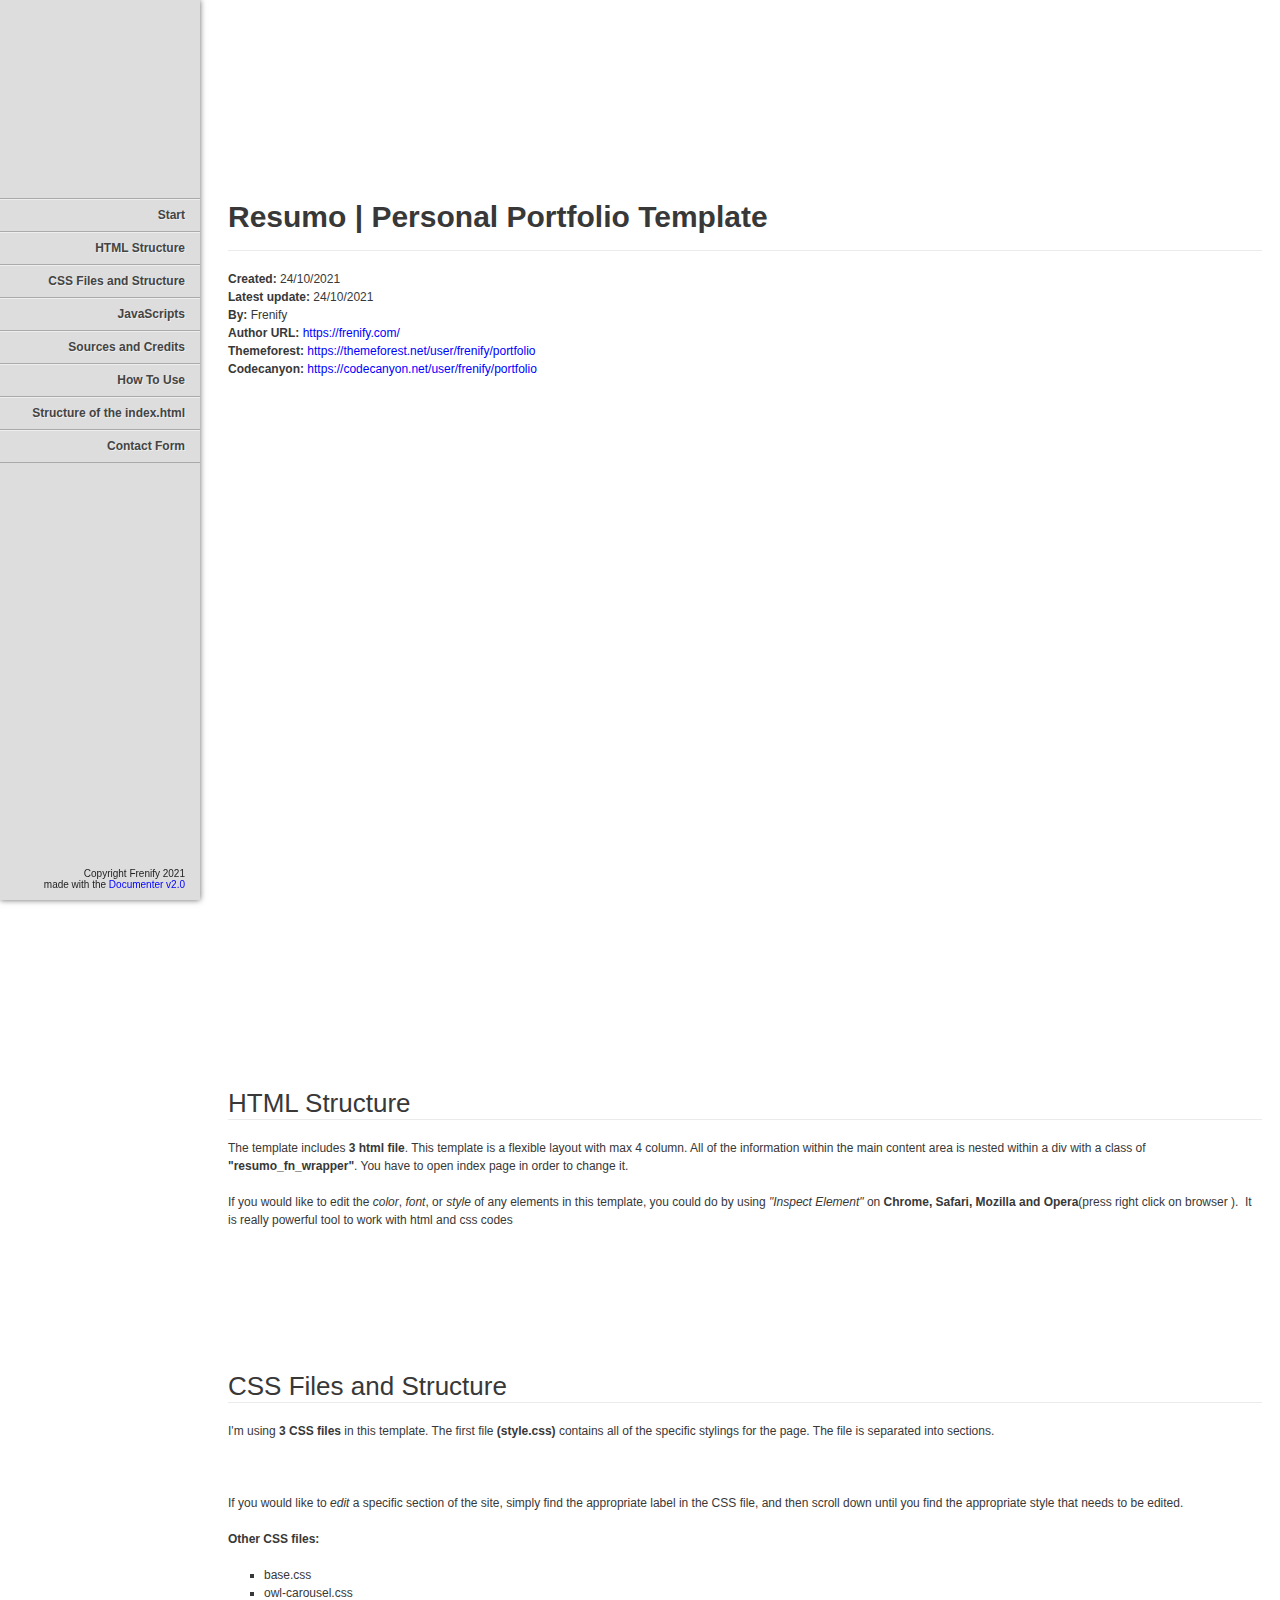
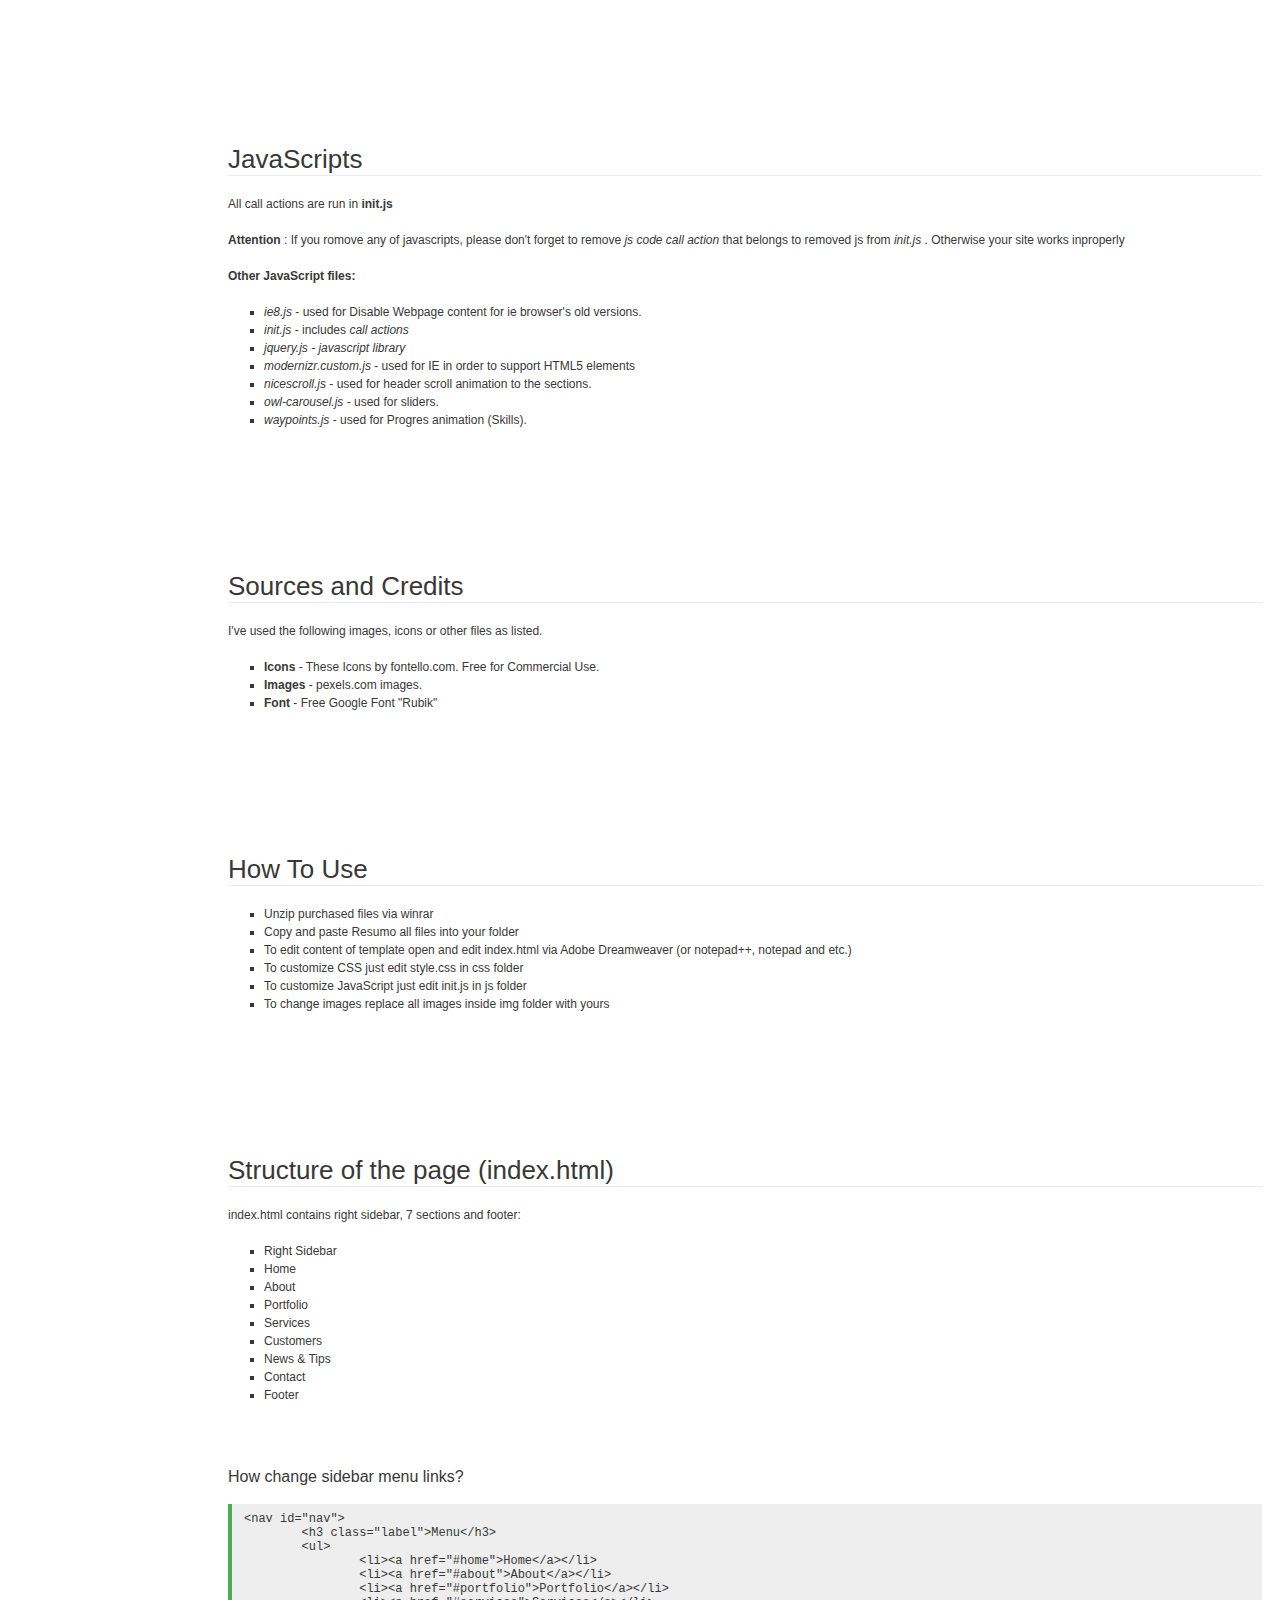
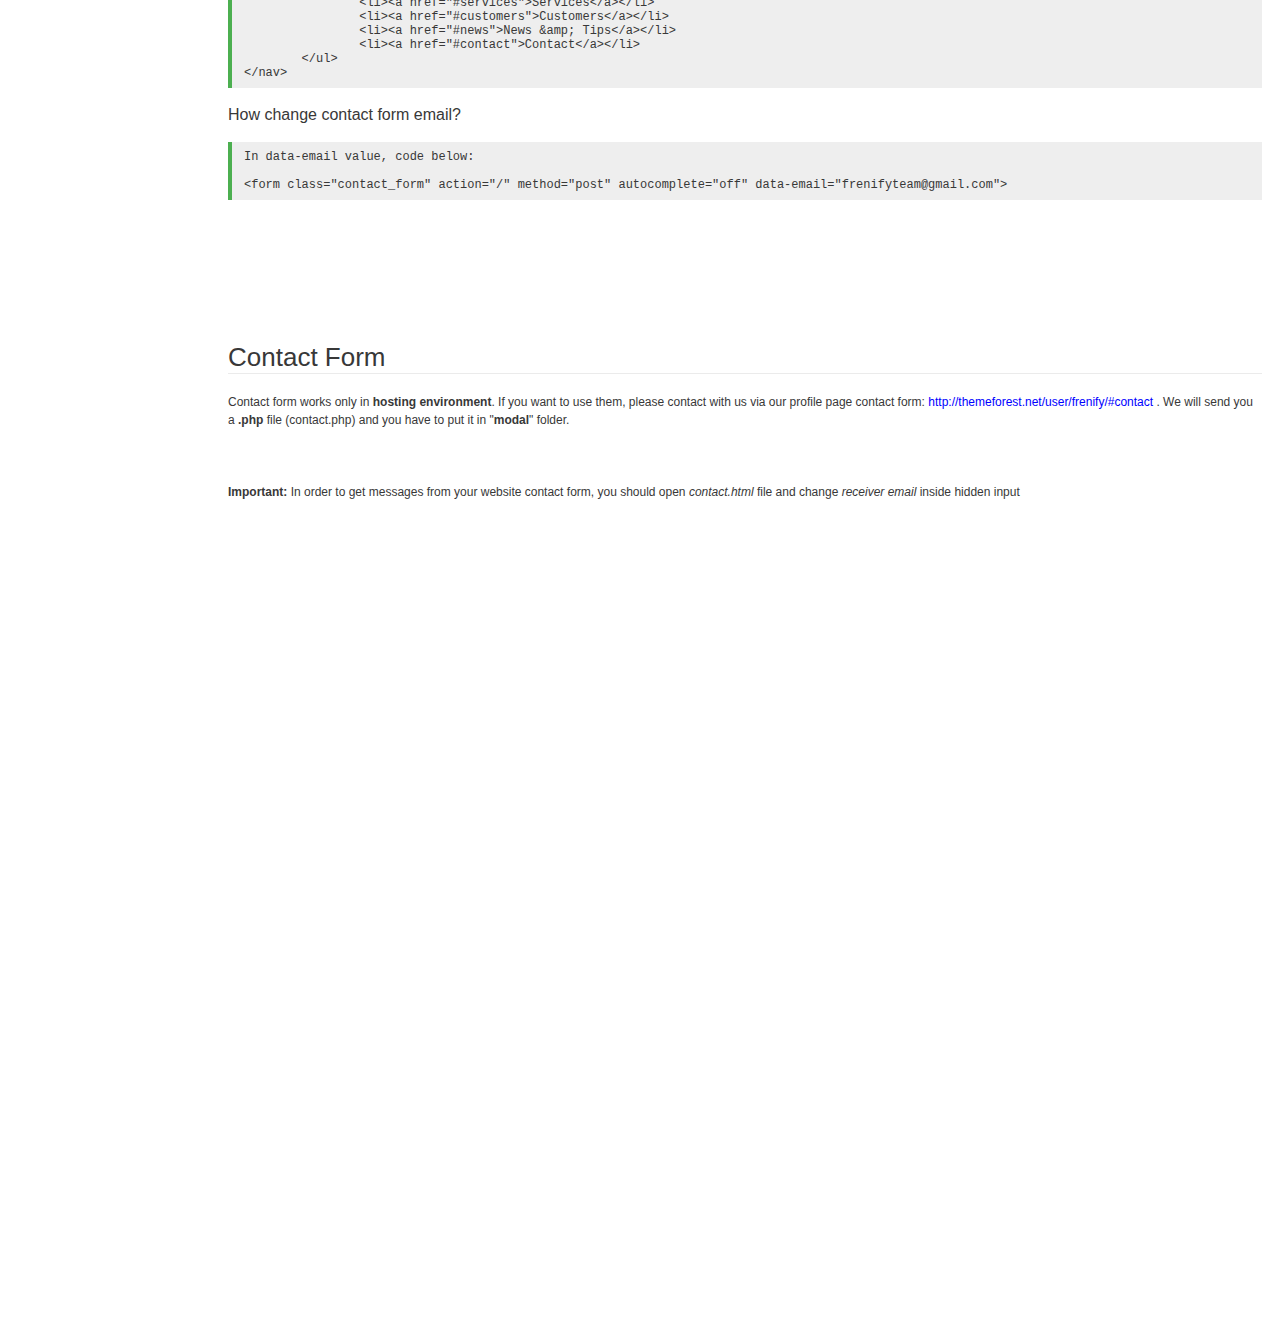
<file: mainpack/documentation/index.html>
<!doctype html>  
<!--[if IE 6 ]><html lang="en-us" class="ie6"> <![endif]-->
<!--[if IE 7 ]><html lang="en-us" class="ie7"> <![endif]-->
<!--[if IE 8 ]><html lang="en-us" class="ie8"> <![endif]-->
<!--[if (gt IE 7)|!(IE)]><!-->
<html lang="en-us"><!--<![endif]-->
<head>
	<meta charset="utf-8">
	
	<title>Resumo - Documentation</title>
	
	<meta name="description" content="Thank you for purchasing my template. If you have any questions that are beyond the scope of this help file, please feel free to contact with me via my profile page contact form on themeforest.net. Thanks so much!">
	<meta name="author" content="frenify">
	<meta name="copyright" content="frenify">
	<meta name="generator" content="Documenter v2.0 http://rxa.li/documenter">
	<meta name="date" content="2015-01-07T00:00:00+01:00">
	
	<link rel="stylesheet" href="assets/css/documenter_style.css" media="all">
	
	
	
	<script src="assets/js/jquery.js"></script>
	
	<script src="assets/js/jquery.scrollTo.js"></script>
	<script src="assets/js/jquery.easing.js"></script>
	
	<script>document.createElement('section');var duration='500',easing='swing';</script>
	<script src="assets/js/script.js"></script>
	
	<style>
		html{background-color:#FFFFFF;color:#383838;}
		::-moz-selection{background:#444444;color:#DDDDDD;}
		::selection{background:#444444;color:#DDDDDD;}
		#documenter_sidebar #documenter_logo{background-image:url();}
		a{color:#0000FF;}
		.btn {
			border-radius:3px;
		}
		.btn-primary {
			  background-image: -moz-linear-gradient(top, #0088CC, #0044CC);
			  background-image: -ms-linear-gradient(top, #0088CC, #0044CC);
			  background-image: -webkit-gradient(linear, 0 0, 0 0088CC%, from(#DDDDDD), to(#0044CC));
			  background-image: -webkit-linear-gradient(top, #0088CC, #0044CC);
			  background-image: -o-linear-gradient(top, #0088CC, #0044CC);
			  background-image: linear-gradient(top, #0088CC, #0044CC);
			  filter: progid:DXImageTransform.Microsoft.gradient(startColorstr='#0088CC', endColorstr='#0044CC', GradientType=0);
			  border-color: #0044CC #0044CC #bfbfbf;
			  color:#FFFFFF;
		}
		.btn-primary:hover,
		.btn-primary:active,
		.btn-primary.active,
		.btn-primary.disabled,
		.btn-primary[disabled] {
		  border-color: #0088CC #0088CC #bfbfbf;
		  background-color: #0044CC;
		}
		hr{border-top:1px solid #EBEBEB;border-bottom:1px solid #FFFFFF;}
		#documenter_sidebar, #documenter_sidebar ul a{background-color:#DDDDDD;color:#222222;}
		#documenter_sidebar ul a{-webkit-text-shadow:1px 1px 0px #EEEEEE;-moz-text-shadow:1px 1px 0px #EEEEEE;text-shadow:1px 1px 0px #EEEEEE;}
		#documenter_sidebar ul{border-top:1px solid #AAAAAA;}
		#documenter_sidebar ul a{border-top:1px solid #EEEEEE;border-bottom:1px solid #AAAAAA;color:#444444;}
		#documenter_sidebar ul a:hover{background:#444444;color:#DDDDDD;border-top:1px solid #444444;}
		#documenter_sidebar ul a.current{background:#444444;color:#DDDDDD;border-top:1px solid #444444;}
		#documenter_copyright{display:block !important;visibility:visible !important;}
	</style>
	
</head>
<body class="documenter-project-photobuddy">
	<div id="documenter_sidebar">
		<a href="#documenter_cover" id="documenter_logo"></a>
		<ul id="documenter_nav">
			<li><a class="current" href="#documenter_cover">Start</a></li>
				
			<li><a href="#html_structure" title="HTML Structure ">HTML Structure </a></li>
			<li><a href="#css_files_and_structure" title="CSS Files and Structure ">CSS Files and Structure </a></li>
			<li><a href="#javascripts" title="JavaScripts">JavaScripts</a></li>
			<li><a href="#sources_and_credits" title="Sources and Credits">Sources and Credits</a></li>
			<li><a href="#how_to_use" title="How to use">How To Use</a></li>
			<li><a href="#html_structuree" title="Structure of the page">Structure of the index.html</a></li>
			<li><a href="#contact_form_reservation_form" title="Contact Form">Contact Form</a></li>

		</ul>
		<div id="documenter_copyright">Copyright Frenify 2021<br>
		made with the <a href="http://rxa.li/documenter">Documenter v2.0</a> 
		</div>
	</div>
	<div id="documenter_content">
	<section id="documenter_cover">
	<h1>Resumo | Personal Portfolio Template</h1>
	
	<div id="documenter_buttons">
		
	</div>
	<hr>
	<ul>
		<li><b>Created:</b> 24/10/2021</li>
		<li><b>Latest update:</b> 24/10/2021</li>
		<li><b>By:</b> Frenify</li>
		<li><b>Author URL:</b> <a href="https://frenify.com/" target="_blank">https://frenify.com/</a></li>
		<li><b>Themeforest:</b> <a href="https://themeforest.net/user/frenify/portfolio" target="_blank">https://themeforest.net/user/frenify/portfolio</a></li>
		<li><b>Codecanyon:</b> <a href="https://codecanyon.net/user/frenify/portfolio" target="_blank">https://codecanyon.net/user/frenify/portfolio</a></li>

	</ul>
	<p></p>
	</section>
	
	<section id="html_structure">
	<div class="page-header"><h3>HTML Structure </h3><hr class="notop"></div>
<div class="desc" style="display: block;">
	<p>
		The template includes <strong>3 html file</strong>. This template is a flexible layout with max 4 column. All of the information within the main content area is nested within a div with a class of <strong>&quot;resumo_fn_wrapper&quot;</strong>. You have to open index page in order to change it.</p>
	<p>
		If you would like to edit the <em>color</em>, <em>font</em>, or <em>style</em> of any elements in this template, you could do by using <em>&quot;Inspect Element&quot;</em> on <strong>Chrome, Safari, </strong><strong>Mozilla</strong><strong> and Opera</strong>(press right click on browser ).&nbsp; It is really powerful tool to work with html and css codes</p>
</div>
<p>&nbsp;
	</p>
</section>
<section id="css_files_and_structure">
	<div class="page-header"><h3>CSS Files and Structure </h3><hr class="notop"></div>
<div class="desc" style="display: block;">
	<p>
		I&#39;m using <strong>3 CSS files</strong> in this template. The first file <strong>(style.css)</strong> contains all of the specific stylings for the page. The file is separated into sections.</p>
	<p>&nbsp;
		</p>
	<p>
		If you would like to <em>edit</em> a specific section of the site, simply find the appropriate label in the CSS file, and then scroll down until you find the appropriate style that needs to be edited.</p>
	<p>
		<strong>Other CSS files:</strong></p>
	<ul>
		<li>base.css</li>
		<li>owl-carousel.css</li>
	</ul>
</div>
<p>&nbsp;
	</p>
</section>
<section id="javascripts">
	<div class="page-header"><h3>JavaScripts</h3><hr class="notop"></div>
<div class="desc" style="display: block;">
	<p>
		All call actions are run in <strong>init.js</strong></p>
	<p>
		<strong>Attention</strong> : If you romove any of javascripts, please don&#39;t forget to remove <em>js code call action</em> that belongs to removed js from <em>init.js</em> . Otherwise your site works inproperly</p>
	<p>
		<strong>Other JavaScript files:</strong></p>
	<ul>
		<li>
			<em>ie8.js</em> - used for Disable Webpage content for ie browser's old versions.</li>
		<li>
			<em>init.js</em> - includes <em>call actions</em></li>
        <li>
			<em>jquery.js - javascript library</em></li>
        <li>
			<em>modernizr.custom.js</em> - used for IE in order to support HTML5 elements</li>
        <li>
			<em>nicescroll.js</em> - used for header scroll animation to the sections.</li>
        <li>
			<em>owl-carousel.js</em> - used for sliders.</li>
        <li>
			<em>waypoints.js</em> - used for Progres animation (Skills).</li>
	</ul>
</div>
<p>&nbsp;
	</p>
</section>
<section id="sources_and_credits">
	<div class="page-header"><h3>Sources and Credits</h3><hr class="notop"></div>
<div class="desc" style="display: block;">
	<p>
		I&#39;ve used the following images, icons or other files as listed.</p>
	<ul>
		<li>
			<strong>Icons</strong> - These Icons by fontello.com. Free for Commercial Use.</li>
		<li>
			<strong>Images</strong> - pexels.com images.</li>
		<li>
			<strong>Font</strong> - Free Google Font &quot;Rubik&quot;</li>
	</ul>
</div>
<p>&nbsp;
	</p>
</section>
<section id="how_to_use">
	<div class="page-header"><h3>How To Use</h3><hr class="notop"></div>
<div class="desc" style="display: block;">
	<ul>
		<li>Unzip purchased files via winrar</li>
		<li>Copy and paste Resumo all files into your folder</li>
		<li>To edit content of template open and edit index.html via Adobe Dreamweaver (or notepad++, notepad and etc.)</li>
		<li>To customize CSS just edit style.css in css folder</li>
		<li>To customize JavaScript just edit init.js in js folder</li>
		<li>To change images replace all images inside img folder with yours</li>
	</ul>
</div>
<p>&nbsp;
	</p>
</section>
<section id="html_structuree">
	<div class="page-header"><h3>Structure of the page (index.html) </h3><hr class="notop"></div>
<div class="desc" style="display: block;">
	<p>index.html contains right sidebar, 7 sections and footer:</p>
	<ul>
		<li>Right Sidebar</li>
		<li>Home</li>
		<li>About</li>
		<li>Portfolio</li>
		<li>Services</li>
		<li>Customers</li>
		<li>News &amp; Tips</li>
		<li>Contact</li>
		<li>Footer</li>
	</ul>
	
	<br />
	<br />
	
	<h5>How change sidebar menu links?</h5>
	
<pre>
&lt;nav id=&quot;nav&quot;&gt;
	&lt;h3 class=&quot;label&quot;&gt;Menu&lt;/h3&gt;
	&lt;ul&gt;
		&lt;li&gt;&lt;a href=&quot;#home&quot;&gt;Home&lt;/a&gt;&lt;/li&gt;
		&lt;li&gt;&lt;a href=&quot;#about&quot;&gt;About&lt;/a&gt;&lt;/li&gt;
		&lt;li&gt;&lt;a href=&quot;#portfolio&quot;&gt;Portfolio&lt;/a&gt;&lt;/li&gt;
		&lt;li&gt;&lt;a href=&quot;#services&quot;&gt;Services&lt;/a&gt;&lt;/li&gt;
		&lt;li&gt;&lt;a href=&quot;#customers&quot;&gt;Customers&lt;/a&gt;&lt;/li&gt;
		&lt;li&gt;&lt;a href=&quot;#news&quot;&gt;News &amp;amp; Tips&lt;/a&gt;&lt;/li&gt;
		&lt;li&gt;&lt;a href=&quot;#contact&quot;&gt;Contact&lt;/a&gt;&lt;/li&gt;
	&lt;/ul&gt;
&lt;/nav&gt;
</pre>
	
	<h5>How change contact form email?</h5>
	
<pre>
In data-email value, code below:

&lt;form class=&quot;contact_form&quot; action=&quot;/&quot; method=&quot;post&quot; autocomplete=&quot;off&quot; data-email=&quot;frenifyteam@gmail.com&quot;&gt;
</pre>
	
</div>
<p>&nbsp;
	</p>
</section>
<section id="contact_form_reservation_form">
	<div class="page-header"><h3>Contact Form</h3><hr class="notop"></div>
<p>
	Contact form works only in <strong>hosting environment</strong>. If you want to use them, please contact with us via our profile page contact form: <a href="http://themeforest.net/user/frenify/#contact" target="_blank">http://themeforest.net/user/frenify/#contact</a> . We will send you a <strong>.php</strong> file (contact.php) and you have to put it in &quot;<strong>modal</strong>&quot; folder.</p>
<p>&nbsp;
	</p>
<p>
	<strong>Important:</strong> In order to get messages from your website contact form, you should open <em>contact.html</em> file and change <em>receiver email</em> inside hidden input</p>
</section>

	</div>
</body>
</html>
</file>
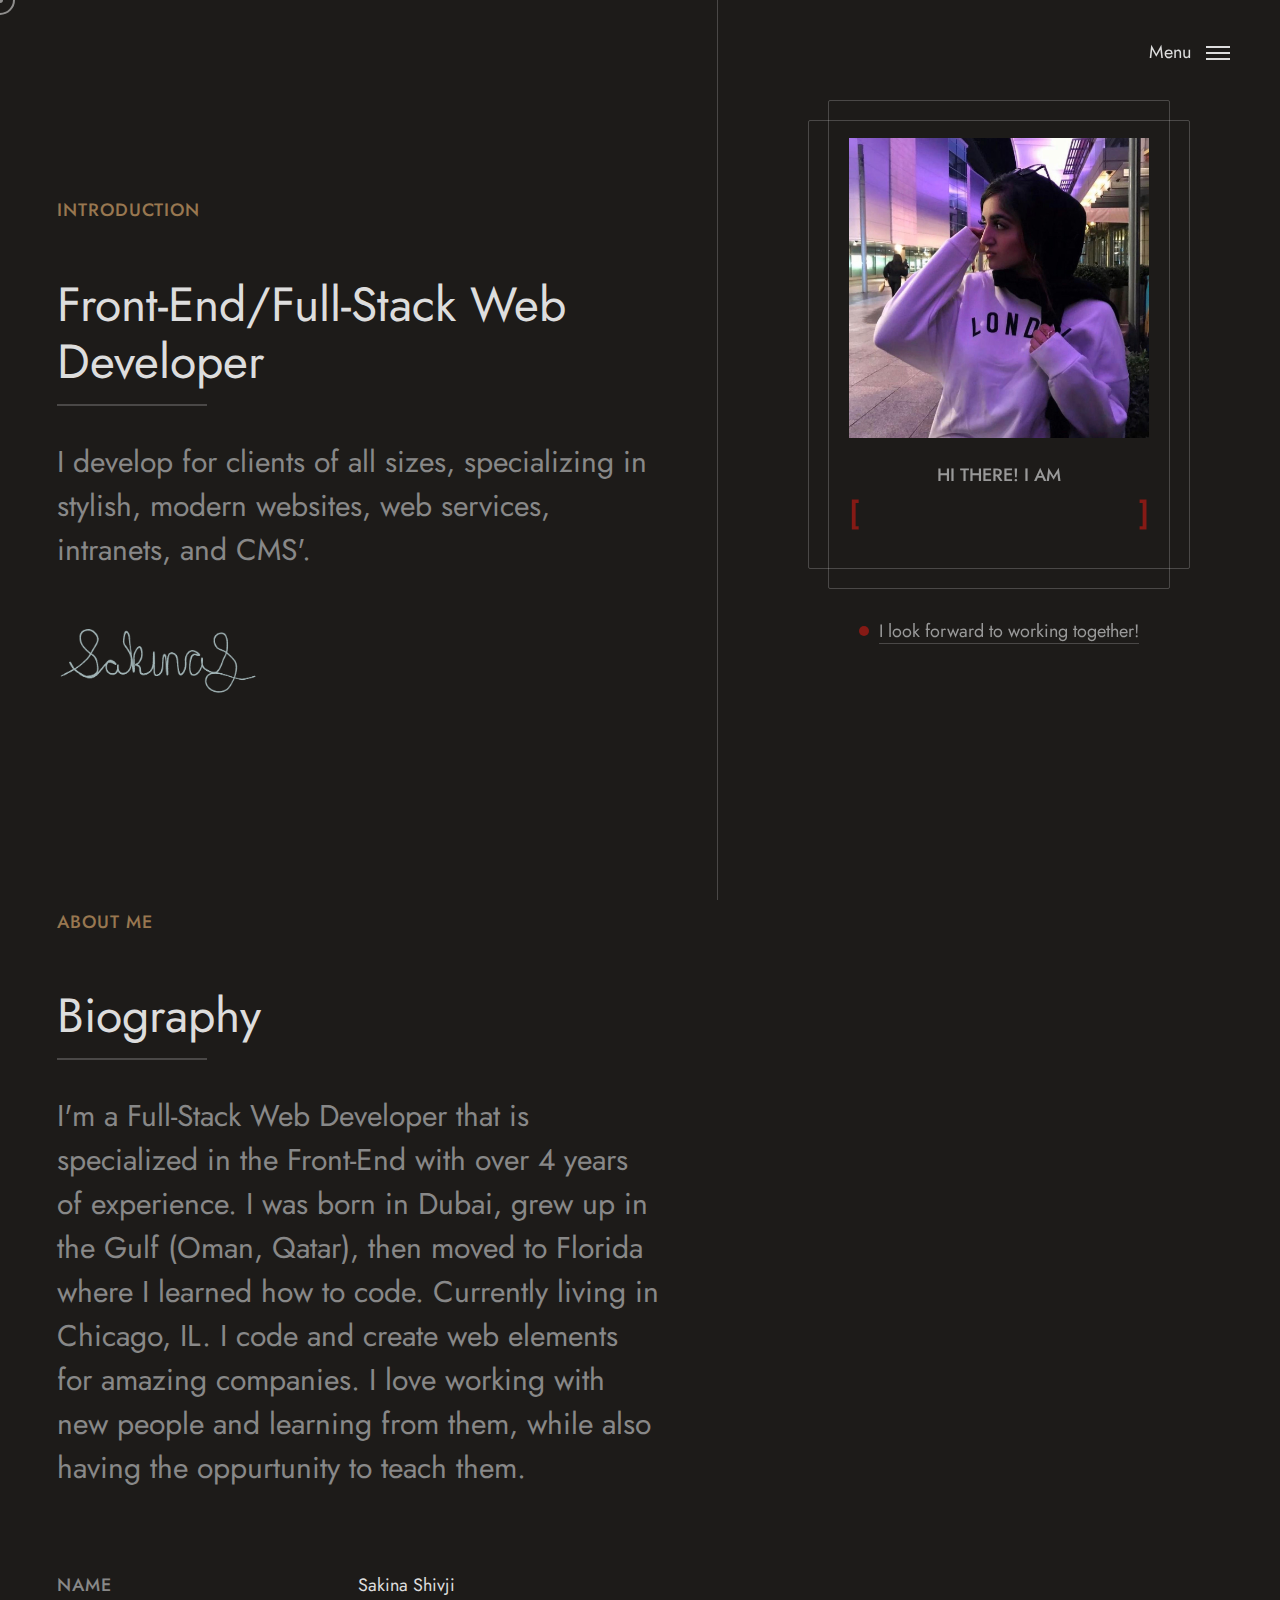
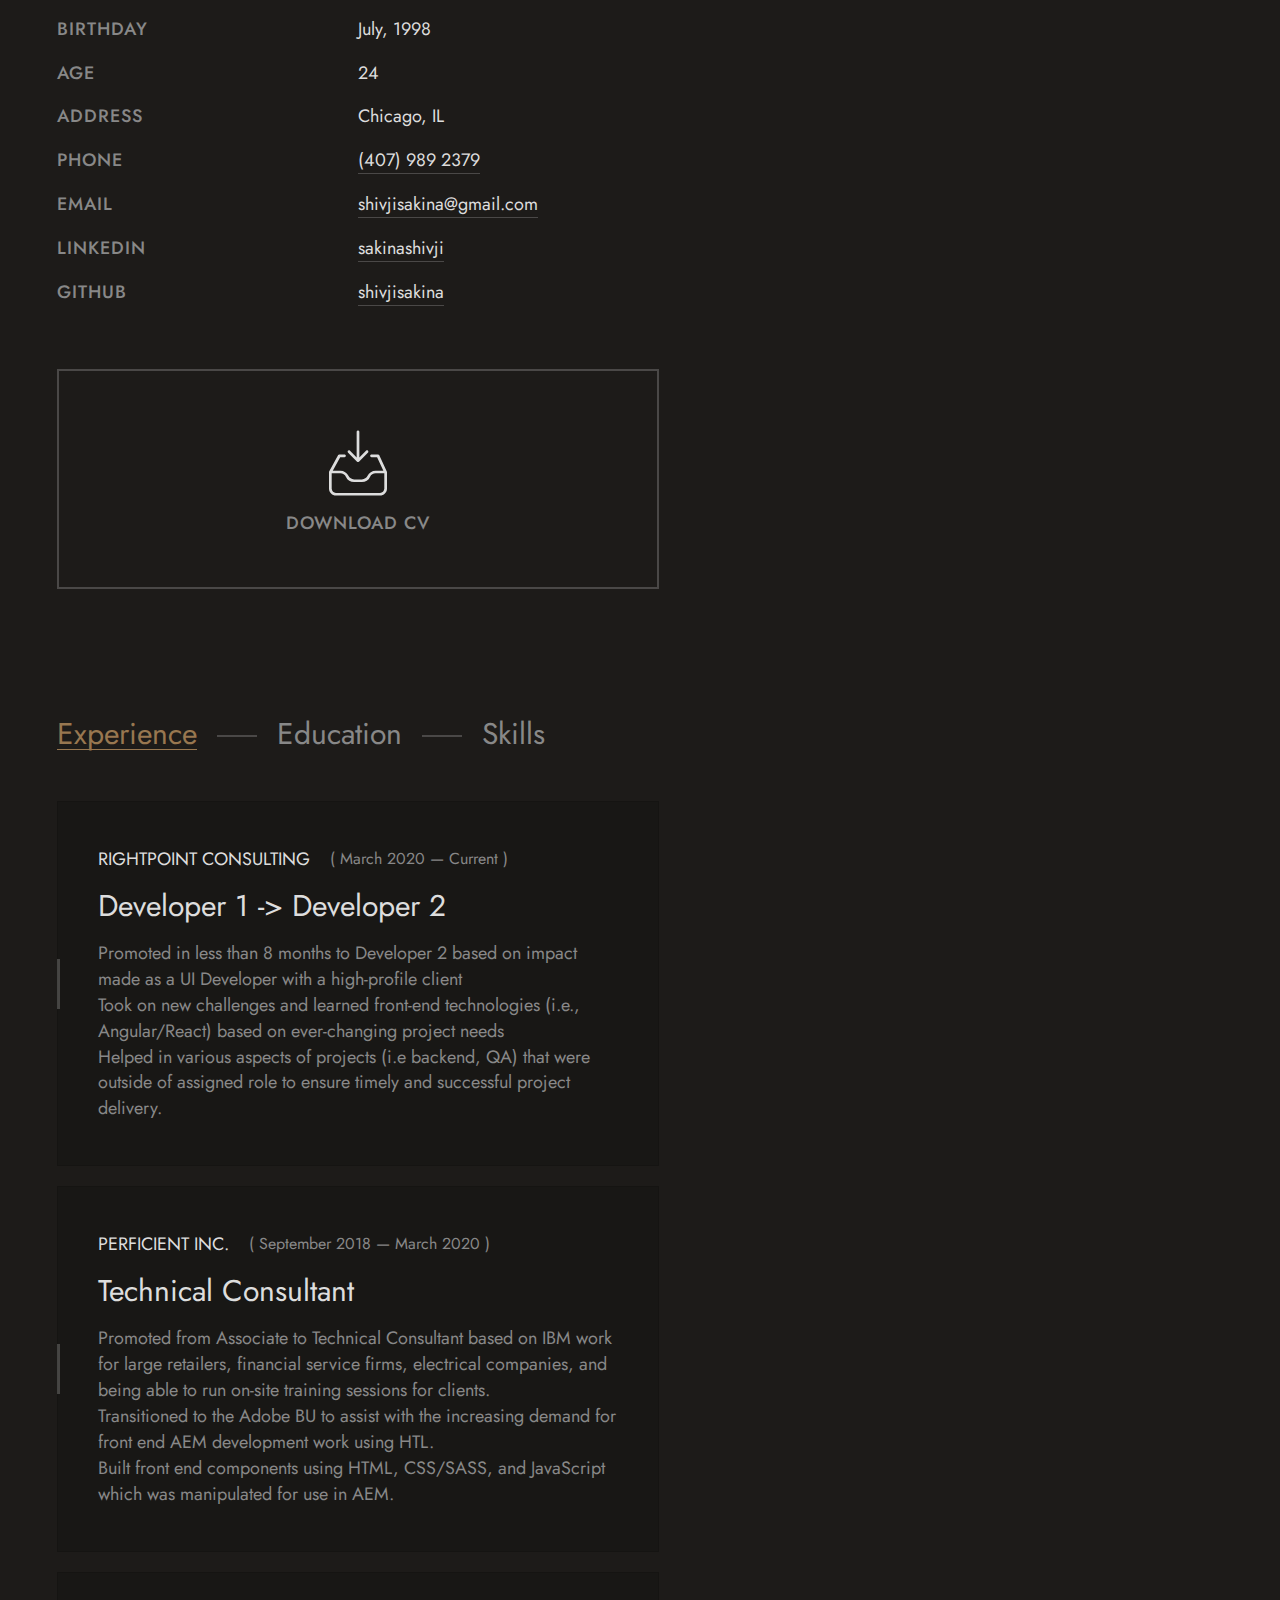
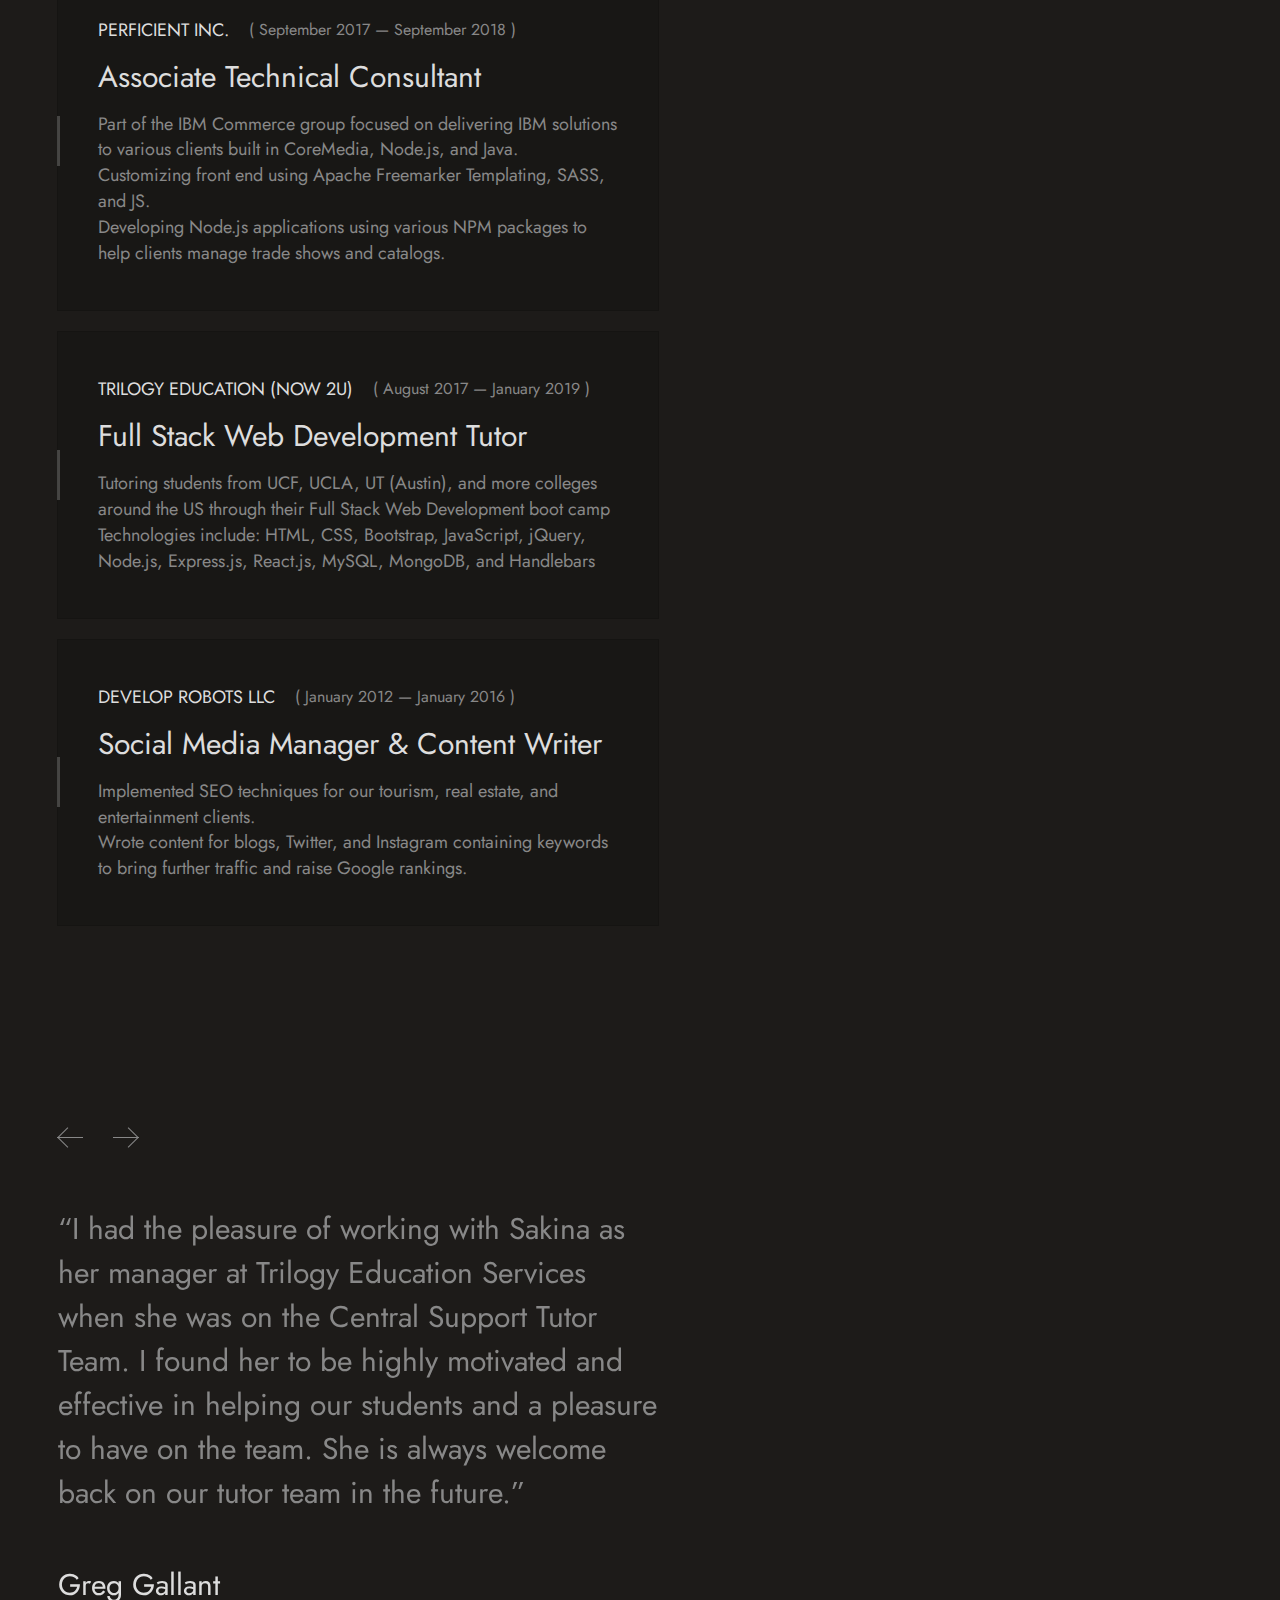
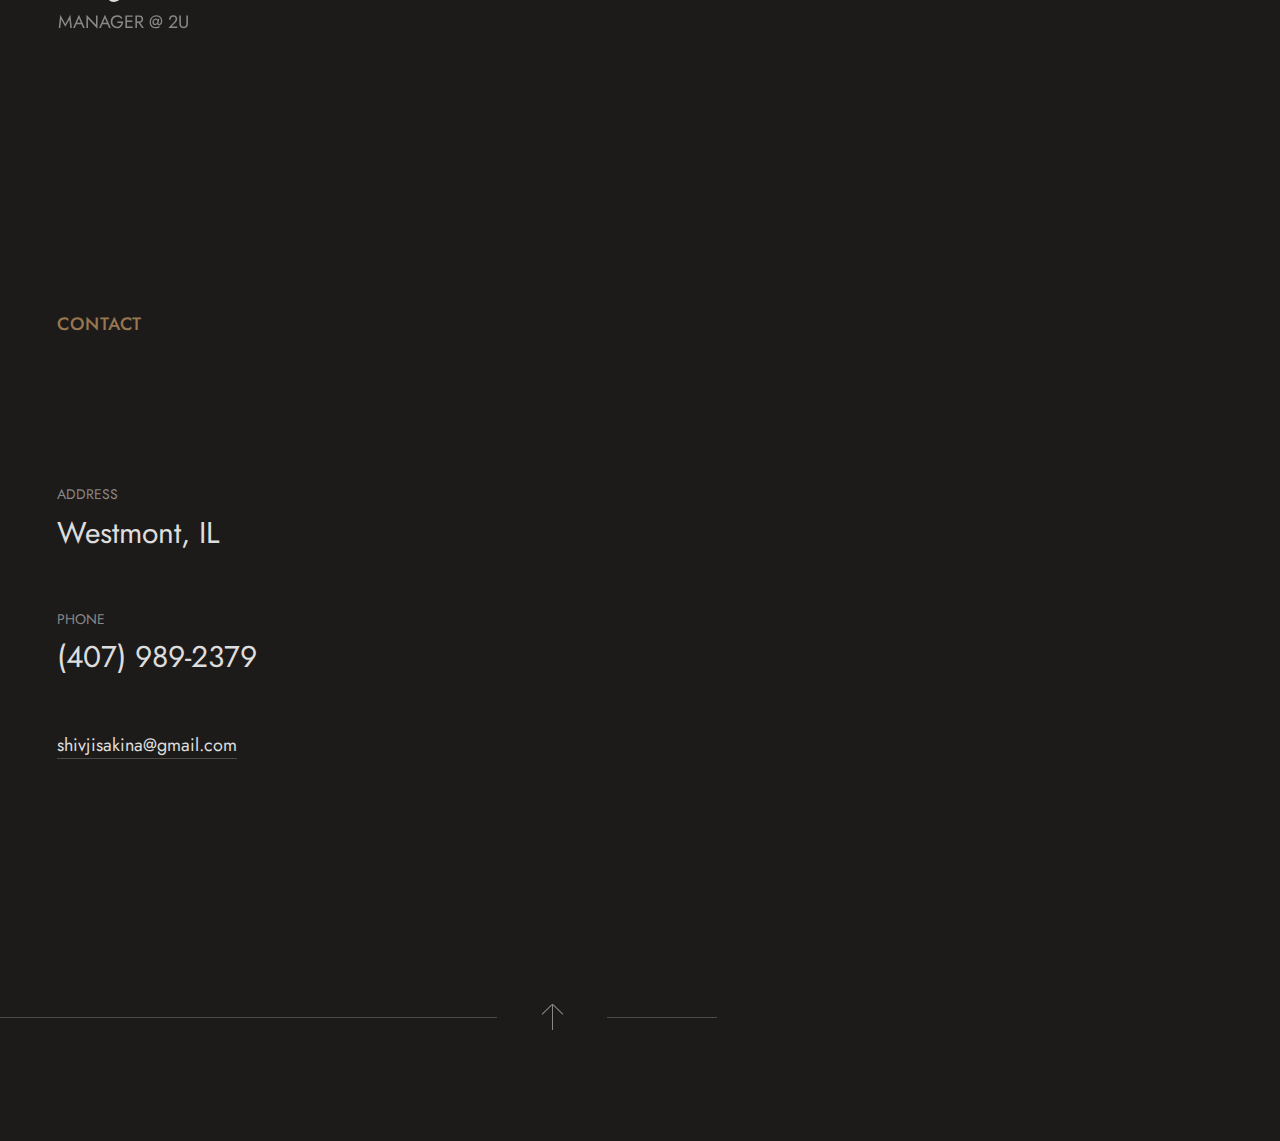
<file: mainpack/html/index.html>
<!DOCTYPE html>
<!--[if lt IE 7]><html class="ie ie6" lang="en"> <![endif]-->
<!--[if IE 7]><html class="ie ie7" lang="en"> <![endif]-->
<!--[if IE 8]><html class="ie ie8" lang="en"> <![endif]-->
<!--[if (gte IE 9)|!(IE)]><!-->
<html lang="en">
  <!--<![endif]-->

  <head>
    <meta http-equiv="Content-Type" content="text/html; charset=utf-8" />

    <meta
      name="viewport"
      content="width=device-width, initial-scale=1, maximum-scale=1"
    />

    <title>Sakina Shivji</title>

    <!-- Google Fonts -->
    <link rel="preconnect" href="https://fonts.googleapis.com" />
    <link rel="preconnect" href="https://fonts.gstatic.com" crossorigin />
    <link
      href="https://fonts.googleapis.com/css2?family=Jost:ital,wght@0,100;0,200;0,300;0,400;0,500;0,600;0,700;0,800;0,900;1,100;1,200;1,300;1,400;1,500;1,600;1,700;1,800;1,900&display=swap"
      rel="stylesheet"
    />
    <!-- /Google Fonts -->

    <!-- Styles -->
    <link type="text/css" rel="stylesheet" href="css/base.css?ver=3" />
    <link type="text/css" rel="stylesheet" href="css/owl-carousel.css?ver=3" />
    <link type="text/css" rel="stylesheet" href="css/style.css?ver=3" />
    <!--[if lt IE 9]>
      <script src="js/modernizr.custom.js?ver=3"></script>
    <![endif]-->
    <!-- /Styles -->
  </head>

  <body>
    <!-- Wrapper All -->
    <div class="resumo_fn_wrapper">
      <!-- MODALBOX -->
      <div class="resumo_fn_modalbox">
        <a class="extra_closer" href="#"></a>
        <div class="box_inner">
          <a class="closer" href="#"><span></span></a>
          <div class="modal_content">
            <div class="modal_in">
              <!-- Content comes from JS -->
            </div>

            <div class="fn__nav" data-from="" data-index="">
              <a href="#" class="prev">
                <span class="text">Prev</span>
                <span class="arrow_wrapper"><span class="arrow"></span></span>
              </a>
              <a href="#" class="next">
                <span class="text">Next</span>
                <span class="arrow_wrapper"><span class="arrow"></span></span>
              </a>
            </div>
          </div>
        </div>
      </div>
      <!-- /MODALBOX -->

      <div class="resumo_fn_content">
        <!-- Main Left Part -->
        <div class="resumo_fn_left">
          <!-- Page -->
          <div class="resumo_fn_page">
            <!-- Home Section -->
            <section id="home">
              <div class="container">
                <div class="roww">
                  <!-- Main Title -->
                  <div class="resumo_fn_main_title">
                    <h3 class="subtitle">Introduction</h3>
                    <h3 class="title">Front-End/Full-Stack Web Developer</h3>
                    <p class="desc">
                      I develop for clients of all sizes, specializing in
                      stylish, modern websites, web services, intranets, and
                      CMS'.
                    </p>
                    <img src="img/signature.png" alt="" width="200px" />
                  </div>
                  <!-- /Main Title -->
                </div>
              </div>
            </section>
            <!-- /Home Section -->

            <!-- About Section -->
            <section id="about">
              <div class="container">
                <div class="roww">
                  <!-- Main Title -->
                  <div class="resumo_fn_main_title">
                    <h3 class="subtitle">About Me</h3>
                    <h3 class="title">Biography</h3>
                    <p class="desc">
                      I'm a Full-Stack Web Developer that is specialized in the
                      Front-End with over 4 years of experience. I was born in
                      Dubai, grew up in the Gulf (Oman, Qatar), then moved to
                      Florida where I learned how to code. Currently living in
                      Chicago, IL. I code and create web elements for amazing
                      companies. I love working with new people and learning
                      from them, while also having the oppurtunity to teach
                      them.
                    </p>
                  </div>
                  <!-- /Main Title -->

                  <!-- About Information -->
                  <div class="resumo_fn_about_info">
                    <div class="about_left">
                      <table>
                        <tr>
                          <th>Name</th>
                          <th>Sakina Shivji</th>
                        </tr>
                        <tr>
                          <th>Birthday</th>
                          <th>July, 1998</th>
                        </tr>
                        <tr>
                          <th>Age</th>
                          <th>24</th>
                        </tr>
                        <tr>
                          <th>Address</th>
                          <th>Chicago, IL</th>
                        </tr>
                        <tr>
                          <th>Phone</th>
                          <th>
                            <a href="tel:+14079892379">(407) 989 2379</a>
                          </th>
                        </tr>
                        <tr>
                          <th>Email</th>
                          <th>
                            <a href="mailto:shivjisakina@gmail.com">
                              shivjisakina@gmail.com
                            </a>
                          </th>
                        </tr>
                        <tr>
                          <th>LinkedIn</th>
                          <th>
                            <a href="https://www.linkedin.com/in/sakinashivji/"
                              >sakinashivji</a
                            >
                          </th>
                        </tr>
                        <tr>
                          <th>GitHub</th>
                          <th>
                            <a href="https://github.com/shivjisakina"
                              >shivjisakina</a
                            >
                          </th>
                        </tr>
                      </table>
                    </div>
                    <div class="about_right">
                      <!-- Download CV Button -->
                      <div class="resumo_fn_cv_btn">
                        <a href="img/resume.pdf" download="SakinaShivjiResume">
                          <span class="icon">
                            <img src="svg/inbox.svg" alt="" class="fn__svg" />
                            <img
                              src="svg/arrow.svg"
                              alt=""
                              class="fn__svg arrow"
                            />
                          </span>
                          <span>Download CV</span>
                        </a>
                      </div>
                      <!-- /Download CV Button -->
                    </div>
                  </div>
                  <!-- /About Information -->

                  <!-- Tabs Shortcode -->
                  <div class="resumo_fn_tabs">
                    <!-- Tab: Header -->
                    <div class="tab_header">
                      <ul>
                        <li class="active"><a href="#tab1">Experience</a></li>
                        <li><a href="#tab2">Education</a></li>
                        <li><a href="#tab3">Skills</a></li>
                      </ul>
                    </div>
                    <!-- /Tab: Header -->

                    <!-- Tab: Content -->
                    <div class="tab_content">
                      <!-- #1 tab content -->
                      <div id="tab1" class="tab_item active">
                        <!-- Boxed List -->
                        <div class="resumo_fn_boxed_list">
                          <ul>
                            <li>
                              <div class="item">
                                <div class="item_top">
                                  <h5>Rightpoint Consulting</h5>
                                  <span>( March 2020 — Current )</span>
                                </div>
                                <h3>Developer 1 -> Developer 2</h3>
                                <p>
                                  Promoted in less than 8 months to Developer 2
                                  based on impact made as a UI Developer with a
                                  high-profile client
                                </p>
                                <p>
                                  Took on new challenges and learned front-end
                                  technologies (i.e., Angular/React) based on
                                  ever-changing project needs
                                </p>
                                <p>
                                  Helped in various aspects of projects (i.e
                                  backend, QA) that were outside of assigned
                                  role to ensure timely and successful project
                                  delivery.
                                </p>
                              </div>
                            </li>
                            <li>
                              <div class="item">
                                <div class="item_top">
                                  <h5>Perficient Inc.</h5>
                                  <span>( September 2018 — March 2020 )</span>
                                </div>
                                <h3>Technical Consultant</h3>
                                <p>
                                  Promoted from Associate to Technical
                                  Consultant based on IBM work for large
                                  retailers, financial service firms, electrical
                                  companies, and being able to run on-site
                                  training sessions for clients.
                                </p>
                                <p>
                                  Transitioned to the Adobe BU to assist with
                                  the increasing demand for front end AEM
                                  development work using HTL.
                                </p>
                                <p>
                                  Built front end components using HTML,
                                  CSS/SASS, and JavaScript which was manipulated
                                  for use in AEM.
                                </p>
                              </div>
                            </li>
                            <li>
                              <div class="item">
                                <div class="item_top">
                                  <h5>Perficient Inc.</h5>
                                  <span
                                    >( September 2017 — September 2018 )</span
                                  >
                                </div>
                                <h3>Associate Technical Consultant</h3>
                                <p>
                                  Part of the IBM Commerce group focused on
                                  delivering IBM solutions to various clients
                                  built in CoreMedia, Node.js, and Java.
                                </p>
                                <p>
                                  Customizing front end using Apache Freemarker
                                  Templating, SASS, and JS.
                                </p>
                                <p>
                                  Developing Node.js applications using various
                                  NPM packages to help clients manage trade
                                  shows and catalogs.
                                </p>
                              </div>
                            </li>
                            <li>
                              <div class="item">
                                <div class="item_top">
                                  <h5>Trilogy Education (Now 2U)</h5>
                                  <span>( August 2017 — January 2019 )</span>
                                </div>
                                <h3>Full Stack Web Development Tutor</h3>
                                <p>
                                  Tutoring students from UCF, UCLA, UT (Austin),
                                  and more colleges around the US through their
                                  Full Stack Web Development boot camp
                                </p>
                                <p>
                                  Technologies include: HTML, CSS, Bootstrap,
                                  JavaScript, jQuery, Node.js, Express.js,
                                  React.js, MySQL, MongoDB, and Handlebars
                                </p>
                              </div>
                            </li>
                            <li>
                              <div class="item">
                                <div class="item_top">
                                  <h5>Develop Robots LLC</h5>
                                  <span>( January 2012 — January 2016 )</span>
                                </div>
                                <h3>Social Media Manager & Content Writer</h3>
                                <p>
                                  Implemented SEO techniques for our tourism,
                                  real estate, and entertainment clients.
                                </p>
                                <p>
                                  Wrote content for blogs, Twitter, and
                                  Instagram containing keywords to bring further
                                  traffic and raise Google rankings.
                                </p>
                              </div>
                            </li>
                          </ul>
                        </div>
                        <!-- /Boxed List -->
                      </div>
                      <!-- /#1 tab content -->

                      <!-- #2 tab content -->
                      <div id="tab2" class="tab_item">
                        <!-- Boxed List -->
                        <div class="resumo_fn_boxed_list">
                          <ul>
                            <li>
                              <div class="item">
                                <div class="item_top">
                                  <h5>College of Dupage</h5>
                                  <span>( March 2020 — 2023 )</span>
                                </div>
                                <h3>
                                  Associates of Science in Computer Science
                                </h3>
                              </div>
                            </li>
                            <li>
                              <div class="item">
                                <div class="item_top">
                                  <h5>IBM</h5>
                                  <span>( April 2018 )</span>
                                </div>
                                <h3>CoreMedia Certified FrontEnd Developer</h3>
                              </div>
                            </li>
                            <li>
                              <div class="item">
                                <div class="item_top">
                                  <h5>University of Central Florida</h5>
                                  <span>( August 2017 )</span>
                                </div>
                                <h3>
                                  <a
                                    href="https://www.credly.com/preserved-badge/14329524"
                                    target="_blank"
                                    >Full Stack Web Development (Certificate)</a
                                  >
                                </h3>
                                <p>
                                  Attended a Full Time Full Stack Bootcamp to
                                  learn browser-based technologies such as HTML,
                                  CSS, JavaScript, server-side development
                                  technologies including Express, MERN stack,
                                  and Security/Session Storage, databases such
                                  as MySQL and MongoDB, and deployment methods
                                  on Git and Heroku.
                                </p>
                              </div>
                            </li>
                          </ul>
                        </div>
                        <!-- /Boxed List -->
                      </div>
                      <!-- /#2 tab content -->

                      <!-- #3 tab content -->
                      <div id="tab3" class="tab_item">
                        <!-- Progress Bar -->
                        <div class="resumo_fn_progress_bar">
                          <div class="progress_item" data-value="95">
                            <div class="item_in">
                              <h3 className="progress_title">
                                HTML5, CSS3, SASS
                              </h3>
                              <span class="progress_percent"></span>
                              <div class="bg_wrap">
                                <div class="progress_bg"></div>
                              </div>
                            </div>
                          </div>

                          <div class="progress_item" data-value="91">
                            <div class="item_in">
                              <h3 class="progress_title">
                                Bootstrap, Material
                              </h3>
                              <span class="progress_percent"></span>
                              <div class="bg_wrap">
                                <div class="progress_bg"></div>
                              </div>
                            </div>
                          </div>

                          <div class="progress_item" data-value="92">
                            <div class="item_in">
                              <h3 class="progress_title">
                                Javascript Fundamentals
                              </h3>
                              <span class="progress_percent"></span>
                              <div class="bg_wrap">
                                <div class="progress_bg"></div>
                              </div>
                            </div>
                          </div>
                          <div class="progress_item" data-value="75">
                            <div class="item_in">
                              <h3 class="progress_title">
                                React, Typescript, Angular, jQuery, Node,
                                Express
                              </h3>
                              <span class="progress_percent"></span>
                              <div class="bg_wrap">
                                <div class="progress_bg"></div>
                              </div>
                            </div>
                          </div>
                          <div class="progress_item" data-value="90">
                            <div class="item_in">
                              <h3 class="progress_title">
                                Working with Design Tools (Figma, Zeplin)
                              </h3>
                              <span class="progress_percent"></span>
                              <div class="bg_wrap">
                                <div class="progress_bg"></div>
                              </div>
                            </div>
                          </div>
                          <div class="progress_item" data-value="70">
                            <div class="item_in">
                              <h3 class="progress_title">
                                Testing Frameworks: Jasmine, Chai, Nightmare
                              </h3>
                              <span class="progress_percent"></span>
                              <div class="bg_wrap">
                                <div class="progress_bg"></div>
                              </div>
                            </div>
                          </div>
                          <div class="progress_item" data-value="55">
                            <div class="item_in">
                              <h3 class="progress_title">MySQL, MongoDB</h3>
                              <span class="progress_percent"></span>
                              <div class="bg_wrap">
                                <div class="progress_bg"></div>
                              </div>
                            </div>
                          </div>
                        </div>
                        <!-- /Progress Bar -->

                        <!-- Description -->
                        <div class="resumo_fn_desc">
                          <p>
                            A creative developer with a love for well-written
                            code and constant learning oppurtunities.
                          </p>
                        </div>
                      </div>
                      <!-- /#2 tab content -->
                    </div>
                    <!-- /Tab: Content -->
                  </div>
                  <!-- /Tabs Shortcode -->
                </div>
              </div>
            </section>
            <!-- /About Section -->

            <!-- Portfolio Section -->
            <!-- <section id="portfolio">
              <div class="container">
                <div class="roww">
                  <div class="resumo_fn_main_title">
                    <div class="my__nav">
                      <a href="#" class="prev"><span></span></a>
                      <a href="#" class="next"><span></span></a>
                    </div>
                    <h3 class="subtitle">Portfolio</h3>
                    <h3 class="title">Featured Projects</h3>
                  </div>
                </div>
              </div>

              <div class="container noright">
                <div class="roww">
                  <div
                    class="owl-carousel modal_items"
                    data-from="portfolio"
                    data-count="5"
                  >
                    <div class="item modal_item" data-index="1">
                      <div class="img_holder">
                        <img src="img/thumb/square.jpg" alt="" />
                        <div
                          class="abs_img"
                          data-bg-img="img/portfolio/1.jpg"
                        ></div>
                      </div>
                      <div class="title_holder">
                        <p>illustration, design</p>
                        <h3><a href="#">Sweet Cherry</a></h3>
                      </div>
                      <div class="fn__hidden">
                        <p class="fn__cat">illustration, design</p>
                        <h3 class="fn__title">Sweet Cherry</h3>
                        <div class="img_holder">
                          <img src="img/thumb/square.jpg" alt="" />
                          <div
                            class="abs_img"
                            data-bg-img="img/portfolio/1.jpg"
                          ></div>
                        </div>
                        <p class="fn__desc">
                          Sed ornare tellus a odio bibendum, at tristique sapien
                          malesuada. Proin sagittis maximus accumsan. Class
                          aptent taciti sociosqu ad litora torquent per conubia
                          nostra, per inceptos himenaeos. Lorem ipsum dolor sit
                          amet, consectetur adipiscing elit. Quisque gravida
                          quam sit amet elit varius tempor. Pellentesque purus
                          eros, blandit eu mollis vel, commodo eget orci. Proin
                          vel hendrerit ex. Vivamus ut ex at nunc consectetur
                          efficitur ut quis est. Proin posuere orci eget
                          vulputate fringilla. Curabitur placerat massa eget
                          efficitur cursus. Sed sollicitudin rhoncus blandit.
                          Nam accumsan vestibulum enim. Sed rutrum eu leo
                          pellentesque lobortis. Integer ornare fringilla arcu,
                          eu mattis risus convallis in.
                        </p>
                        <p class="fn__desc">
                          Quisque dui metus, eleifend at enim ac, imperdiet
                          sagittis dolor. Vestibulum ipsum quam, feugiat non
                          velit sit amet, pulvinar varius nisl. Mauris
                          tristique, ipsum sit amet lacinia congue, mauris magna
                          tempus nibh, in mollis eros enim a tortor. Morbi enim
                          arcu, tristique vitae mi nec, hendrerit pharetra
                          metus. Phasellus id feugiat purus. In vel elit eu
                          lacus ultrices feugiat. Etiam at aliquet mi. Nunc sit
                          amet libero sit amet lectus pellentesque sagittis.
                          Curabitur blandit ante quis erat dapibus viverra.
                          Maecenas consequat pulvinar pulvinar. Donec in aliquam
                          arcu. Donec eu laoreet dolor. Ut nisi lectus, pulvinar
                          ac mattis quis, pretium ac nulla. Morbi sed ligula
                          ultrices, ornare mauris id, auctor arcu. Sed
                          pellentesque ex sed erat faucibus, ultrices vehicula
                          ex dapibus. Aenean venenatis metus eros, vel faucibus
                          lorem porttitor eu.
                        </p>
                        <p class="fn__desc">
                          Sed porttitor augue erat, vitae convallis odio viverra
                          id. In nec finibus elit. Nullam ac sodales nunc, vel
                          sagittis elit. Ut condimentum ex ipsum, eu ornare odio
                          aliquam eu. Ut iaculis eros quam, eu bibendum tellus
                          convallis quis. Donec sapien risus, consequat ut magna
                          nec, interdum porta nisl. Vivamus pulvinar hendrerit
                          finibus. Nunc molestie lacinia risus, id mattis nunc
                          euismod ac. Nam eu orci felis. Quisque ut elementum
                          quam. Vivamus pulvinar nisi nunc, ut faucibus turpis
                          tincidunt eget. Fusce nec ex quis odio laoreet
                          consequat. Duis faucibus metus id feugiat sodales. Sed
                          eu ligula eget quam ultricies tincidunt. Morbi sodales
                          nunc ultrices justo pellentesque, ac mattis mi
                          sagittis. Morbi ut consectetur neque.
                        </p>
                      </div>
                    </div>
                    <div class="item modal_item" data-index="2">
                      <div class="img_holder">
                        <img src="img/thumb/square.jpg" alt="" />
                        <div
                          class="abs_img"
                          data-bg-img="img/portfolio/2.jpg"
                        ></div>
                      </div>
                      <div class="title_holder">
                        <p>web, mobile, online</p>
                        <h3><a href="#">Delicious Fruit</a></h3>
                      </div>
                      <div class="fn__hidden">
                        <p class="fn__cat">web, mobile, online</p>
                        <h3 class="fn__title">Delicious Fruit</h3>
                        <div class="img_holder">
                          <img src="img/thumb/square.jpg" alt="" />
                          <div
                            class="abs_img"
                            data-bg-img="img/portfolio/2.jpg"
                          ></div>
                        </div>
                        <p class="fn__desc">
                          Sed ornare tellus a odio bibendum, at tristique sapien
                          malesuada. Proin sagittis maximus accumsan. Class
                          aptent taciti sociosqu ad litora torquent per conubia
                          nostra, per inceptos himenaeos. Lorem ipsum dolor sit
                          amet, consectetur adipiscing elit. Quisque gravida
                          quam sit amet elit varius tempor. Pellentesque purus
                          eros, blandit eu mollis vel, commodo eget orci. Proin
                          vel hendrerit ex. Vivamus ut ex at nunc consectetur
                          efficitur ut quis est. Proin posuere orci eget
                          vulputate fringilla. Curabitur placerat massa eget
                          efficitur cursus. Sed sollicitudin rhoncus blandit.
                          Nam accumsan vestibulum enim. Sed rutrum eu leo
                          pellentesque lobortis. Integer ornare fringilla arcu,
                          eu mattis risus convallis in.
                        </p>
                        <p class="fn__desc">
                          Quisque dui metus, eleifend at enim ac, imperdiet
                          sagittis dolor. Vestibulum ipsum quam, feugiat non
                          velit sit amet, pulvinar varius nisl. Mauris
                          tristique, ipsum sit amet lacinia congue, mauris magna
                          tempus nibh, in mollis eros enim a tortor. Morbi enim
                          arcu, tristique vitae mi nec, hendrerit pharetra
                          metus. Phasellus id feugiat purus. In vel elit eu
                          lacus ultrices feugiat. Etiam at aliquet mi. Nunc sit
                          amet libero sit amet lectus pellentesque sagittis.
                          Curabitur blandit ante quis erat dapibus viverra.
                          Maecenas consequat pulvinar pulvinar. Donec in aliquam
                          arcu. Donec eu laoreet dolor. Ut nisi lectus, pulvinar
                          ac mattis quis, pretium ac nulla. Morbi sed ligula
                          ultrices, ornare mauris id, auctor arcu. Sed
                          pellentesque ex sed erat faucibus, ultrices vehicula
                          ex dapibus. Aenean venenatis metus eros, vel faucibus
                          lorem porttitor eu.
                        </p>
                        <p class="fn__desc">
                          Sed porttitor augue erat, vitae convallis odio viverra
                          id. In nec finibus elit. Nullam ac sodales nunc, vel
                          sagittis elit. Ut condimentum ex ipsum, eu ornare odio
                          aliquam eu. Ut iaculis eros quam, eu bibendum tellus
                          convallis quis. Donec sapien risus, consequat ut magna
                          nec, interdum porta nisl. Vivamus pulvinar hendrerit
                          finibus. Nunc molestie lacinia risus, id mattis nunc
                          euismod ac. Nam eu orci felis. Quisque ut elementum
                          quam. Vivamus pulvinar nisi nunc, ut faucibus turpis
                          tincidunt eget. Fusce nec ex quis odio laoreet
                          consequat. Duis faucibus metus id feugiat sodales. Sed
                          eu ligula eget quam ultricies tincidunt. Morbi sodales
                          nunc ultrices justo pellentesque, ac mattis mi
                          sagittis. Morbi ut consectetur neque.
                        </p>
                      </div>
                    </div>
                    <div class="item modal_item" data-index="3">
                      <div class="img_holder">
                        <img src="img/thumb/square.jpg" alt="" />
                        <div
                          class="abs_img"
                          data-bg-img="img/portfolio/3.jpg"
                        ></div>
                      </div>
                      <div class="title_holder">
                        <p>design, vector</p>
                        <h3><a href="#">Blue Lemon</a></h3>
                      </div>
                      <div class="fn__hidden">
                        <p class="fn__cat">design, vector</p>
                        <h3 class="fn__title">Blue Lemon</h3>
                        <div class="img_holder">
                          <img src="img/thumb/square.jpg" alt="" />
                          <div
                            class="abs_img"
                            data-bg-img="img/portfolio/3.jpg"
                          ></div>
                        </div>
                        <p class="fn__desc">
                          Sed ornare tellus a odio bibendum, at tristique sapien
                          malesuada. Proin sagittis maximus accumsan. Class
                          aptent taciti sociosqu ad litora torquent per conubia
                          nostra, per inceptos himenaeos. Lorem ipsum dolor sit
                          amet, consectetur adipiscing elit. Quisque gravida
                          quam sit amet elit varius tempor. Pellentesque purus
                          eros, blandit eu mollis vel, commodo eget orci. Proin
                          vel hendrerit ex. Vivamus ut ex at nunc consectetur
                          efficitur ut quis est. Proin posuere orci eget
                          vulputate fringilla. Curabitur placerat massa eget
                          efficitur cursus. Sed sollicitudin rhoncus blandit.
                          Nam accumsan vestibulum enim. Sed rutrum eu leo
                          pellentesque lobortis. Integer ornare fringilla arcu,
                          eu mattis risus convallis in.
                        </p>
                        <p class="fn__desc">
                          Quisque dui metus, eleifend at enim ac, imperdiet
                          sagittis dolor. Vestibulum ipsum quam, feugiat non
                          velit sit amet, pulvinar varius nisl. Mauris
                          tristique, ipsum sit amet lacinia congue, mauris magna
                          tempus nibh, in mollis eros enim a tortor. Morbi enim
                          arcu, tristique vitae mi nec, hendrerit pharetra
                          metus. Phasellus id feugiat purus. In vel elit eu
                          lacus ultrices feugiat. Etiam at aliquet mi. Nunc sit
                          amet libero sit amet lectus pellentesque sagittis.
                          Curabitur blandit ante quis erat dapibus viverra.
                          Maecenas consequat pulvinar pulvinar. Donec in aliquam
                          arcu. Donec eu laoreet dolor. Ut nisi lectus, pulvinar
                          ac mattis quis, pretium ac nulla. Morbi sed ligula
                          ultrices, ornare mauris id, auctor arcu. Sed
                          pellentesque ex sed erat faucibus, ultrices vehicula
                          ex dapibus. Aenean venenatis metus eros, vel faucibus
                          lorem porttitor eu.
                        </p>
                        <p class="fn__desc">
                          Sed porttitor augue erat, vitae convallis odio viverra
                          id. In nec finibus elit. Nullam ac sodales nunc, vel
                          sagittis elit. Ut condimentum ex ipsum, eu ornare odio
                          aliquam eu. Ut iaculis eros quam, eu bibendum tellus
                          convallis quis. Donec sapien risus, consequat ut magna
                          nec, interdum porta nisl. Vivamus pulvinar hendrerit
                          finibus. Nunc molestie lacinia risus, id mattis nunc
                          euismod ac. Nam eu orci felis. Quisque ut elementum
                          quam. Vivamus pulvinar nisi nunc, ut faucibus turpis
                          tincidunt eget. Fusce nec ex quis odio laoreet
                          consequat. Duis faucibus metus id feugiat sodales. Sed
                          eu ligula eget quam ultricies tincidunt. Morbi sodales
                          nunc ultrices justo pellentesque, ac mattis mi
                          sagittis. Morbi ut consectetur neque.
                        </p>
                      </div>
                    </div>
                    <div class="item modal_item" data-index="4">
                      <div class="img_holder">
                        <img src="img/thumb/square.jpg" alt="" />
                        <div
                          class="abs_img"
                          data-bg-img="img/portfolio/4.jpg"
                        ></div>
                      </div>
                      <div class="title_holder">
                        <p>mobile, design</p>
                        <h3><a href="#">Yellow Phone</a></h3>
                      </div>
                      <div class="fn__hidden">
                        <p class="fn__cat">mobile, design</p>
                        <h3 class="fn__title">Yellow Phone</h3>
                        <div class="img_holder">
                          <img src="img/thumb/square.jpg" alt="" />
                          <div
                            class="abs_img"
                            data-bg-img="img/portfolio/4.jpg"
                          ></div>
                        </div>
                        <p class="fn__desc">
                          Sed ornare tellus a odio bibendum, at tristique sapien
                          malesuada. Proin sagittis maximus accumsan. Class
                          aptent taciti sociosqu ad litora torquent per conubia
                          nostra, per inceptos himenaeos. Lorem ipsum dolor sit
                          amet, consectetur adipiscing elit. Quisque gravida
                          quam sit amet elit varius tempor. Pellentesque purus
                          eros, blandit eu mollis vel, commodo eget orci. Proin
                          vel hendrerit ex. Vivamus ut ex at nunc consectetur
                          efficitur ut quis est. Proin posuere orci eget
                          vulputate fringilla. Curabitur placerat massa eget
                          efficitur cursus. Sed sollicitudin rhoncus blandit.
                          Nam accumsan vestibulum enim. Sed rutrum eu leo
                          pellentesque lobortis. Integer ornare fringilla arcu,
                          eu mattis risus convallis in.
                        </p>
                        <p class="fn__desc">
                          Quisque dui metus, eleifend at enim ac, imperdiet
                          sagittis dolor. Vestibulum ipsum quam, feugiat non
                          velit sit amet, pulvinar varius nisl. Mauris
                          tristique, ipsum sit amet lacinia congue, mauris magna
                          tempus nibh, in mollis eros enim a tortor. Morbi enim
                          arcu, tristique vitae mi nec, hendrerit pharetra
                          metus. Phasellus id feugiat purus. In vel elit eu
                          lacus ultrices feugiat. Etiam at aliquet mi. Nunc sit
                          amet libero sit amet lectus pellentesque sagittis.
                          Curabitur blandit ante quis erat dapibus viverra.
                          Maecenas consequat pulvinar pulvinar. Donec in aliquam
                          arcu. Donec eu laoreet dolor. Ut nisi lectus, pulvinar
                          ac mattis quis, pretium ac nulla. Morbi sed ligula
                          ultrices, ornare mauris id, auctor arcu. Sed
                          pellentesque ex sed erat faucibus, ultrices vehicula
                          ex dapibus. Aenean venenatis metus eros, vel faucibus
                          lorem porttitor eu.
                        </p>
                        <p class="fn__desc">
                          Sed porttitor augue erat, vitae convallis odio viverra
                          id. In nec finibus elit. Nullam ac sodales nunc, vel
                          sagittis elit. Ut condimentum ex ipsum, eu ornare odio
                          aliquam eu. Ut iaculis eros quam, eu bibendum tellus
                          convallis quis. Donec sapien risus, consequat ut magna
                          nec, interdum porta nisl. Vivamus pulvinar hendrerit
                          finibus. Nunc molestie lacinia risus, id mattis nunc
                          euismod ac. Nam eu orci felis. Quisque ut elementum
                          quam. Vivamus pulvinar nisi nunc, ut faucibus turpis
                          tincidunt eget. Fusce nec ex quis odio laoreet
                          consequat. Duis faucibus metus id feugiat sodales. Sed
                          eu ligula eget quam ultricies tincidunt. Morbi sodales
                          nunc ultrices justo pellentesque, ac mattis mi
                          sagittis. Morbi ut consectetur neque.
                        </p>
                      </div>
                    </div>
                    <div class="item modal_item" data-index="5">
                      <div class="img_holder">
                        <img src="img/thumb/square.jpg" alt="" />
                        <div
                          class="abs_img"
                          data-bg-img="img/portfolio/5.jpg"
                        ></div>
                      </div>
                      <div class="title_holder">
                        <p>mobile, design</p>
                        <h3><a href="#">Ice Cream</a></h3>
                      </div>
                      <div class="fn__hidden">
                        <p class="fn__cat">mobile, design</p>
                        <h3 class="fn__title">Ice Cream</h3>
                        <div class="img_holder">
                          <img src="img/thumb/square.jpg" alt="" />
                          <div
                            class="abs_img"
                            data-bg-img="img/portfolio/5.jpg"
                          ></div>
                        </div>
                        <p class="fn__desc">
                          Sed ornare tellus a odio bibendum, at tristique sapien
                          malesuada. Proin sagittis maximus accumsan. Class
                          aptent taciti sociosqu ad litora torquent per conubia
                          nostra, per inceptos himenaeos. Lorem ipsum dolor sit
                          amet, consectetur adipiscing elit. Quisque gravida
                          quam sit amet elit varius tempor. Pellentesque purus
                          eros, blandit eu mollis vel, commodo eget orci. Proin
                          vel hendrerit ex. Vivamus ut ex at nunc consectetur
                          efficitur ut quis est. Proin posuere orci eget
                          vulputate fringilla. Curabitur placerat massa eget
                          efficitur cursus. Sed sollicitudin rhoncus blandit.
                          Nam accumsan vestibulum enim. Sed rutrum eu leo
                          pellentesque lobortis. Integer ornare fringilla arcu,
                          eu mattis risus convallis in.
                        </p>
                        <p class="fn__desc">
                          Quisque dui metus, eleifend at enim ac, imperdiet
                          sagittis dolor. Vestibulum ipsum quam, feugiat non
                          velit sit amet, pulvinar varius nisl. Mauris
                          tristique, ipsum sit amet lacinia congue, mauris magna
                          tempus nibh, in mollis eros enim a tortor. Morbi enim
                          arcu, tristique vitae mi nec, hendrerit pharetra
                          metus. Phasellus id feugiat purus. In vel elit eu
                          lacus ultrices feugiat. Etiam at aliquet mi. Nunc sit
                          amet libero sit amet lectus pellentesque sagittis.
                          Curabitur blandit ante quis erat dapibus viverra.
                          Maecenas consequat pulvinar pulvinar. Donec in aliquam
                          arcu. Donec eu laoreet dolor. Ut nisi lectus, pulvinar
                          ac mattis quis, pretium ac nulla. Morbi sed ligula
                          ultrices, ornare mauris id, auctor arcu. Sed
                          pellentesque ex sed erat faucibus, ultrices vehicula
                          ex dapibus. Aenean venenatis metus eros, vel faucibus
                          lorem porttitor eu.
                        </p>
                        <p class="fn__desc">
                          Sed porttitor augue erat, vitae convallis odio viverra
                          id. In nec finibus elit. Nullam ac sodales nunc, vel
                          sagittis elit. Ut condimentum ex ipsum, eu ornare odio
                          aliquam eu. Ut iaculis eros quam, eu bibendum tellus
                          convallis quis. Donec sapien risus, consequat ut magna
                          nec, interdum porta nisl. Vivamus pulvinar hendrerit
                          finibus. Nunc molestie lacinia risus, id mattis nunc
                          euismod ac. Nam eu orci felis. Quisque ut elementum
                          quam. Vivamus pulvinar nisi nunc, ut faucibus turpis
                          tincidunt eget. Fusce nec ex quis odio laoreet
                          consequat. Duis faucibus metus id feugiat sodales. Sed
                          eu ligula eget quam ultricies tincidunt. Morbi sodales
                          nunc ultrices justo pellentesque, ac mattis mi
                          sagittis. Morbi ut consectetur neque.
                        </p>
                      </div>
                    </div>
                  </div>
                </div>
              </div>
            </section> -->
            <!-- /Portfolio Section -->

            <!-- Services Section -->
            <!-- <section id="services">
              <div class="container">
                <div class="roww">
                  <div class="resumo_fn_main_title">
                    <h3 class="subtitle">Services</h3>
                    <h3 class="title">What I Do</h3>
                    <p class="desc">
                      I help ambitious businesses like yours generate more
                      profits by building awareness, driving web traffic,
                      connecting with customers and growing overall sales.
                    </p>
                  </div>
                  <div class="resumo_fn_service_list">
                    <ul>
                      <li>
                        <div class="item">
                          <div class="item_left">
                            <h3>Brand Consultant</h3>
                            <p>
                              I build brands through cultural insights &amp;
                              strategic vision. Custom crafted business
                              solutions.
                            </p>
                          </div>
                          <div class="item_right">
                            <p>Starts from</p>
                            <h3>$599</h3>
                          </div>
                        </div>
                      </li>
                      <li>
                        <div class="item">
                          <div class="item_left">
                            <h3>Global Marketing</h3>
                            <p>
                              Custom marketing solutions. Get your business on
                              the next level. We provide worldwide marketing.
                            </p>
                          </div>
                          <div class="item_right">
                            <p>Starts from</p>
                            <h3>$399</h3>
                          </div>
                        </div>
                      </li>
                      <li>
                        <div class="item">
                          <div class="item_left">
                            <h3>UI/UX Solutions</h3>
                            <p>
                              Design direction for business. Get your business
                              on the next level. We help to create great
                              experiences.
                            </p>
                          </div>
                          <div class="item_right">
                            <p>Starts from</p>
                            <h3>$499</h3>
                          </div>
                        </div>
                      </li>
                    </ul>
                  </div>
                </div>
              </div>
            </section> -->
            <!-- /Services Section -->

            <!-- Customers Section -->
            <section id="customers">
              <div class="container">
                <div class="roww">
                  <div class="resumo_fn_testimonials">
                    <div class="my__nav">
                      <a href="#" class="prev"><span></span></a>
                      <a href="#" class="next"><span></span></a>
                    </div>
                    <div class="owl-carousel">
                      <div class="item">
                        <div class="title_holder">
                          <p class="desc">
                            “I had the pleasure of working with Sakina as her
                            manager at Trilogy Education Services when she was
                            on the Central Support Tutor Team. I found her to be
                            highly motivated and effective in helping our
                            students and a pleasure to have on the team. She is
                            always welcome back on our tutor team in the
                            future.”
                          </p>
                          <h3 class="title">Greg Gallant</h3>
                          <h3 class="subtitle">Manager @ 2U</h3>
                        </div>
                      </div>
                      <div class="item">
                        <div class="title_holder">
                          <p class="desc">
                            “Sakina Shivji is an amazing person to work with.
                            She is very solution oriented with exceptional
                            problem solving skills. Sakina’s deeper
                            understanding of the technical nuances always helped
                            us during the tough time of our project. Sakina is
                            always ready to take up new challenges and to prove
                            her mettle.”
                          </p>
                          <h3 class="title">Abdullah Rahman</h3>
                          <h3 class="subtitle">Studied Together</h3>
                        </div>
                      </div>
                      <div class="item">
                        <div class="title_holder">
                          <p class="desc">
                            “Sakina was a model student at The UCF Coding
                            Bootcamp. She was self reliant, self motivated, and
                            went above and beyond her classmates in her studies.
                            Sakina was a great team player in group setting and
                            provided support to struggling students around her.
                            I have full faith that Sakina would be an amazing
                            addition to any organization who is in need of a Web
                            Developer.”
                          </p>
                          <h3 class="title">Joshua Poffenberger</h3>
                          <h3 class="subtitle">Teacher @ UCF</h3>
                        </div>
                      </div>
                    </div>
                  </div>
                </div>
              </div>
            </section>
            <!-- /Customers Section -->

            <!-- News Section -->
            <!-- <section id="news">
              <div class="container">
                <div class="roww">
                  <div class="resumo_fn_main_title">
                    <h3 class="subtitle">News &amp; Tips</h3>
                    <h3 class="title">Latest Articles</h3>
                  </div>
                  <div class="resumo_fn_blog_list">
                    <ul class="modal_items" data-from="blog" data-count="5">
                      <li>
                        <div class="item modal_item" data-index="1">
                          <div class="img_holder">
                            <img src="img/thumb/square.jpg" alt="" />
                            <div
                              class="abs_img"
                              data-bg-img="img/blog/1.jpg"
                            ></div>
                          </div>
                          <div class="title_holder">
                            <p>September 22, 2021</p>
                            <h3>
                              <a href="#"
                                >Five Solid Evidences Attending Design Is Good
                                For Your Career Development.</a
                              >
                            </h3>
                          </div>
                          <div class="fn__hidden">
                            <p class="fn__cat">September 22, 2021</p>
                            <h3 class="fn__title">
                              Five Solid Evidences Attending Design Is Good For
                              Your Career Development.
                            </h3>
                            <div class="img_holder">
                              <img src="img/thumb/square.jpg" alt="" />
                              <div
                                class="abs_img"
                                data-bg-img="img/blog/1.jpg"
                              ></div>
                            </div>
                            <p class="fn__desc">
                              Sed ornare tellus a odio bibendum, at tristique
                              sapien malesuada. Proin sagittis maximus accumsan.
                              Class aptent taciti sociosqu ad litora torquent
                              per conubia nostra, per inceptos himenaeos. Lorem
                              ipsum dolor sit amet, consectetur adipiscing elit.
                              Quisque gravida quam sit amet elit varius tempor.
                              Pellentesque purus eros, blandit eu mollis vel,
                              commodo eget orci. Proin vel hendrerit ex. Vivamus
                              ut ex at nunc consectetur efficitur ut quis est.
                              Proin posuere orci eget vulputate fringilla.
                              Curabitur placerat massa eget efficitur cursus.
                              Sed sollicitudin rhoncus blandit. Nam accumsan
                              vestibulum enim. Sed rutrum eu leo pellentesque
                              lobortis. Integer ornare fringilla arcu, eu mattis
                              risus convallis in.
                            </p>
                            <p class="fn__desc">
                              Quisque dui metus, eleifend at enim ac, imperdiet
                              sagittis dolor. Vestibulum ipsum quam, feugiat non
                              velit sit amet, pulvinar varius nisl. Mauris
                              tristique, ipsum sit amet lacinia congue, mauris
                              magna tempus nibh, in mollis eros enim a tortor.
                              Morbi enim arcu, tristique vitae mi nec, hendrerit
                              pharetra metus. Phasellus id feugiat purus. In vel
                              elit eu lacus ultrices feugiat. Etiam at aliquet
                              mi. Nunc sit amet libero sit amet lectus
                              pellentesque sagittis. Curabitur blandit ante quis
                              erat dapibus viverra. Maecenas consequat pulvinar
                              pulvinar. Donec in aliquam arcu. Donec eu laoreet
                              dolor. Ut nisi lectus, pulvinar ac mattis quis,
                              pretium ac nulla. Morbi sed ligula ultrices,
                              ornare mauris id, auctor arcu. Sed pellentesque ex
                              sed erat faucibus, ultrices vehicula ex dapibus.
                              Aenean venenatis metus eros, vel faucibus lorem
                              porttitor eu.
                            </p>
                            <p class="fn__desc">
                              Sed porttitor augue erat, vitae convallis odio
                              viverra id. In nec finibus elit. Nullam ac sodales
                              nunc, vel sagittis elit. Ut condimentum ex ipsum,
                              eu ornare odio aliquam eu. Ut iaculis eros quam,
                              eu bibendum tellus convallis quis. Donec sapien
                              risus, consequat ut magna nec, interdum porta
                              nisl. Vivamus pulvinar hendrerit finibus. Nunc
                              molestie lacinia risus, id mattis nunc euismod ac.
                              Nam eu orci felis. Quisque ut elementum quam.
                              Vivamus pulvinar nisi nunc, ut faucibus turpis
                              tincidunt eget. Fusce nec ex quis odio laoreet
                              consequat. Duis faucibus metus id feugiat sodales.
                              Sed eu ligula eget quam ultricies tincidunt. Morbi
                              sodales nunc ultrices justo pellentesque, ac
                              mattis mi sagittis. Morbi ut consectetur neque.
                            </p>
                          </div>
                        </div>
                      </li>
                      <li>
                        <div class="item modal_item" data-index="2">
                          <div class="img_holder">
                            <img src="img/thumb/square.jpg" alt="" />
                            <div
                              class="abs_img"
                              data-bg-img="img/blog/2.jpg"
                            ></div>
                          </div>
                          <div class="title_holder">
                            <p>September 17, 2021</p>
                            <h3>
                              <a href="#"
                                >Ten Mind-Blowing Reasons Why Design Is Using
                                This Technique For Exposure.</a
                              >
                            </h3>
                          </div>
                          <div class="fn__hidden">
                            <p class="fn__cat">September 17, 2021</p>
                            <h3 class="fn__title">
                              Ten Mind-Blowing Reasons Why Design Is Using This
                              Technique For Exposure.
                            </h3>
                            <div class="img_holder">
                              <img src="img/thumb/square.jpg" alt="" />
                              <div
                                class="abs_img"
                                data-bg-img="img/blog/2.jpg"
                              ></div>
                            </div>
                            <p class="fn__desc">
                              Sed ornare tellus a odio bibendum, at tristique
                              sapien malesuada. Proin sagittis maximus accumsan.
                              Class aptent taciti sociosqu ad litora torquent
                              per conubia nostra, per inceptos himenaeos. Lorem
                              ipsum dolor sit amet, consectetur adipiscing elit.
                              Quisque gravida quam sit amet elit varius tempor.
                              Pellentesque purus eros, blandit eu mollis vel,
                              commodo eget orci. Proin vel hendrerit ex. Vivamus
                              ut ex at nunc consectetur efficitur ut quis est.
                              Proin posuere orci eget vulputate fringilla.
                              Curabitur placerat massa eget efficitur cursus.
                              Sed sollicitudin rhoncus blandit. Nam accumsan
                              vestibulum enim. Sed rutrum eu leo pellentesque
                              lobortis. Integer ornare fringilla arcu, eu mattis
                              risus convallis in.
                            </p>
                            <p class="fn__desc">
                              Quisque dui metus, eleifend at enim ac, imperdiet
                              sagittis dolor. Vestibulum ipsum quam, feugiat non
                              velit sit amet, pulvinar varius nisl. Mauris
                              tristique, ipsum sit amet lacinia congue, mauris
                              magna tempus nibh, in mollis eros enim a tortor.
                              Morbi enim arcu, tristique vitae mi nec, hendrerit
                              pharetra metus. Phasellus id feugiat purus. In vel
                              elit eu lacus ultrices feugiat. Etiam at aliquet
                              mi. Nunc sit amet libero sit amet lectus
                              pellentesque sagittis. Curabitur blandit ante quis
                              erat dapibus viverra. Maecenas consequat pulvinar
                              pulvinar. Donec in aliquam arcu. Donec eu laoreet
                              dolor. Ut nisi lectus, pulvinar ac mattis quis,
                              pretium ac nulla. Morbi sed ligula ultrices,
                              ornare mauris id, auctor arcu. Sed pellentesque ex
                              sed erat faucibus, ultrices vehicula ex dapibus.
                              Aenean venenatis metus eros, vel faucibus lorem
                              porttitor eu.
                            </p>
                            <p class="fn__desc">
                              Sed porttitor augue erat, vitae convallis odio
                              viverra id. In nec finibus elit. Nullam ac sodales
                              nunc, vel sagittis elit. Ut condimentum ex ipsum,
                              eu ornare odio aliquam eu. Ut iaculis eros quam,
                              eu bibendum tellus convallis quis. Donec sapien
                              risus, consequat ut magna nec, interdum porta
                              nisl. Vivamus pulvinar hendrerit finibus. Nunc
                              molestie lacinia risus, id mattis nunc euismod ac.
                              Nam eu orci felis. Quisque ut elementum quam.
                              Vivamus pulvinar nisi nunc, ut faucibus turpis
                              tincidunt eget. Fusce nec ex quis odio laoreet
                              consequat. Duis faucibus metus id feugiat sodales.
                              Sed eu ligula eget quam ultricies tincidunt. Morbi
                              sodales nunc ultrices justo pellentesque, ac
                              mattis mi sagittis. Morbi ut consectetur neque.
                            </p>
                          </div>
                        </div>
                      </li>
                      <li>
                        <div class="item modal_item" data-index="3">
                          <div class="img_holder">
                            <img src="img/thumb/square.jpg" alt="" />
                            <div
                              class="abs_img"
                              data-bg-img="img/blog/3.jpg"
                            ></div>
                          </div>
                          <div class="title_holder">
                            <p>September 04, 2021</p>
                            <h3>
                              <a href="#"
                                >I Will Tell You The Truth About Design In The
                                Next 60 Seconds.</a
                              >
                            </h3>
                          </div>
                          <div class="fn__hidden">
                            <p class="fn__cat">September 04, 2021</p>
                            <h3 class="fn__title">
                              I Will Tell You The Truth About Design In The Next
                              60 Seconds.
                            </h3>
                            <div class="img_holder">
                              <img src="img/thumb/square.jpg" alt="" />
                              <div
                                class="abs_img"
                                data-bg-img="img/blog/3.jpg"
                              ></div>
                            </div>
                            <p class="fn__desc">
                              Sed ornare tellus a odio bibendum, at tristique
                              sapien malesuada. Proin sagittis maximus accumsan.
                              Class aptent taciti sociosqu ad litora torquent
                              per conubia nostra, per inceptos himenaeos. Lorem
                              ipsum dolor sit amet, consectetur adipiscing elit.
                              Quisque gravida quam sit amet elit varius tempor.
                              Pellentesque purus eros, blandit eu mollis vel,
                              commodo eget orci. Proin vel hendrerit ex. Vivamus
                              ut ex at nunc consectetur efficitur ut quis est.
                              Proin posuere orci eget vulputate fringilla.
                              Curabitur placerat massa eget efficitur cursus.
                              Sed sollicitudin rhoncus blandit. Nam accumsan
                              vestibulum enim. Sed rutrum eu leo pellentesque
                              lobortis. Integer ornare fringilla arcu, eu mattis
                              risus convallis in.
                            </p>
                            <p class="fn__desc">
                              Quisque dui metus, eleifend at enim ac, imperdiet
                              sagittis dolor. Vestibulum ipsum quam, feugiat non
                              velit sit amet, pulvinar varius nisl. Mauris
                              tristique, ipsum sit amet lacinia congue, mauris
                              magna tempus nibh, in mollis eros enim a tortor.
                              Morbi enim arcu, tristique vitae mi nec, hendrerit
                              pharetra metus. Phasellus id feugiat purus. In vel
                              elit eu lacus ultrices feugiat. Etiam at aliquet
                              mi. Nunc sit amet libero sit amet lectus
                              pellentesque sagittis. Curabitur blandit ante quis
                              erat dapibus viverra. Maecenas consequat pulvinar
                              pulvinar. Donec in aliquam arcu. Donec eu laoreet
                              dolor. Ut nisi lectus, pulvinar ac mattis quis,
                              pretium ac nulla. Morbi sed ligula ultrices,
                              ornare mauris id, auctor arcu. Sed pellentesque ex
                              sed erat faucibus, ultrices vehicula ex dapibus.
                              Aenean venenatis metus eros, vel faucibus lorem
                              porttitor eu.
                            </p>
                            <p class="fn__desc">
                              Sed porttitor augue erat, vitae convallis odio
                              viverra id. In nec finibus elit. Nullam ac sodales
                              nunc, vel sagittis elit. Ut condimentum ex ipsum,
                              eu ornare odio aliquam eu. Ut iaculis eros quam,
                              eu bibendum tellus convallis quis. Donec sapien
                              risus, consequat ut magna nec, interdum porta
                              nisl. Vivamus pulvinar hendrerit finibus. Nunc
                              molestie lacinia risus, id mattis nunc euismod ac.
                              Nam eu orci felis. Quisque ut elementum quam.
                              Vivamus pulvinar nisi nunc, ut faucibus turpis
                              tincidunt eget. Fusce nec ex quis odio laoreet
                              consequat. Duis faucibus metus id feugiat sodales.
                              Sed eu ligula eget quam ultricies tincidunt. Morbi
                              sodales nunc ultrices justo pellentesque, ac
                              mattis mi sagittis. Morbi ut consectetur neque.
                            </p>
                          </div>
                        </div>
                      </li>
                      <li>
                        <div class="item modal_item" data-index="4">
                          <div class="img_holder">
                            <img src="img/thumb/square.jpg" alt="" />
                            <div
                              class="abs_img"
                              data-bg-img="img/blog/4.jpg"
                            ></div>
                          </div>
                          <div class="title_holder">
                            <p>August 18, 2021</p>
                            <h3>
                              <a href="#"
                                >What You Know About Design And What You Don't
                                Know About Design.</a
                              >
                            </h3>
                          </div>
                          <div class="fn__hidden">
                            <p class="fn__cat">August 18, 2021</p>
                            <h3 class="fn__title">
                              What You Know About Design And What You Don't Know
                              About Design.
                            </h3>
                            <div class="img_holder">
                              <img src="img/thumb/square.jpg" alt="" />
                              <div
                                class="abs_img"
                                data-bg-img="img/blog/4.jpg"
                              ></div>
                            </div>
                            <p class="fn__desc">
                              Sed ornare tellus a odio bibendum, at tristique
                              sapien malesuada. Proin sagittis maximus accumsan.
                              Class aptent taciti sociosqu ad litora torquent
                              per conubia nostra, per inceptos himenaeos. Lorem
                              ipsum dolor sit amet, consectetur adipiscing elit.
                              Quisque gravida quam sit amet elit varius tempor.
                              Pellentesque purus eros, blandit eu mollis vel,
                              commodo eget orci. Proin vel hendrerit ex. Vivamus
                              ut ex at nunc consectetur efficitur ut quis est.
                              Proin posuere orci eget vulputate fringilla.
                              Curabitur placerat massa eget efficitur cursus.
                              Sed sollicitudin rhoncus blandit. Nam accumsan
                              vestibulum enim. Sed rutrum eu leo pellentesque
                              lobortis. Integer ornare fringilla arcu, eu mattis
                              risus convallis in.
                            </p>
                            <p class="fn__desc">
                              Quisque dui metus, eleifend at enim ac, imperdiet
                              sagittis dolor. Vestibulum ipsum quam, feugiat non
                              velit sit amet, pulvinar varius nisl. Mauris
                              tristique, ipsum sit amet lacinia congue, mauris
                              magna tempus nibh, in mollis eros enim a tortor.
                              Morbi enim arcu, tristique vitae mi nec, hendrerit
                              pharetra metus. Phasellus id feugiat purus. In vel
                              elit eu lacus ultrices feugiat. Etiam at aliquet
                              mi. Nunc sit amet libero sit amet lectus
                              pellentesque sagittis. Curabitur blandit ante quis
                              erat dapibus viverra. Maecenas consequat pulvinar
                              pulvinar. Donec in aliquam arcu. Donec eu laoreet
                              dolor. Ut nisi lectus, pulvinar ac mattis quis,
                              pretium ac nulla. Morbi sed ligula ultrices,
                              ornare mauris id, auctor arcu. Sed pellentesque ex
                              sed erat faucibus, ultrices vehicula ex dapibus.
                              Aenean venenatis metus eros, vel faucibus lorem
                              porttitor eu.
                            </p>
                            <p class="fn__desc">
                              Sed porttitor augue erat, vitae convallis odio
                              viverra id. In nec finibus elit. Nullam ac sodales
                              nunc, vel sagittis elit. Ut condimentum ex ipsum,
                              eu ornare odio aliquam eu. Ut iaculis eros quam,
                              eu bibendum tellus convallis quis. Donec sapien
                              risus, consequat ut magna nec, interdum porta
                              nisl. Vivamus pulvinar hendrerit finibus. Nunc
                              molestie lacinia risus, id mattis nunc euismod ac.
                              Nam eu orci felis. Quisque ut elementum quam.
                              Vivamus pulvinar nisi nunc, ut faucibus turpis
                              tincidunt eget. Fusce nec ex quis odio laoreet
                              consequat. Duis faucibus metus id feugiat sodales.
                              Sed eu ligula eget quam ultricies tincidunt. Morbi
                              sodales nunc ultrices justo pellentesque, ac
                              mattis mi sagittis. Morbi ut consectetur neque.
                            </p>
                          </div>
                        </div>
                      </li>
                      <li class="be_animated">
                        <div class="item modal_item" data-index="5">
                          <div class="img_holder">
                            <img src="img/thumb/square.jpg" alt="" />
                            <div
                              class="abs_img"
                              data-bg-img="img/blog/5.jpg"
                            ></div>
                          </div>
                          <div class="title_holder">
                            <p>August 15, 2021</p>
                            <h3>
                              <a href="#"
                                >Forgive Yourself for Not Being Perfect. Then Do
                                It Again Tomorrow.</a
                              >
                            </h3>
                          </div>
                          <div class="fn__hidden">
                            <p class="fn__cat">August 15, 2021</p>
                            <h3 class="fn__title">
                              Forgive Yourself for Not Being Perfect. Then Do It
                              Again Tomorrow.
                            </h3>
                            <div class="img_holder">
                              <img src="img/thumb/square.jpg" alt="" />
                              <div
                                class="abs_img"
                                data-bg-img="img/blog/5.jpg"
                              ></div>
                            </div>
                            <p class="fn__desc">
                              Sed ornare tellus a odio bibendum, at tristique
                              sapien malesuada. Proin sagittis maximus accumsan.
                              Class aptent taciti sociosqu ad litora torquent
                              per conubia nostra, per inceptos himenaeos. Lorem
                              ipsum dolor sit amet, consectetur adipiscing elit.
                              Quisque gravida quam sit amet elit varius tempor.
                              Pellentesque purus eros, blandit eu mollis vel,
                              commodo eget orci. Proin vel hendrerit ex. Vivamus
                              ut ex at nunc consectetur efficitur ut quis est.
                              Proin posuere orci eget vulputate fringilla.
                              Curabitur placerat massa eget efficitur cursus.
                              Sed sollicitudin rhoncus blandit. Nam accumsan
                              vestibulum enim. Sed rutrum eu leo pellentesque
                              lobortis. Integer ornare fringilla arcu, eu mattis
                              risus convallis in.
                            </p>
                            <p class="fn__desc">
                              Quisque dui metus, eleifend at enim ac, imperdiet
                              sagittis dolor. Vestibulum ipsum quam, feugiat non
                              velit sit amet, pulvinar varius nisl. Mauris
                              tristique, ipsum sit amet lacinia congue, mauris
                              magna tempus nibh, in mollis eros enim a tortor.
                              Morbi enim arcu, tristique vitae mi nec, hendrerit
                              pharetra metus. Phasellus id feugiat purus. In vel
                              elit eu lacus ultrices feugiat. Etiam at aliquet
                              mi. Nunc sit amet libero sit amet lectus
                              pellentesque sagittis. Curabitur blandit ante quis
                              erat dapibus viverra. Maecenas consequat pulvinar
                              pulvinar. Donec in aliquam arcu. Donec eu laoreet
                              dolor. Ut nisi lectus, pulvinar ac mattis quis,
                              pretium ac nulla. Morbi sed ligula ultrices,
                              ornare mauris id, auctor arcu. Sed pellentesque ex
                              sed erat faucibus, ultrices vehicula ex dapibus.
                              Aenean venenatis metus eros, vel faucibus lorem
                              porttitor eu.
                            </p>
                            <p class="fn__desc">
                              Sed porttitor augue erat, vitae convallis odio
                              viverra id. In nec finibus elit. Nullam ac sodales
                              nunc, vel sagittis elit. Ut condimentum ex ipsum,
                              eu ornare odio aliquam eu. Ut iaculis eros quam,
                              eu bibendum tellus convallis quis. Donec sapien
                              risus, consequat ut magna nec, interdum porta
                              nisl. Vivamus pulvinar hendrerit finibus. Nunc
                              molestie lacinia risus, id mattis nunc euismod ac.
                              Nam eu orci felis. Quisque ut elementum quam.
                              Vivamus pulvinar nisi nunc, ut faucibus turpis
                              tincidunt eget. Fusce nec ex quis odio laoreet
                              consequat. Duis faucibus metus id feugiat sodales.
                              Sed eu ligula eget quam ultricies tincidunt. Morbi
                              sodales nunc ultrices justo pellentesque, ac
                              mattis mi sagittis. Morbi ut consectetur neque.
                            </p>
                          </div>
                        </div>
                      </li>
                      <li class="be_animated">
                        <div class="item modal_item" data-index="6">
                          <div class="img_holder">
                            <img src="img/thumb/square.jpg" alt="" />
                            <div
                              class="abs_img"
                              data-bg-img="img/blog/6.jpg"
                            ></div>
                          </div>
                          <div class="title_holder">
                            <p>August 01, 2021</p>
                            <h3>
                              <a href="#"
                                >Why Decorating Your Home Is Good for Your
                                Mental Health</a
                              >
                            </h3>
                          </div>
                          <div class="fn__hidden">
                            <p class="fn__cat">August 01, 2021</p>
                            <h3 class="fn__title">
                              Why Decorating Your Home Is Good for Your Mental
                              Health
                            </h3>
                            <div class="img_holder">
                              <img src="img/thumb/square.jpg" alt="" />
                              <div
                                class="abs_img"
                                data-bg-img="img/blog/6.jpg"
                              ></div>
                            </div>
                            <p class="fn__desc">
                              Sed ornare tellus a odio bibendum, at tristique
                              sapien malesuada. Proin sagittis maximus accumsan.
                              Class aptent taciti sociosqu ad litora torquent
                              per conubia nostra, per inceptos himenaeos. Lorem
                              ipsum dolor sit amet, consectetur adipiscing elit.
                              Quisque gravida quam sit amet elit varius tempor.
                              Pellentesque purus eros, blandit eu mollis vel,
                              commodo eget orci. Proin vel hendrerit ex. Vivamus
                              ut ex at nunc consectetur efficitur ut quis est.
                              Proin posuere orci eget vulputate fringilla.
                              Curabitur placerat massa eget efficitur cursus.
                              Sed sollicitudin rhoncus blandit. Nam accumsan
                              vestibulum enim. Sed rutrum eu leo pellentesque
                              lobortis. Integer ornare fringilla arcu, eu mattis
                              risus convallis in.
                            </p>
                            <p class="fn__desc">
                              Quisque dui metus, eleifend at enim ac, imperdiet
                              sagittis dolor. Vestibulum ipsum quam, feugiat non
                              velit sit amet, pulvinar varius nisl. Mauris
                              tristique, ipsum sit amet lacinia congue, mauris
                              magna tempus nibh, in mollis eros enim a tortor.
                              Morbi enim arcu, tristique vitae mi nec, hendrerit
                              pharetra metus. Phasellus id feugiat purus. In vel
                              elit eu lacus ultrices feugiat. Etiam at aliquet
                              mi. Nunc sit amet libero sit amet lectus
                              pellentesque sagittis. Curabitur blandit ante quis
                              erat dapibus viverra. Maecenas consequat pulvinar
                              pulvinar. Donec in aliquam arcu. Donec eu laoreet
                              dolor. Ut nisi lectus, pulvinar ac mattis quis,
                              pretium ac nulla. Morbi sed ligula ultrices,
                              ornare mauris id, auctor arcu. Sed pellentesque ex
                              sed erat faucibus, ultrices vehicula ex dapibus.
                              Aenean venenatis metus eros, vel faucibus lorem
                              porttitor eu.
                            </p>
                            <p class="fn__desc">
                              Sed porttitor augue erat, vitae convallis odio
                              viverra id. In nec finibus elit. Nullam ac sodales
                              nunc, vel sagittis elit. Ut condimentum ex ipsum,
                              eu ornare odio aliquam eu. Ut iaculis eros quam,
                              eu bibendum tellus convallis quis. Donec sapien
                              risus, consequat ut magna nec, interdum porta
                              nisl. Vivamus pulvinar hendrerit finibus. Nunc
                              molestie lacinia risus, id mattis nunc euismod ac.
                              Nam eu orci felis. Quisque ut elementum quam.
                              Vivamus pulvinar nisi nunc, ut faucibus turpis
                              tincidunt eget. Fusce nec ex quis odio laoreet
                              consequat. Duis faucibus metus id feugiat sodales.
                              Sed eu ligula eget quam ultricies tincidunt. Morbi
                              sodales nunc ultrices justo pellentesque, ac
                              mattis mi sagittis. Morbi ut consectetur neque.
                            </p>
                          </div>
                        </div>
                      </li>
                    </ul>

                    <div class="clearfix"></div>

                    <div class="load_more">
                      <a
                        href="#"
                        data-done="Done"
                        data-no="No more articles found"
                      >
                        <span class="text">Load More Articles</span>
                        <span class="fn__pulse">
                          <span></span>
                          <span></span>
                          <span></span>
                        </span>
                      </a>
                    </div>
                  </div>
                </div>
              </div>
            </section> -->
            <!-- /News Section -->

            <!-- Contact Section -->
            <section id="contact">
              <div class="container">
                <div class="roww resumo_fn_contact">
                  <div class="resumo_fn_main_title">
                    <h3 class="subtitle">Contact</h3>
                    <!-- <h3 class="title">Get In Touch</h3> -->
                  <!--   <p class="desc">
                      If you have any suggestion, project or even you want to
                      say “hello”, please fill out the form below and I will
                      reply you shortly.
                    </p>
                  </div>
                  <form
                    class="contact_form"
                    action="/"
                    method="post"
                    autocomplete="off"
                    data-email="frenifyteam@gmail.com"
                  >
                    <div
                      class="success"
                      data-success="Your message has been received, we will contact you soon."
                    ></div>
                    <div class="empty_notice">
                      <span>Please Fill Required Fields!</span>
                    </div>

                    <div class="items_wrap">
                      <div class="items">
                        <div class="item half">
                          <div class="input_wrapper">
                            <input id="name" type="text" />
                            <span class="moving_placeholder">Name *</span>
                          </div>
                        </div>
                        <div class="item half">
                          <div class="input_wrapper">
                            <input id="email" type="email" />
                            <span class="moving_placeholder">Email *</span>
                          </div>
                        </div>
                        <div class="item">
                          <div class="input_wrapper">
                            <input id="phone" type="text" />
                            <span class="moving_placeholder">Phone</span>
                          </div>
                        </div>
                        <div class="item">
                          <div class="input_wrapper">
                            <textarea id="message"></textarea>
                            <span class="moving_placeholder">Message</span>
                          </div>
                        </div>
                        <div class="item">
                          <a id="send_message" href="#">Send Message</a>
                        </div>
                      </div>
                    </div>
                  </form> -->


                  <!-- Contact Info -->
                  <div class="resumo_fn_contact_info">
                    <p>Address</p>
                    <h3>Westmont, IL</h3>
                    <p>Phone</p>
                    <h3><a href="tel:+14079892379">(407) 989-2379</a></h3>
                    <p>
                      <a class="fn__link" href="mailto:shivjisakina@gmail.com"
                        >shivjisakina@gmail.com</a
                      >
                    </p>
                  </div>
                  <!-- /Contact Info -->
                </div>
              </div>
            </section>
            <!-- /Contact Section -->
          </div>
          <!-- /Page -->

          <footer id="footer">
            <div class="footer_top">
              <a href="#" class="resumo_fn_totop"><span></span></a>
            </div>
            <div class="footer_content">
              <div class="container">
                
              </div>
            </div>
          </footer>
        </div>
        <!-- /Main Left Part -->

        <!-- Main Right Part -->
        <div class="resumo_fn_right">
          <!-- Menu Triggger -->
          <a href="#" class="menu_trigger">
            <span class="text">Menu</span>
            <span class="hamb">
              <span></span>
              <span></span>
              <span></span>
            </span>
          </a>
          <!-- /Menu Triggger -->

          <!-- Panel Content -->
          <div class="right_in">
            <div class="right_top">
              <div class="border1"></div>
              <div class="border2"></div>

              <div class="img_holder">
                <img src="img/thumb/square.jpg" alt="" />
                <div class="abs_img" data-bg-img="img/right.jpg"></div>
              </div>
              <div class="title_holder">
                <h5>Hi There! I am</h5>
                <h3>
                  <span class="animated_title">
                    <span class="title_in">Sakina Shivji</span>
                    <span class="title_in">Web Developer</span>
                  </span>
                </h3>
              </div>
            </div>
            <div class="right_bottom">
              <a href="#contact">
                <span class="circle"></span>
                <span class="text"
                  >I look forward to working together!</span
                >
              </a>
            </div>
          </div>
          <!-- /Panel Content -->
        </div>
        <!-- /Main Right Part -->
      </div>

      <!-- Right Hidden Navigation -->
      <a href="#" class="resumo_fn_nav_overlay"></a>
      <div class="resumo_fn_navigation">
        <a href="#" class="closer"></a>

        <!-- Navigation Content -->
        <div class="nav_in">
          <nav id="nav">
            <h3 class="label">Menu</h3>
            <ul>
              <li><a href="#home">Home</a></li>
              <li><a href="#about">About</a></li>
              <!-- <li><a href="#portfolio">Portfolio</a></li>
              <li><a href="#services">Services</a></li> -->
              <li><a href="#customers">Testimonials</a></li>
              <!-- <li><a href="#news">News &amp; Tips</a></li> -->
              <li><a href="#contact">Contact</a></li>
            </ul>
          </nav>

          <div class="nav_footer">
            <div class="social">
              <ul>
                <li>
                  <a href="https://github.com/shivjisakina" target="_blank">
                    <svg xmlns="http://www.w3.org/2000/svg" fill="#888" viewBox="0 0 30 30" width="30px" height="30px">    <path d="M15,3C8.373,3,3,8.373,3,15c0,5.623,3.872,10.328,9.092,11.63C12.036,26.468,12,26.28,12,26.047v-2.051 c-0.487,0-1.303,0-1.508,0c-0.821,0-1.551-0.353-1.905-1.009c-0.393-0.729-0.461-1.844-1.435-2.526 c-0.289-0.227-0.069-0.486,0.264-0.451c0.615,0.174,1.125,0.596,1.605,1.222c0.478,0.627,0.703,0.769,1.596,0.769 c0.433,0,1.081-0.025,1.691-0.121c0.328-0.833,0.895-1.6,1.588-1.962c-3.996-0.411-5.903-2.399-5.903-5.098 c0-1.162,0.495-2.286,1.336-3.233C9.053,10.647,8.706,8.73,9.435,8c1.798,0,2.885,1.166,3.146,1.481C13.477,9.174,14.461,9,15.495,9 c1.036,0,2.024,0.174,2.922,0.483C18.675,9.17,19.763,8,21.565,8c0.732,0.731,0.381,2.656,0.102,3.594 c0.836,0.945,1.328,2.066,1.328,3.226c0,2.697-1.904,4.684-5.894,5.097C18.199,20.49,19,22.1,19,23.313v2.734 c0,0.104-0.023,0.179-0.035,0.268C23.641,24.676,27,20.236,27,15C27,8.373,21.627,3,15,3z"/></svg>
                  </a>
                </li>
                <li>
                  <a href="https://www.linkedin.com/in/sakinashivji/" target="_blank">
                   <svg xmlns="http://www.w3.org/2000/svg" fill="#888" viewBox="0 0 30 30" width="30px" height="30px">    <path d="M15,3C8.373,3,3,8.373,3,15c0,6.627,5.373,12,12,12s12-5.373,12-12C27,8.373,21.627,3,15,3z M10.496,8.403 c0.842,0,1.403,0.561,1.403,1.309c0,0.748-0.561,1.309-1.496,1.309C9.561,11.022,9,10.46,9,9.712C9,8.964,9.561,8.403,10.496,8.403z M12,20H9v-8h3V20z M22,20h-2.824v-4.372c0-1.209-0.753-1.488-1.035-1.488s-1.224,0.186-1.224,1.488c0,0.186,0,4.372,0,4.372H14v-8 h2.918v1.116C17.294,12.465,18.047,12,19.459,12C20.871,12,22,13.116,22,15.628V20z"/></svg>
                  </a>
                </li>
                <li>
                  <a href="https://www.instagram.com/shivjisakina/" target="_blank"
                    ><img src="svg/social/instagram.svg" alt="" class="fn__svg"
                  /></a>
                </li>
              </ul>
            </div>
          </div>
        </div>
        <!-- /Navigation Content -->
      </div>
      <!-- /Right Hidden Navigation -->

      <div
        class="frenify-cursor cursor-outer"
        data-default="yes"
        data-link="yes"
        data-slider="yes"
      >
        <span class="fn-cursor"></span>
      </div>
      <div
        class="frenify-cursor cursor-inner"
        data-default="yes"
        data-link="yes"
        data-slider="yes"
      >
        <span class="fn-cursor"
          ><span class="fn-left"></span><span class="fn-right"></span
        ></span>
      </div>
    </div>
    <!-- /Wrapper All -->

    <!-- Scripts -->
    <script src="js/jquery.js?ver=3"></script>
    <script src="js/typed.js?ver=3"></script>
    <script src="js/owl-carousel.js?ver=3"></script>
    <script src="js/waypoints.js?ver=3"></script>
    <script src="js/nicescroll.js?ver=3"></script>
    <!--[if lt IE 10]> <script src="js/ie8.js?ver=3"></script> <![endif]-->
    <script src="js/init.js?ver=3"></script>
    <!-- /Scripts -->
  </body>
</html>
</file>
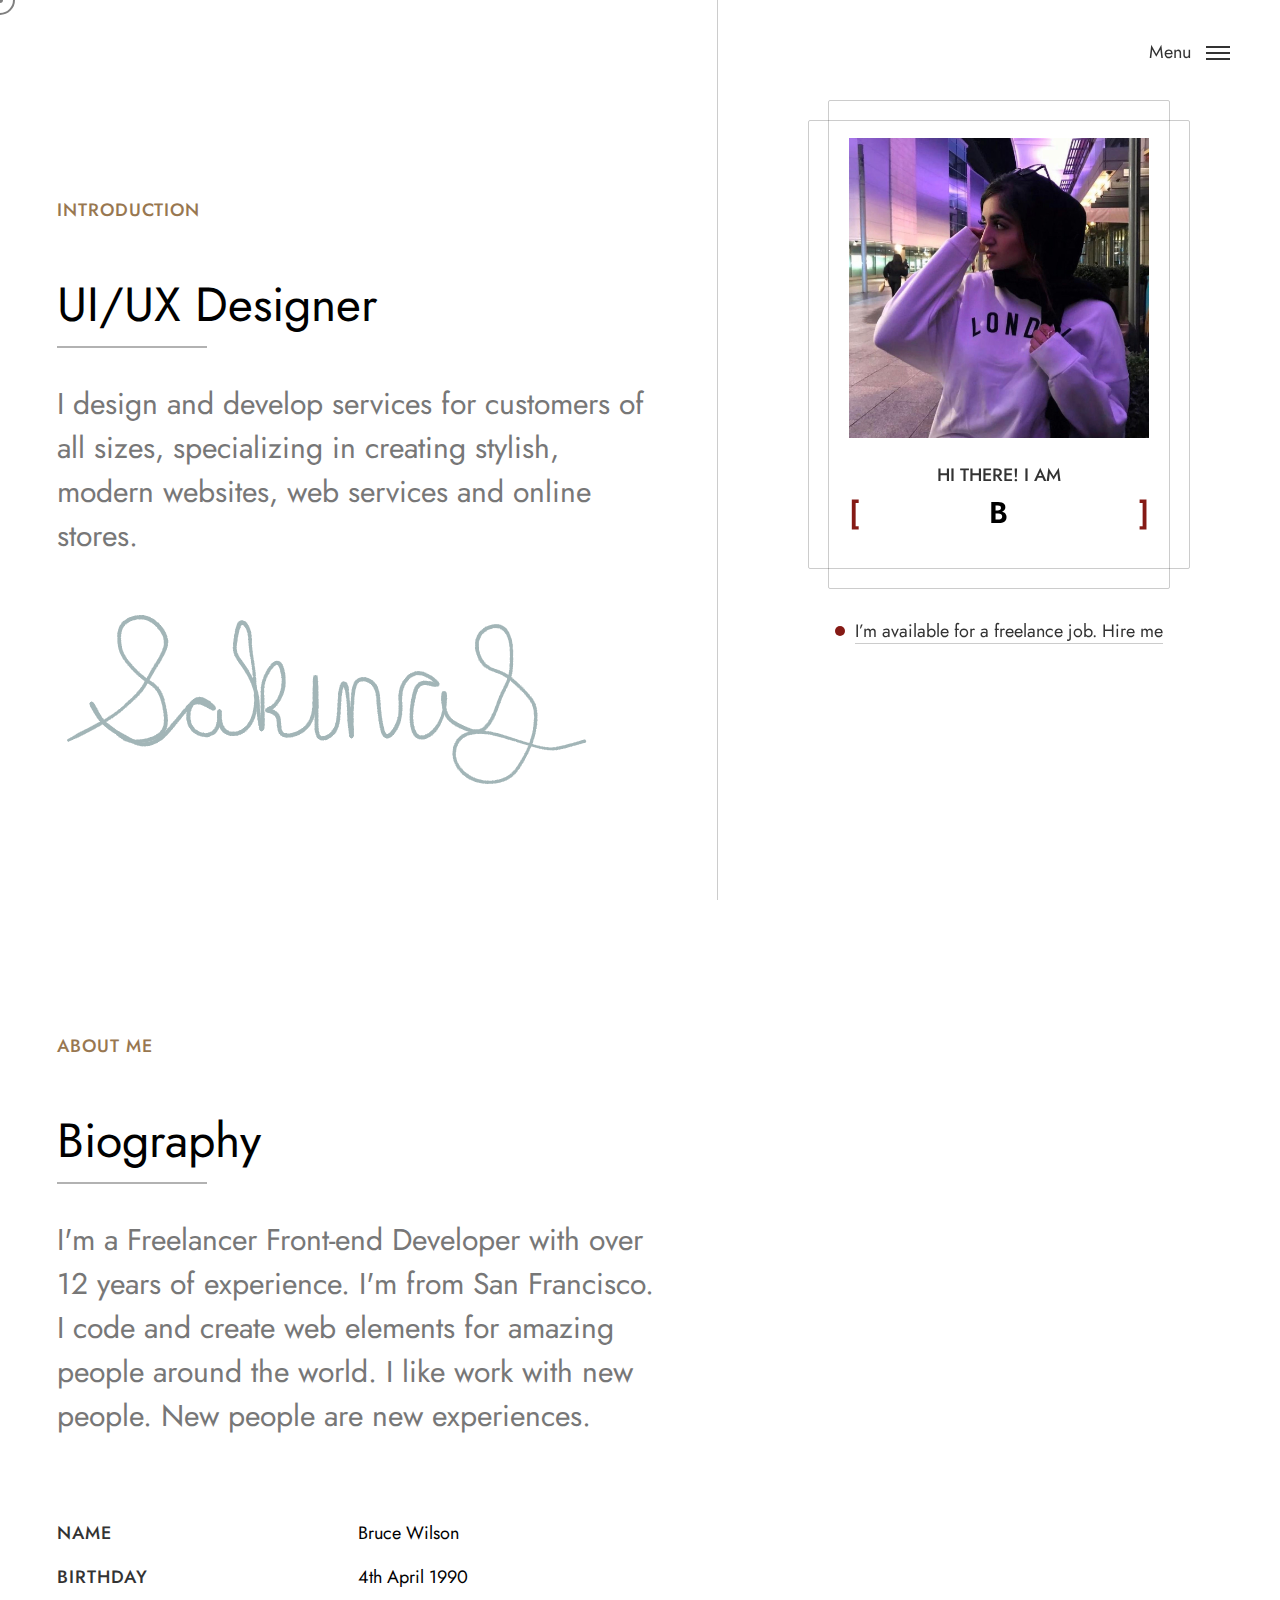
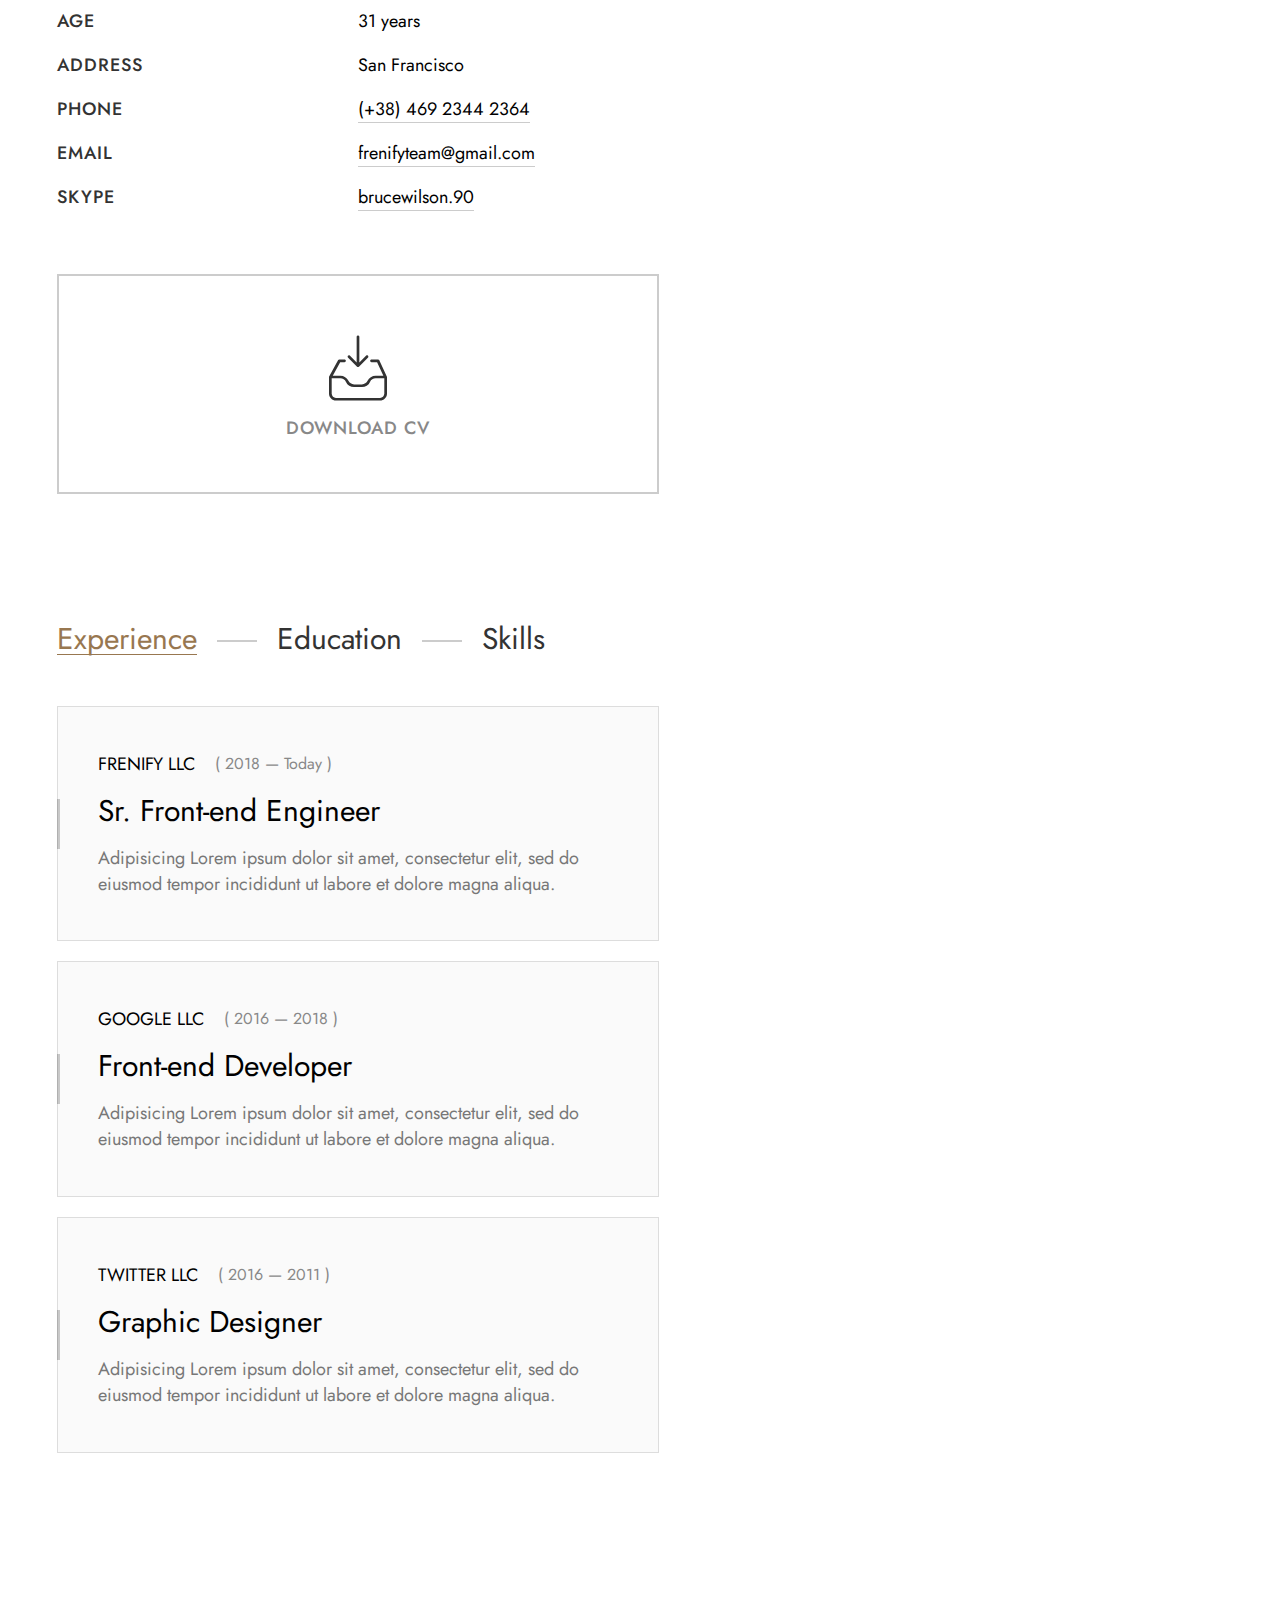
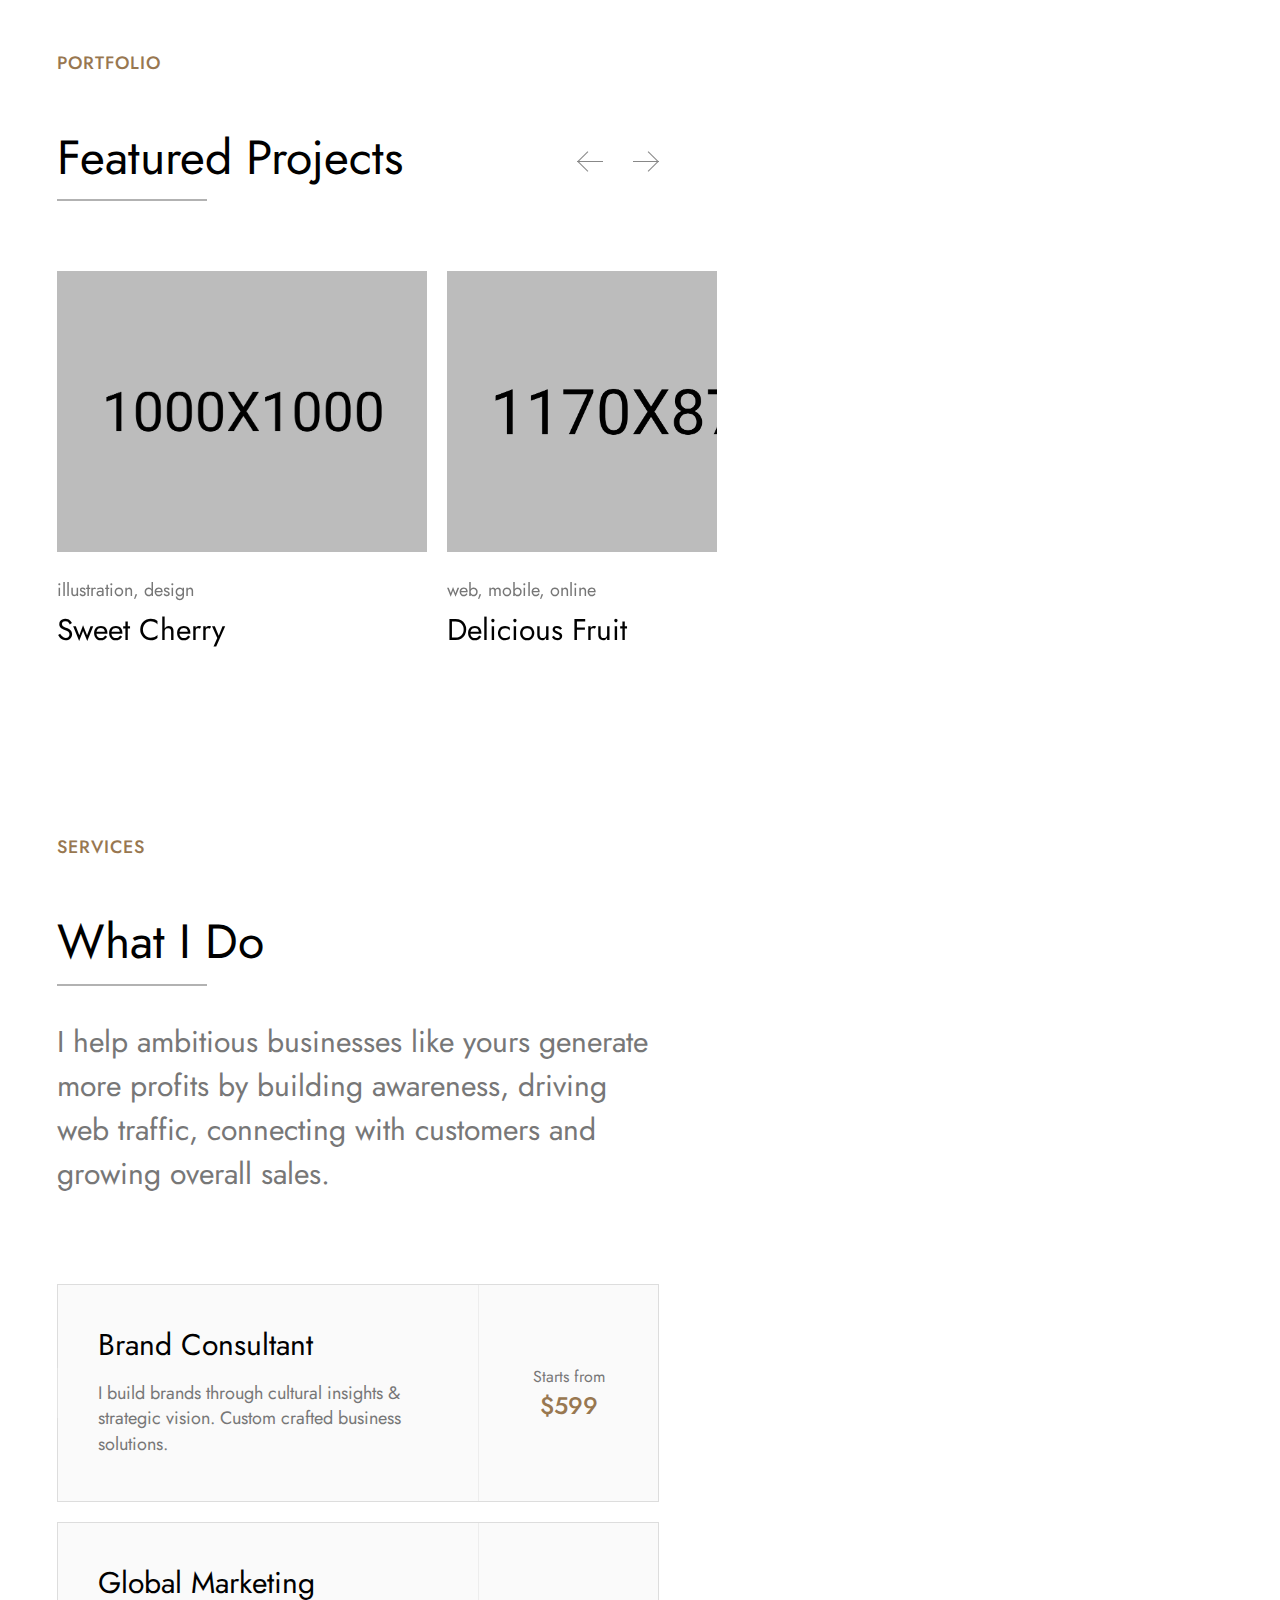
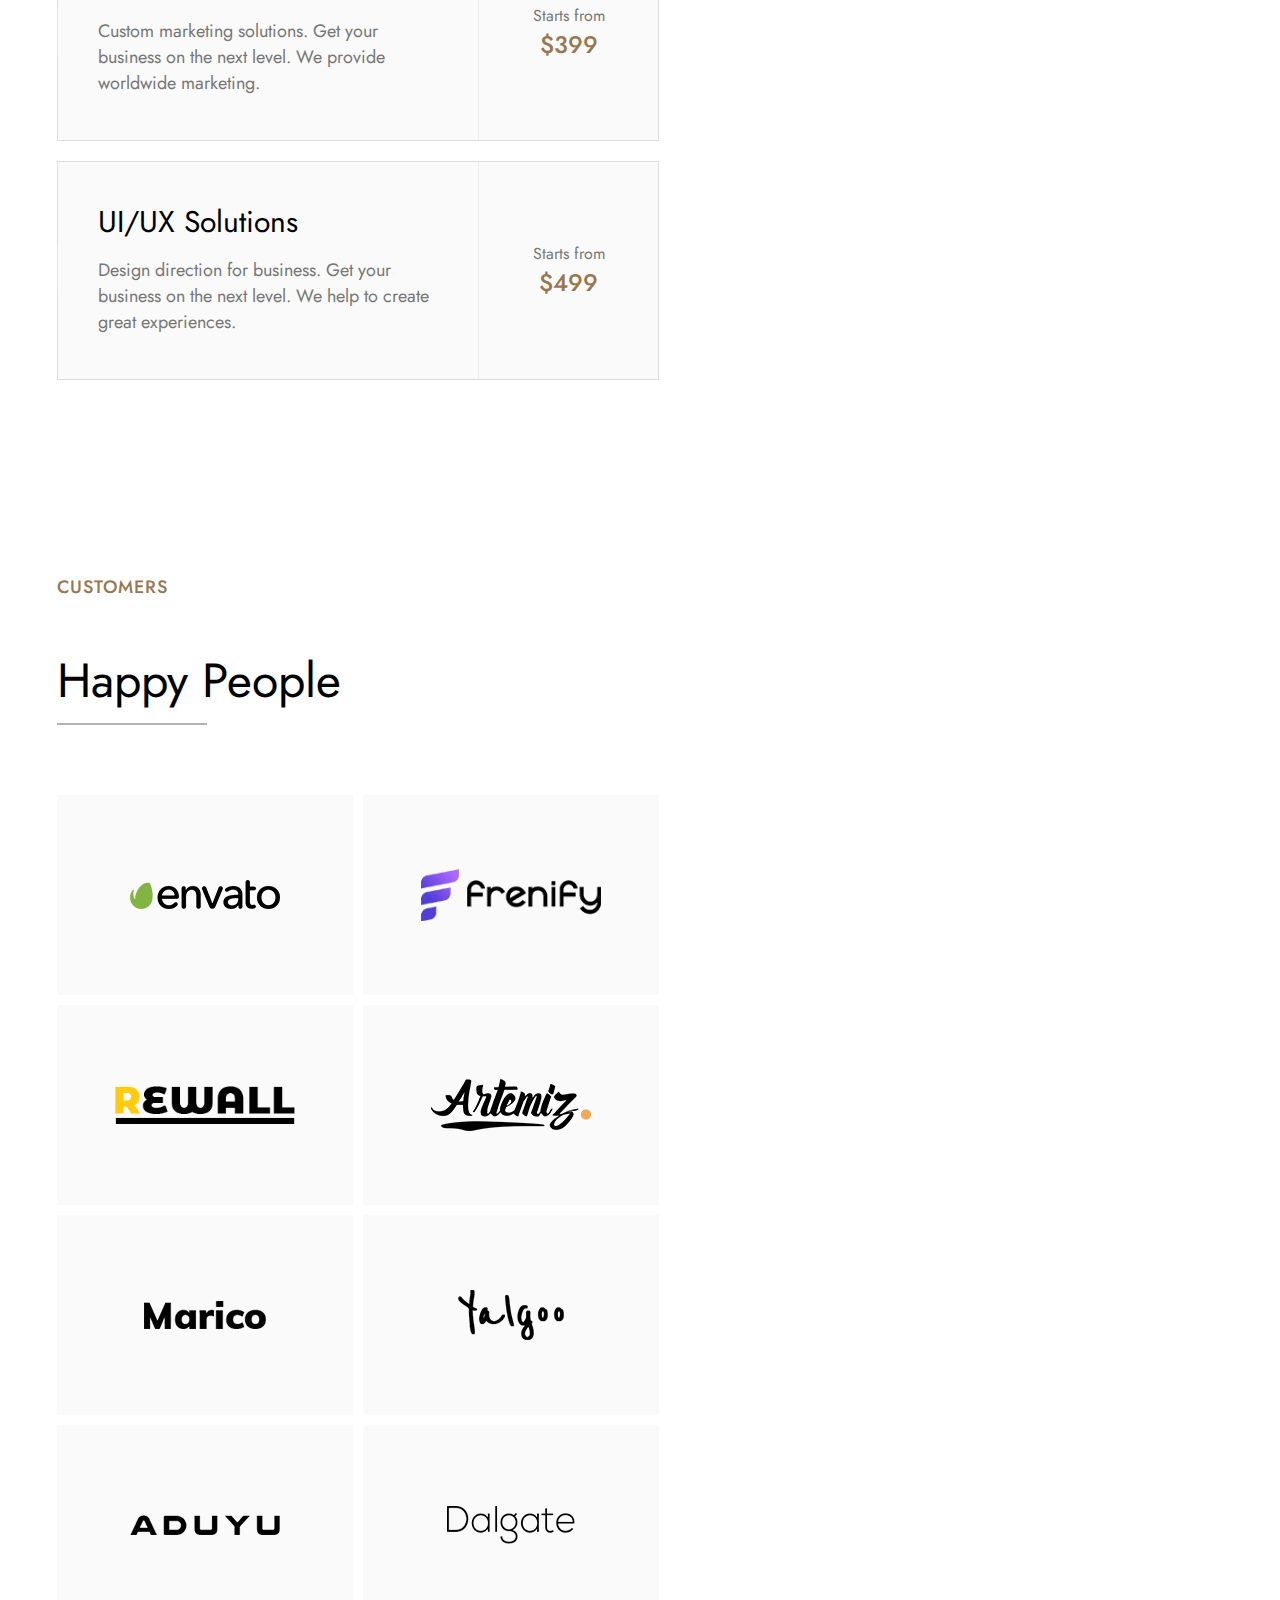
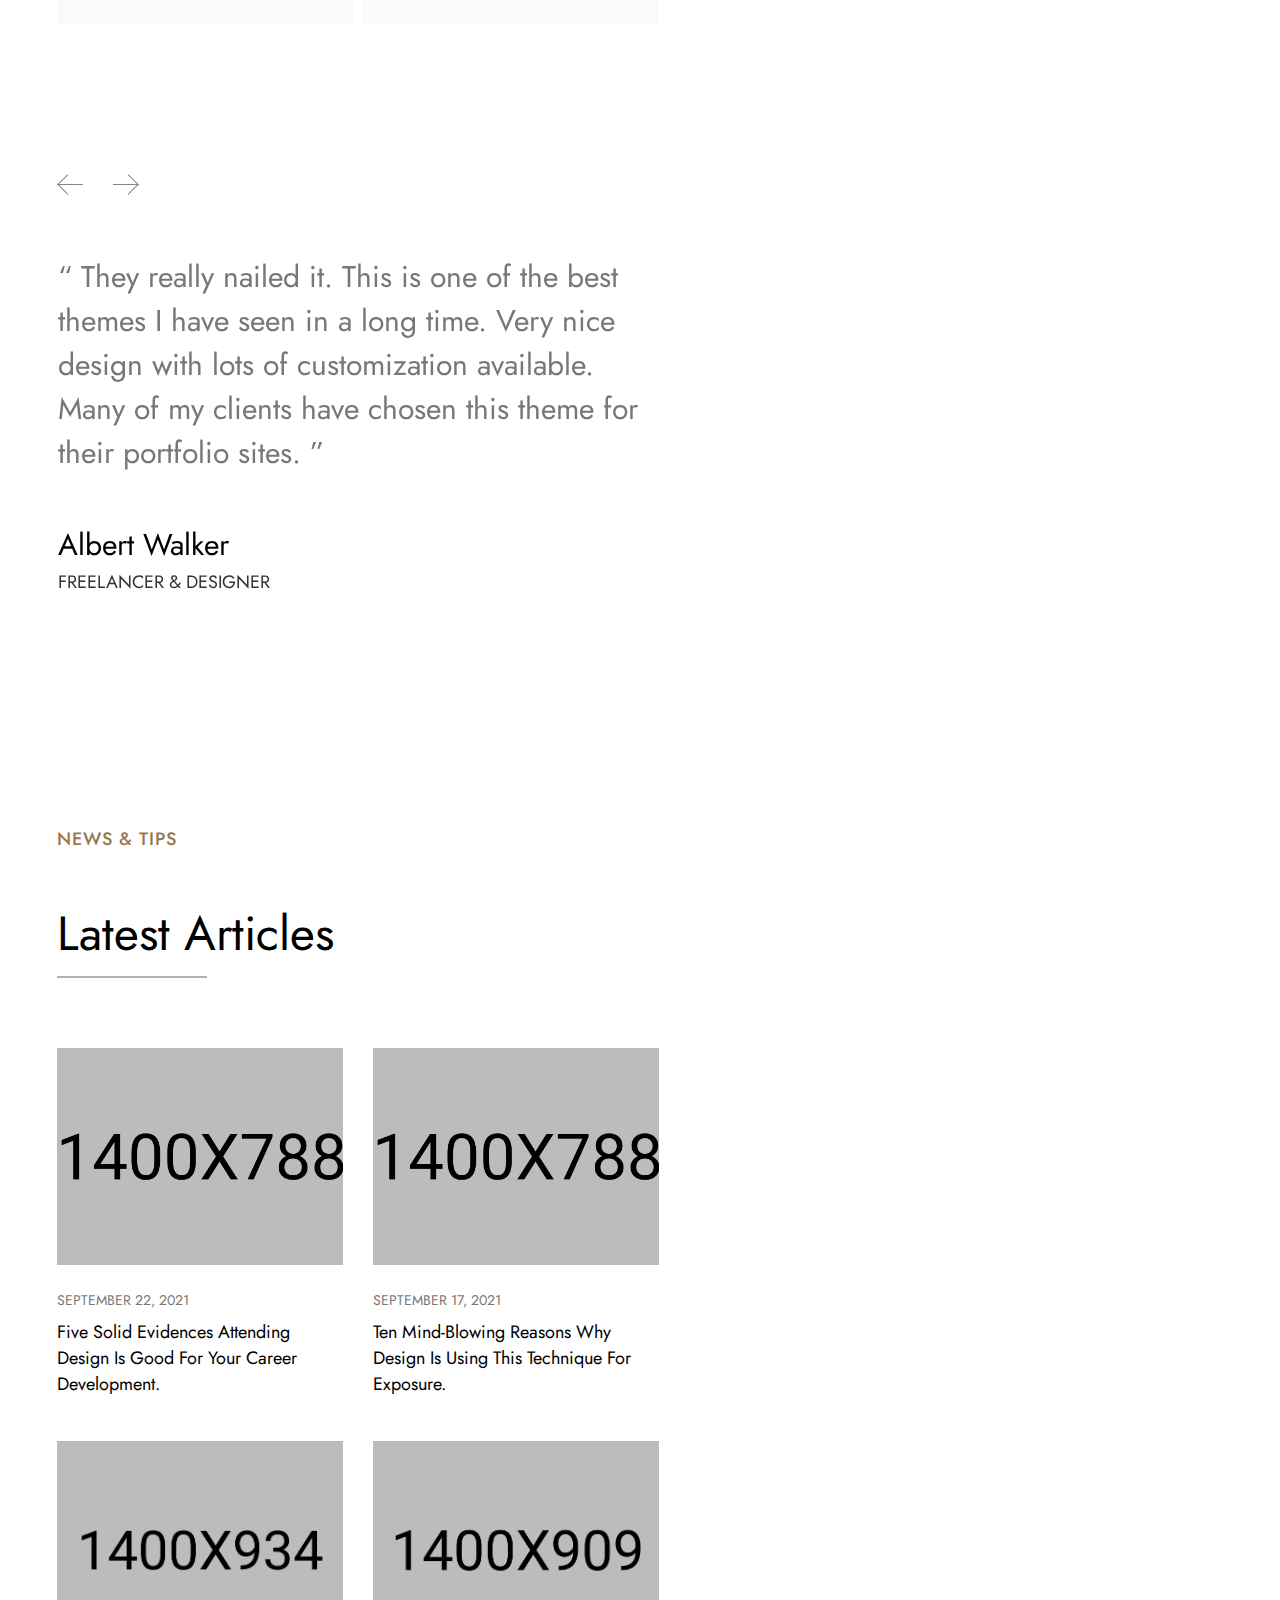
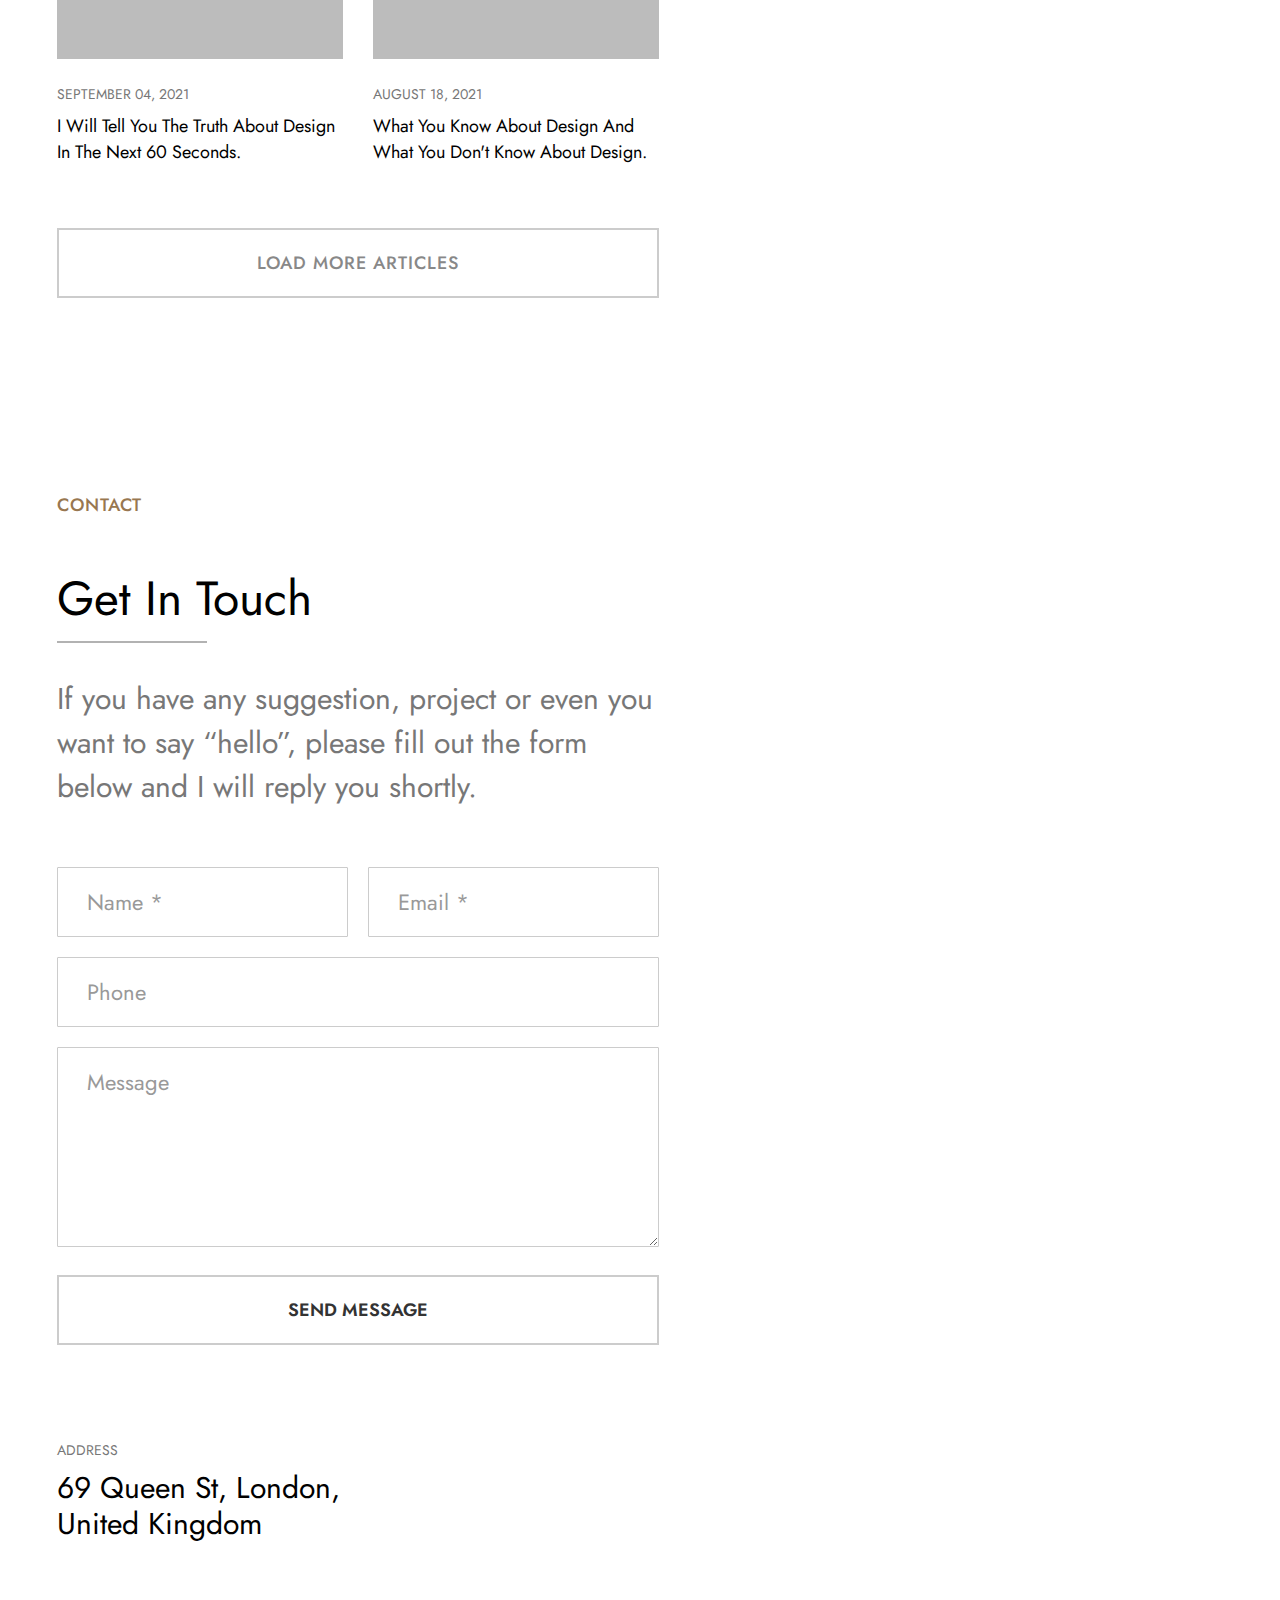
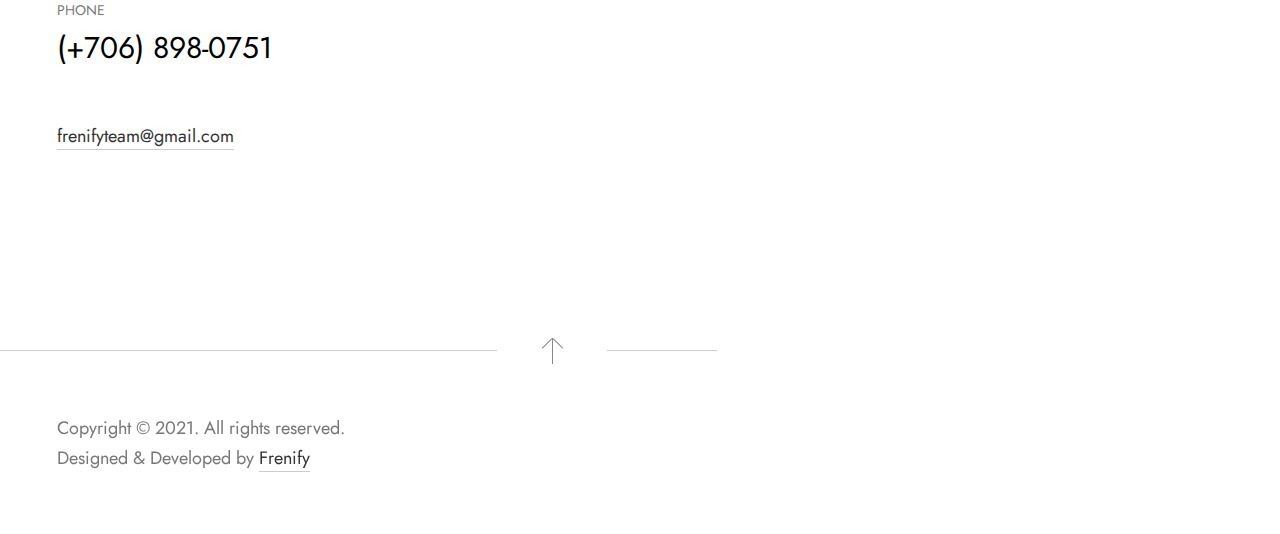
<file: mainpack/html/index-light.html>
<!DOCTYPE html>
<!--[if lt IE 7 ]><html class="ie ie6" lang="en"> <![endif]-->
<!--[if IE 7 ]><html class="ie ie7" lang="en"> <![endif]-->
<!--[if IE 8 ]><html class="ie ie8" lang="en"> <![endif]-->
<!--[if (gte IE 9)|!(IE)]><!--><html lang="en"> <!--<![endif]-->

<head>

<meta http-equiv="Content-Type" content="text/html; charset=utf-8" />

<meta name="description" content="Resumo">
<meta name="author" content="Frenify">

<meta name="viewport" content="width=device-width, initial-scale=1, maximum-scale=1">

<title>Resumo | Personal Portfolio HTML5 &amp; CSS3 Template</title>

<!-- Google Fonts -->
<link rel="preconnect" href="https://fonts.googleapis.com">
<link rel="preconnect" href="https://fonts.gstatic.com" crossorigin>
<link href="https://fonts.googleapis.com/css2?family=Jost:ital,wght@0,100;0,200;0,300;0,400;0,500;0,600;0,700;0,800;0,900;1,100;1,200;1,300;1,400;1,500;1,600;1,700;1,800;1,900&display=swap" rel="stylesheet">
<!-- /Google Fonts -->

<!-- Styles -->
<link type="text/css" rel="stylesheet" href="css/base.css?ver=3" />
<link type="text/css" rel="stylesheet" href="css/owl-carousel.css?ver=3" />
<link type="text/css" rel="stylesheet" href="css/style.css?ver=3" />
<!--[if lt IE 9]> <script src="js/modernizr.custom.js?ver=3"></script> <![endif]-->
<!-- /Styles -->

</head>

<body class="light">


<!-- Wrapper All -->
<div class="resumo_fn_wrapper">

	<!-- MODALBOX -->
	<div class="resumo_fn_modalbox">
		<a class="extra_closer" href="#"></a>
		<div class="box_inner">
			<a class="closer" href="#"><span></span></a>
			<div class="modal_content">
				
				<div class="modal_in">
					<!-- Content comes from JS -->
				</div>
				
				<div class="fn__nav" data-from="" data-index="">
					<a href="#" class="prev">
						<span class="text">Prev</span>
						<span class="arrow_wrapper"><span class="arrow"></span></span>
					</a>
					<a href="#" class="next">
						<span class="text">Next</span>
						<span class="arrow_wrapper"><span class="arrow"></span></span>
					</a>
				</div>
			</div>
		</div>
	</div>
	<!-- /MODALBOX --> 
	
	<div class="resumo_fn_content">
		
		<!-- Main Left Part -->
		<div class="resumo_fn_left">

			<!-- Page -->
			<div class="resumo_fn_page">


				<!-- Home Section -->
				<section id="home">
					<div class="container">
						<div class="roww">

							<!-- Main Title -->
							<div class="resumo_fn_main_title">
								<h3 class="subtitle">Introduction</h3>
								<h3 class="title">UI/UX Designer</h3>
								<p class="desc">I design and develop services for customers of all sizes, specializing in creating stylish, modern websites, web services and online stores.</p>
								<img src="img/signature.png" alt="">
							</div>
							<!-- /Main Title -->

						</div>
					</div>
				</section>
				<!-- /Home Section -->


				<!-- About Section -->
				<section id="about">
					<div class="container">
						<div class="roww">

							<!-- Main Title -->
							<div class="resumo_fn_main_title">
								<h3 class="subtitle">About Me</h3>
								<h3 class="title">Biography</h3>
								<p class="desc">I'm a Freelancer Front-end Developer with over 12 years of experience. I'm from San Francisco. I code and create web elements for amazing people around the world. I like work with new people. New people are new experiences.</p>
							</div>
							<!-- /Main Title -->

							<!-- About Information -->
							<div class="resumo_fn_about_info">
								<div class="about_left">
									<table>
										<tr>
											<th>Name</th>
											<th>Bruce Wilson</th>
										</tr>
										<tr>
											<th>Birthday</th>
											<th>4th April 1990</th>
										</tr>
										<tr>
											<th>Age</th>
											<th>31 years</th>
										</tr>
										<tr>
											<th>Address</th>
											<th>San Francisco</th>
										</tr>
										<tr>
											<th>Phone</th>
											<th><a href="tel:+3846923442364">(+38) 469 2344 2364</a></th>
										</tr>
										<tr>
											<th>Email</th>
											<th><a href="mailto:frenifyteam@gmail.com">frenifyteam@gmail.com</a></th>
										</tr>
										<tr>
											<th>Skype</th>
											<th><a href="skype:brucewilson.90">brucewilson.90</a></th>
										</tr>
									</table>
								</div>
								<div class="about_right">
									<!-- Download CV Button -->
									<div class="resumo_fn_cv_btn">
										<a href="img/cv.jpg" download>
											<span class="icon">
												<img src="svg/inbox.svg" alt="" class="fn__svg" />
												<img src="svg/arrow.svg" alt="" class="fn__svg arrow" />
											</span>
											<span>Download CV</span>
										</a>
									</div>
									<!-- /Download CV Button -->
								</div>
							</div>
							<!-- /About Information -->


							<!-- Tabs Shortcode -->
							<div class="resumo_fn_tabs">

								<!-- Tab: Header -->
								<div class="tab_header">
									<ul>
										<li class="active"><a href="#tab1">Experience</a></li>
										<li><a href="#tab2">Education</a></li>
										<li><a href="#tab3">Skills</a></li>
									</ul>
								</div>
								<!-- /Tab: Header -->

								<!-- Tab: Content -->
								<div class="tab_content">

									<!-- #1 tab content -->
									<div id="tab1" class="tab_item active">

										<!-- Boxed List -->
										<div class="resumo_fn_boxed_list">
											<ul>
												<li>
													<div class="item">
														<div class="item_top">
															<h5>Frenify  LLC</h5>
															<span>( 2018 — Today )</span>
														</div>
														<h3>Sr. Front-end Engineer</h3>
														<p>Adipisicing Lorem ipsum dolor sit amet, consectetur elit, sed do eiusmod tempor incididunt ut labore et dolore magna aliqua. </p>
													</div>
												</li>
												<li>
													<div class="item">
														<div class="item_top">
															<h5>Google  LLC</h5>
															<span>( 2016 — 2018 )</span>
														</div>
														<h3>Front-end Developer</h3>
														<p>Adipisicing Lorem ipsum dolor sit amet, consectetur elit, sed do eiusmod tempor incididunt ut labore et dolore magna aliqua. </p>
													</div>
												</li>
												<li>
													<div class="item">
														<div class="item_top">
															<h5>Twitter  LLC</h5>
															<span>( 2016 — 2011 )</span>
														</div>
														<h3>Graphic Designer</h3>
														<p>Adipisicing Lorem ipsum dolor sit amet, consectetur elit, sed do eiusmod tempor incididunt ut labore et dolore magna aliqua. </p>
													</div>
												</li>
											</ul>
										</div>
										<!-- /Boxed List -->

									</div>
									<!-- /#1 tab content -->

									<!-- #2 tab content -->
									<div id="tab2" class="tab_item">

										<!-- Boxed List -->
										<div class="resumo_fn_boxed_list">
											<ul>
												<li>
													<div class="item">
														<div class="item_top">
															<h5>Frenify University</h5>
															<span>( 2014 — 2017 )</span>
														</div>
														<h3>Computer Science</h3>
														<p>Adipisicing Lorem ipsum dolor sit amet, consectetur elit, sed do eiusmod tempor incididunt ut labore et dolore magna aliqua. </p>
													</div>
												</li>
												<li>
													<div class="item">
														<div class="item_top">
															<h5>Edu University</h5>
															<span>( 2011 — 2014 )</span>
														</div>
														<h3>Master Degree</h3>
														<p>Adipisicing Lorem ipsum dolor sit amet, consectetur elit, sed do eiusmod tempor incididunt ut labore et dolore magna aliqua. </p>
													</div>
												</li>
												<li>
													<div class="item">
														<div class="item_top">
															<h5>Clolumbia College</h5>
															<span>( 2007 — 2011 )</span>
														</div>
														<h3>Bachelor Degree</h3>
														<p>Adipisicing Lorem ipsum dolor sit amet, consectetur elit, sed do eiusmod tempor incididunt ut labore et dolore magna aliqua. </p>
													</div>
												</li>
											</ul>
										</div>
										<!-- /Boxed List -->

									</div>
									<!-- /#2 tab content -->

									<!-- #3 tab content -->
									<div id="tab3" class="tab_item">

										<!-- Progress Bar -->
										<div class="resumo_fn_progress_bar">

											<div class="progress_item" data-value="92">
												<div class="item_in">
													<h3 class="progress_title">Adobe Photoshop</h3>
													<span class="progress_percent"></span>
													<div class="bg_wrap"><div class="progress_bg"></div></div>
												</div>
											</div>

											<div class="progress_item" data-value="95">
												<div class="item_in">
													<h3 class="progress_title">HTML5 &amp; CSS3</h3>
													<span class="progress_percent"></span>
													<div class="bg_wrap"><div class="progress_bg"></div></div>
												</div>
											</div>

											<div class="progress_item" data-value="80">
												<div class="item_in">
													<h3 class="progress_title">WordPress</h3>
													<span class="progress_percent"></span>
													<div class="bg_wrap"><div class="progress_bg"></div></div>
												</div>
											</div>

											<div class="progress_item" data-value="85">
												<div class="item_in">
													<h3 class="progress_title">Adobe Illustrator</h3>
													<span class="progress_percent"></span>
													<div class="bg_wrap"><div class="progress_bg"></div></div>
												</div>
											</div>

										</div>
										<!-- /Progress Bar -->

										<!-- Description -->
										<div class="resumo_fn_desc">
											<p>A freelance creative designer with a love for minimal design, clean typography and well-written code, located in San Francisco. Provide high quality and cost effective offshore web and software development services. Wide range of web and software development services across the world.</p>
										</div>

									</div>
									<!-- /#2 tab content -->

								</div>
								<!-- /Tab: Content -->
							</div>
							<!-- /Tabs Shortcode -->


						</div>
					</div>
				</section>
				<!-- /About Section -->



				<!-- Portfolio Section -->
				<section id="portfolio">

					<div class="container">
						<div class="roww">
							<!-- Main Title -->
							<div class="resumo_fn_main_title">
								<div class="my__nav">
									<a href="#" class="prev"><span></span></a>
									<a href="#" class="next"><span></span></a>
								</div>
								<h3 class="subtitle">Portfolio</h3>
								<h3 class="title">Featured Projects</h3>
							</div>
							<!-- /Main Title -->
						</div>
					</div>

					<div class="container noright">
						<div class="roww">

							<div class="owl-carousel modal_items" data-from="portfolio" data-count="5">
								<div class="item modal_item" data-index="1">
									<div class="img_holder">
										<img src="img/thumb/square.jpg" alt="">
										<div class="abs_img" data-bg-img="img/portfolio/1.jpg"></div>
									</div>
									<div class="title_holder">
										<p>illustration, design</p>
										<h3><a href="#">Sweet Cherry</a></h3>
									</div>
									<div class="fn__hidden">
										<p class="fn__cat">illustration, design</p>
										<h3 class="fn__title">Sweet Cherry</h3>
										<div class="img_holder">
											<img src="img/thumb/square.jpg" alt="">
											<div class="abs_img" data-bg-img="img/portfolio/1.jpg"></div>
										</div>
										<p class="fn__desc">Sed ornare tellus a odio bibendum, at tristique sapien malesuada. Proin sagittis maximus accumsan. Class aptent taciti sociosqu ad litora torquent per conubia nostra, per inceptos himenaeos. Lorem ipsum dolor sit amet, consectetur adipiscing elit. Quisque gravida quam sit amet elit varius tempor. Pellentesque purus eros, blandit eu mollis vel, commodo eget orci. Proin vel hendrerit ex. Vivamus ut ex at nunc consectetur efficitur ut quis est. Proin posuere orci eget vulputate fringilla. Curabitur placerat massa eget efficitur cursus. Sed sollicitudin rhoncus blandit. Nam accumsan vestibulum enim. Sed rutrum eu leo pellentesque lobortis. Integer ornare fringilla arcu, eu mattis risus convallis in.</p>
										<p class="fn__desc">Quisque dui metus, eleifend at enim ac, imperdiet sagittis dolor. Vestibulum ipsum quam, feugiat non velit sit amet, pulvinar varius nisl. Mauris tristique, ipsum sit amet lacinia congue, mauris magna tempus nibh, in mollis eros enim a tortor. Morbi enim arcu, tristique vitae mi nec, hendrerit pharetra metus. Phasellus id feugiat purus. In vel elit eu lacus ultrices feugiat. Etiam at aliquet mi. Nunc sit amet libero sit amet lectus pellentesque sagittis. Curabitur blandit ante quis erat dapibus viverra. Maecenas consequat pulvinar pulvinar. Donec in aliquam arcu. Donec eu laoreet dolor. Ut nisi lectus, pulvinar ac mattis quis, pretium ac nulla. Morbi sed ligula ultrices, ornare mauris id, auctor arcu. Sed pellentesque ex sed erat faucibus, ultrices vehicula ex dapibus. Aenean venenatis metus eros, vel faucibus lorem porttitor eu.</p>
										<p class="fn__desc">Sed porttitor augue erat, vitae convallis odio viverra id. In nec finibus elit. Nullam ac sodales nunc, vel sagittis elit. Ut condimentum ex ipsum, eu ornare odio aliquam eu. Ut iaculis eros quam, eu bibendum tellus convallis quis. Donec sapien risus, consequat ut magna nec, interdum porta nisl. Vivamus pulvinar hendrerit finibus. Nunc molestie lacinia risus, id mattis nunc euismod ac. Nam eu orci felis. Quisque ut elementum quam. Vivamus pulvinar nisi nunc, ut faucibus turpis tincidunt eget. Fusce nec ex quis odio laoreet consequat. Duis faucibus metus id feugiat sodales. Sed eu ligula eget quam ultricies tincidunt. Morbi sodales nunc ultrices justo pellentesque, ac mattis mi sagittis. Morbi ut consectetur neque.</p>
									</div>
								</div>
								<div class="item modal_item" data-index="2">
									<div class="img_holder">
										<img src="img/thumb/square.jpg" alt="">
										<div class="abs_img" data-bg-img="img/portfolio/2.jpg"></div>
									</div>
									<div class="title_holder">
										<p>web, mobile, online</p>
										<h3><a href="#">Delicious Fruit</a></h3>
									</div>
									<div class="fn__hidden">
										<p class="fn__cat">web, mobile, online</p>
										<h3 class="fn__title">Delicious Fruit</h3>
										<div class="img_holder">
											<img src="img/thumb/square.jpg" alt="">
											<div class="abs_img" data-bg-img="img/portfolio/2.jpg"></div>
										</div>
										<p class="fn__desc">Sed ornare tellus a odio bibendum, at tristique sapien malesuada. Proin sagittis maximus accumsan. Class aptent taciti sociosqu ad litora torquent per conubia nostra, per inceptos himenaeos. Lorem ipsum dolor sit amet, consectetur adipiscing elit. Quisque gravida quam sit amet elit varius tempor. Pellentesque purus eros, blandit eu mollis vel, commodo eget orci. Proin vel hendrerit ex. Vivamus ut ex at nunc consectetur efficitur ut quis est. Proin posuere orci eget vulputate fringilla. Curabitur placerat massa eget efficitur cursus. Sed sollicitudin rhoncus blandit. Nam accumsan vestibulum enim. Sed rutrum eu leo pellentesque lobortis. Integer ornare fringilla arcu, eu mattis risus convallis in.</p>
										<p class="fn__desc">Quisque dui metus, eleifend at enim ac, imperdiet sagittis dolor. Vestibulum ipsum quam, feugiat non velit sit amet, pulvinar varius nisl. Mauris tristique, ipsum sit amet lacinia congue, mauris magna tempus nibh, in mollis eros enim a tortor. Morbi enim arcu, tristique vitae mi nec, hendrerit pharetra metus. Phasellus id feugiat purus. In vel elit eu lacus ultrices feugiat. Etiam at aliquet mi. Nunc sit amet libero sit amet lectus pellentesque sagittis. Curabitur blandit ante quis erat dapibus viverra. Maecenas consequat pulvinar pulvinar. Donec in aliquam arcu. Donec eu laoreet dolor. Ut nisi lectus, pulvinar ac mattis quis, pretium ac nulla. Morbi sed ligula ultrices, ornare mauris id, auctor arcu. Sed pellentesque ex sed erat faucibus, ultrices vehicula ex dapibus. Aenean venenatis metus eros, vel faucibus lorem porttitor eu.</p>
										<p class="fn__desc">Sed porttitor augue erat, vitae convallis odio viverra id. In nec finibus elit. Nullam ac sodales nunc, vel sagittis elit. Ut condimentum ex ipsum, eu ornare odio aliquam eu. Ut iaculis eros quam, eu bibendum tellus convallis quis. Donec sapien risus, consequat ut magna nec, interdum porta nisl. Vivamus pulvinar hendrerit finibus. Nunc molestie lacinia risus, id mattis nunc euismod ac. Nam eu orci felis. Quisque ut elementum quam. Vivamus pulvinar nisi nunc, ut faucibus turpis tincidunt eget. Fusce nec ex quis odio laoreet consequat. Duis faucibus metus id feugiat sodales. Sed eu ligula eget quam ultricies tincidunt. Morbi sodales nunc ultrices justo pellentesque, ac mattis mi sagittis. Morbi ut consectetur neque.</p>
									</div>
								</div>
								<div class="item modal_item" data-index="3">
									<div class="img_holder">
										<img src="img/thumb/square.jpg" alt="">
										<div class="abs_img" data-bg-img="img/portfolio/3.jpg"></div>
									</div>
									<div class="title_holder">
										<p>design, vector</p>
										<h3><a href="#">Blue Lemon</a></h3>
									</div>
									<div class="fn__hidden">
										<p class="fn__cat">design, vector</p>
										<h3 class="fn__title">Blue Lemon</h3>
										<div class="img_holder">
											<img src="img/thumb/square.jpg" alt="">
											<div class="abs_img" data-bg-img="img/portfolio/3.jpg"></div>
										</div>
										<p class="fn__desc">Sed ornare tellus a odio bibendum, at tristique sapien malesuada. Proin sagittis maximus accumsan. Class aptent taciti sociosqu ad litora torquent per conubia nostra, per inceptos himenaeos. Lorem ipsum dolor sit amet, consectetur adipiscing elit. Quisque gravida quam sit amet elit varius tempor. Pellentesque purus eros, blandit eu mollis vel, commodo eget orci. Proin vel hendrerit ex. Vivamus ut ex at nunc consectetur efficitur ut quis est. Proin posuere orci eget vulputate fringilla. Curabitur placerat massa eget efficitur cursus. Sed sollicitudin rhoncus blandit. Nam accumsan vestibulum enim. Sed rutrum eu leo pellentesque lobortis. Integer ornare fringilla arcu, eu mattis risus convallis in.</p>
										<p class="fn__desc">Quisque dui metus, eleifend at enim ac, imperdiet sagittis dolor. Vestibulum ipsum quam, feugiat non velit sit amet, pulvinar varius nisl. Mauris tristique, ipsum sit amet lacinia congue, mauris magna tempus nibh, in mollis eros enim a tortor. Morbi enim arcu, tristique vitae mi nec, hendrerit pharetra metus. Phasellus id feugiat purus. In vel elit eu lacus ultrices feugiat. Etiam at aliquet mi. Nunc sit amet libero sit amet lectus pellentesque sagittis. Curabitur blandit ante quis erat dapibus viverra. Maecenas consequat pulvinar pulvinar. Donec in aliquam arcu. Donec eu laoreet dolor. Ut nisi lectus, pulvinar ac mattis quis, pretium ac nulla. Morbi sed ligula ultrices, ornare mauris id, auctor arcu. Sed pellentesque ex sed erat faucibus, ultrices vehicula ex dapibus. Aenean venenatis metus eros, vel faucibus lorem porttitor eu.</p>
										<p class="fn__desc">Sed porttitor augue erat, vitae convallis odio viverra id. In nec finibus elit. Nullam ac sodales nunc, vel sagittis elit. Ut condimentum ex ipsum, eu ornare odio aliquam eu. Ut iaculis eros quam, eu bibendum tellus convallis quis. Donec sapien risus, consequat ut magna nec, interdum porta nisl. Vivamus pulvinar hendrerit finibus. Nunc molestie lacinia risus, id mattis nunc euismod ac. Nam eu orci felis. Quisque ut elementum quam. Vivamus pulvinar nisi nunc, ut faucibus turpis tincidunt eget. Fusce nec ex quis odio laoreet consequat. Duis faucibus metus id feugiat sodales. Sed eu ligula eget quam ultricies tincidunt. Morbi sodales nunc ultrices justo pellentesque, ac mattis mi sagittis. Morbi ut consectetur neque.</p>
									</div>
								</div>
								<div class="item modal_item" data-index="4">
									<div class="img_holder">
										<img src="img/thumb/square.jpg" alt="">
										<div class="abs_img" data-bg-img="img/portfolio/4.jpg"></div>
									</div>
									<div class="title_holder">
										<p>mobile, design</p>
										<h3><a href="#">Yellow Phone</a></h3>
									</div>
									<div class="fn__hidden">
										<p class="fn__cat">mobile, design</p>
										<h3 class="fn__title">Yellow Phone</h3>
										<div class="img_holder">
											<img src="img/thumb/square.jpg" alt="">
											<div class="abs_img" data-bg-img="img/portfolio/4.jpg"></div>
										</div>
										<p class="fn__desc">Sed ornare tellus a odio bibendum, at tristique sapien malesuada. Proin sagittis maximus accumsan. Class aptent taciti sociosqu ad litora torquent per conubia nostra, per inceptos himenaeos. Lorem ipsum dolor sit amet, consectetur adipiscing elit. Quisque gravida quam sit amet elit varius tempor. Pellentesque purus eros, blandit eu mollis vel, commodo eget orci. Proin vel hendrerit ex. Vivamus ut ex at nunc consectetur efficitur ut quis est. Proin posuere orci eget vulputate fringilla. Curabitur placerat massa eget efficitur cursus. Sed sollicitudin rhoncus blandit. Nam accumsan vestibulum enim. Sed rutrum eu leo pellentesque lobortis. Integer ornare fringilla arcu, eu mattis risus convallis in.</p>
										<p class="fn__desc">Quisque dui metus, eleifend at enim ac, imperdiet sagittis dolor. Vestibulum ipsum quam, feugiat non velit sit amet, pulvinar varius nisl. Mauris tristique, ipsum sit amet lacinia congue, mauris magna tempus nibh, in mollis eros enim a tortor. Morbi enim arcu, tristique vitae mi nec, hendrerit pharetra metus. Phasellus id feugiat purus. In vel elit eu lacus ultrices feugiat. Etiam at aliquet mi. Nunc sit amet libero sit amet lectus pellentesque sagittis. Curabitur blandit ante quis erat dapibus viverra. Maecenas consequat pulvinar pulvinar. Donec in aliquam arcu. Donec eu laoreet dolor. Ut nisi lectus, pulvinar ac mattis quis, pretium ac nulla. Morbi sed ligula ultrices, ornare mauris id, auctor arcu. Sed pellentesque ex sed erat faucibus, ultrices vehicula ex dapibus. Aenean venenatis metus eros, vel faucibus lorem porttitor eu.</p>
										<p class="fn__desc">Sed porttitor augue erat, vitae convallis odio viverra id. In nec finibus elit. Nullam ac sodales nunc, vel sagittis elit. Ut condimentum ex ipsum, eu ornare odio aliquam eu. Ut iaculis eros quam, eu bibendum tellus convallis quis. Donec sapien risus, consequat ut magna nec, interdum porta nisl. Vivamus pulvinar hendrerit finibus. Nunc molestie lacinia risus, id mattis nunc euismod ac. Nam eu orci felis. Quisque ut elementum quam. Vivamus pulvinar nisi nunc, ut faucibus turpis tincidunt eget. Fusce nec ex quis odio laoreet consequat. Duis faucibus metus id feugiat sodales. Sed eu ligula eget quam ultricies tincidunt. Morbi sodales nunc ultrices justo pellentesque, ac mattis mi sagittis. Morbi ut consectetur neque.</p>
									</div>
								</div>
								<div class="item modal_item" data-index="5">
									<div class="img_holder">
										<img src="img/thumb/square.jpg" alt="">
										<div class="abs_img" data-bg-img="img/portfolio/5.jpg"></div>
									</div>
									<div class="title_holder">
										<p>mobile, design</p>
										<h3><a href="#">Ice Cream</a></h3>
									</div>
									<div class="fn__hidden">
										<p class="fn__cat">mobile, design</p>
										<h3 class="fn__title">Ice Cream</h3>
										<div class="img_holder">
											<img src="img/thumb/square.jpg" alt="">
											<div class="abs_img" data-bg-img="img/portfolio/5.jpg"></div>
										</div>
										<p class="fn__desc">Sed ornare tellus a odio bibendum, at tristique sapien malesuada. Proin sagittis maximus accumsan. Class aptent taciti sociosqu ad litora torquent per conubia nostra, per inceptos himenaeos. Lorem ipsum dolor sit amet, consectetur adipiscing elit. Quisque gravida quam sit amet elit varius tempor. Pellentesque purus eros, blandit eu mollis vel, commodo eget orci. Proin vel hendrerit ex. Vivamus ut ex at nunc consectetur efficitur ut quis est. Proin posuere orci eget vulputate fringilla. Curabitur placerat massa eget efficitur cursus. Sed sollicitudin rhoncus blandit. Nam accumsan vestibulum enim. Sed rutrum eu leo pellentesque lobortis. Integer ornare fringilla arcu, eu mattis risus convallis in.</p>
										<p class="fn__desc">Quisque dui metus, eleifend at enim ac, imperdiet sagittis dolor. Vestibulum ipsum quam, feugiat non velit sit amet, pulvinar varius nisl. Mauris tristique, ipsum sit amet lacinia congue, mauris magna tempus nibh, in mollis eros enim a tortor. Morbi enim arcu, tristique vitae mi nec, hendrerit pharetra metus. Phasellus id feugiat purus. In vel elit eu lacus ultrices feugiat. Etiam at aliquet mi. Nunc sit amet libero sit amet lectus pellentesque sagittis. Curabitur blandit ante quis erat dapibus viverra. Maecenas consequat pulvinar pulvinar. Donec in aliquam arcu. Donec eu laoreet dolor. Ut nisi lectus, pulvinar ac mattis quis, pretium ac nulla. Morbi sed ligula ultrices, ornare mauris id, auctor arcu. Sed pellentesque ex sed erat faucibus, ultrices vehicula ex dapibus. Aenean venenatis metus eros, vel faucibus lorem porttitor eu.</p>
										<p class="fn__desc">Sed porttitor augue erat, vitae convallis odio viverra id. In nec finibus elit. Nullam ac sodales nunc, vel sagittis elit. Ut condimentum ex ipsum, eu ornare odio aliquam eu. Ut iaculis eros quam, eu bibendum tellus convallis quis. Donec sapien risus, consequat ut magna nec, interdum porta nisl. Vivamus pulvinar hendrerit finibus. Nunc molestie lacinia risus, id mattis nunc euismod ac. Nam eu orci felis. Quisque ut elementum quam. Vivamus pulvinar nisi nunc, ut faucibus turpis tincidunt eget. Fusce nec ex quis odio laoreet consequat. Duis faucibus metus id feugiat sodales. Sed eu ligula eget quam ultricies tincidunt. Morbi sodales nunc ultrices justo pellentesque, ac mattis mi sagittis. Morbi ut consectetur neque.</p>
									</div>
								</div>
							</div>

						</div>
					</div>

				</section>
				<!-- /Portfolio Section -->



				<!-- Services Section -->
				<section id="services">
					<div class="container">
						<div class="roww">

							<!-- Main Title -->
							<div class="resumo_fn_main_title">
								<h3 class="subtitle">Services</h3>
								<h3 class="title">What I Do</h3>
								<p class="desc">I help ambitious businesses like yours generate more profits by building awareness, driving web traffic, connecting with customers and growing overall sales.</p>
							</div>
							<!-- /Main Title -->


							<!-- Services List -->
							<div class="resumo_fn_service_list">
								<ul>
									<li>
										<div class="item">
											<div class="item_left">
												<h3>Brand Consultant</h3>
												<p>I build brands through cultural insights &amp; strategic vision. Custom crafted business solutions.</p>
											</div>
											<div class="item_right">
												<p>Starts from</p>
												<h3>$599</h3>
											</div>
										</div>
									</li>
									<li>
										<div class="item">
											<div class="item_left">
												<h3>Global Marketing</h3>
												<p>Custom marketing solutions. Get your business on the next level. We provide worldwide marketing.</p>
											</div>
											<div class="item_right">
												<p>Starts from</p>
												<h3>$399</h3>
											</div>
										</div>
									</li>
									<li>
										<div class="item">
											<div class="item_left">
												<h3>UI/UX Solutions</h3>
												<p>Design direction for business. Get your business on the next level. We help to create great experiences.</p>
											</div>
											<div class="item_right">
												<p>Starts from</p>
												<h3>$499</h3>
											</div>
										</div>
									</li>
								</ul>
							</div>
							<!-- /Services List -->

						</div>
					</div>
				</section>
				<!-- /Services Section -->



				<!-- Customers Section -->
				<section id="customers">
					<div class="container">
						<div class="roww">

							<!-- Main Title -->
							<div class="resumo_fn_main_title">
								<h3 class="subtitle">Customers</h3>
								<h3 class="title">Happy People</h3>
							</div>
							<!-- /Main Title -->


							<!-- Partners -->
							<div class="resumo_fn_partners">
								<ul>
									<li><a href="https://envato.com/" target="_blank"><img src="img/partners/dark/1.png" alt=""></a></li>
									<li><a href="https://frenify.com/" target="_blank"><img src="img/partners/dark/2.png" alt=""></a></li>
									<li><a href="https://themeforest.net/item/rewall-personal-portfolio-template/34316546" target="_blank"><img src="img/partners/dark/3.png" alt=""></a></li>
									<li><a href="https://themeforest.net/item/artemiz-blog-podcast-wordpress-theme/28455063" target="_blank"><img src="img/partners/dark/4.png" alt=""></a></li>
									<li><a href="#" target="_blank"><img src="img/partners/dark/5.png" alt=""></a></li>
									<li><a href="#" target="_blank"><img src="img/partners/dark/6.png" alt=""></a></li>
									<li><a href="#" target="_blank"><img src="img/partners/dark/7.png" alt=""></a></li>
									<li><a href="#" target="_blank"><img src="img/partners/dark/8.png" alt=""></a></li>
								</ul>
							</div>
							<!-- /Partners -->


							<!-- Testimonials -->
							<div class="resumo_fn_testimonials">
								<div class="my__nav">
									<a href="#" class="prev"><span></span></a>
									<a href="#" class="next"><span></span></a>
								</div>
								<div class="owl-carousel">
									<div class="item">
										<div class="title_holder">
											<p class="desc">“ They really nailed it. This is one of the best themes I have seen in a long time. Very nice design with lots of customization available. Many of my clients have chosen this theme for their portfolio sites. ”</p>
											<h3 class="title">Albert Walker</h3>
											<h3 class="subtitle">Freelancer &amp; Designer</h3>
										</div>
									</div>
									<div class="item">
										<div class="title_holder">
											<p class="desc">“ This was exactly what I needed for my portfolio, and it looks great. I had a couple issues that support helped troubleshoot both via email and on the comments, which definitely made it worth the price. I'm very pleased with this purchase. ”</p>
											<h3 class="title">Anna Barbera</h3>
											<h3 class="subtitle">Photographer</h3>
										</div>
									</div>
									<div class="item">
										<div class="title_holder">
											<p class="desc">“ Had a problem with the layout after Installation- found no approach. The support reacted quickly and competently. And solved the problem between Elementor and a WordPress update. Great! ”</p>
											<h3 class="title">Dana Atkins</h3>
											<h3 class="subtitle">Customer</h3>
										</div>
									</div>
								</div>
							</div>
							<!-- /Testimonials -->



						</div>
					</div>
				</section>
				<!-- /Customers Section -->




				<!-- News Section -->
				<section id="news">
					<div class="container">
						<div class="roww">

							<!-- Main Title -->
							<div class="resumo_fn_main_title">
								<h3 class="subtitle">News &amp; Tips</h3>
								<h3 class="title">Latest Articles</h3>
							</div>
							<!-- /Main Title -->


							<!-- Blog List -->
							<div class="resumo_fn_blog_list">

								<ul class="modal_items" data-from="blog" data-count="5">
									<li>
										<div class="item modal_item" data-index="1">
											<div class="img_holder">
												<img src="img/thumb/square.jpg" alt="">
												<div class="abs_img" data-bg-img="img/blog/1.jpg"></div>
											</div>
											<div class="title_holder">
												<p>September 22, 2021</p>
												<h3><a href="#">Five Solid Evidences Attending Design Is Good For Your Career Development.</a></h3>
											</div>
											<div class="fn__hidden">
												<p class="fn__cat">September 22, 2021</p>
												<h3 class="fn__title">Five Solid Evidences Attending Design Is Good For Your Career Development.</h3>
												<div class="img_holder">
													<img src="img/thumb/square.jpg" alt="">
													<div class="abs_img" data-bg-img="img/blog/1.jpg"></div>
												</div>
												<p class="fn__desc">Sed ornare tellus a odio bibendum, at tristique sapien malesuada. Proin sagittis maximus accumsan. Class aptent taciti sociosqu ad litora torquent per conubia nostra, per inceptos himenaeos. Lorem ipsum dolor sit amet, consectetur adipiscing elit. Quisque gravida quam sit amet elit varius tempor. Pellentesque purus eros, blandit eu mollis vel, commodo eget orci. Proin vel hendrerit ex. Vivamus ut ex at nunc consectetur efficitur ut quis est. Proin posuere orci eget vulputate fringilla. Curabitur placerat massa eget efficitur cursus. Sed sollicitudin rhoncus blandit. Nam accumsan vestibulum enim. Sed rutrum eu leo pellentesque lobortis. Integer ornare fringilla arcu, eu mattis risus convallis in.</p>
												<p class="fn__desc">Quisque dui metus, eleifend at enim ac, imperdiet sagittis dolor. Vestibulum ipsum quam, feugiat non velit sit amet, pulvinar varius nisl. Mauris tristique, ipsum sit amet lacinia congue, mauris magna tempus nibh, in mollis eros enim a tortor. Morbi enim arcu, tristique vitae mi nec, hendrerit pharetra metus. Phasellus id feugiat purus. In vel elit eu lacus ultrices feugiat. Etiam at aliquet mi. Nunc sit amet libero sit amet lectus pellentesque sagittis. Curabitur blandit ante quis erat dapibus viverra. Maecenas consequat pulvinar pulvinar. Donec in aliquam arcu. Donec eu laoreet dolor. Ut nisi lectus, pulvinar ac mattis quis, pretium ac nulla. Morbi sed ligula ultrices, ornare mauris id, auctor arcu. Sed pellentesque ex sed erat faucibus, ultrices vehicula ex dapibus. Aenean venenatis metus eros, vel faucibus lorem porttitor eu.</p>
												<p class="fn__desc">Sed porttitor augue erat, vitae convallis odio viverra id. In nec finibus elit. Nullam ac sodales nunc, vel sagittis elit. Ut condimentum ex ipsum, eu ornare odio aliquam eu. Ut iaculis eros quam, eu bibendum tellus convallis quis. Donec sapien risus, consequat ut magna nec, interdum porta nisl. Vivamus pulvinar hendrerit finibus. Nunc molestie lacinia risus, id mattis nunc euismod ac. Nam eu orci felis. Quisque ut elementum quam. Vivamus pulvinar nisi nunc, ut faucibus turpis tincidunt eget. Fusce nec ex quis odio laoreet consequat. Duis faucibus metus id feugiat sodales. Sed eu ligula eget quam ultricies tincidunt. Morbi sodales nunc ultrices justo pellentesque, ac mattis mi sagittis. Morbi ut consectetur neque.</p>
											</div>
										</div>
									</li>
									<li>
										<div class="item modal_item" data-index="2">
											<div class="img_holder">
												<img src="img/thumb/square.jpg" alt="">
												<div class="abs_img" data-bg-img="img/blog/2.jpg"></div>
											</div>
											<div class="title_holder">
												<p>September 17, 2021</p>
												<h3><a href="#">Ten Mind-Blowing Reasons Why Design Is Using This Technique For Exposure.</a></h3>
											</div>
											<div class="fn__hidden">
												<p class="fn__cat">September 17, 2021</p>
												<h3 class="fn__title">Ten Mind-Blowing Reasons Why Design Is Using This Technique For Exposure.</h3>
												<div class="img_holder">
													<img src="img/thumb/square.jpg" alt="">
													<div class="abs_img" data-bg-img="img/blog/2.jpg"></div>
												</div>
												<p class="fn__desc">Sed ornare tellus a odio bibendum, at tristique sapien malesuada. Proin sagittis maximus accumsan. Class aptent taciti sociosqu ad litora torquent per conubia nostra, per inceptos himenaeos. Lorem ipsum dolor sit amet, consectetur adipiscing elit. Quisque gravida quam sit amet elit varius tempor. Pellentesque purus eros, blandit eu mollis vel, commodo eget orci. Proin vel hendrerit ex. Vivamus ut ex at nunc consectetur efficitur ut quis est. Proin posuere orci eget vulputate fringilla. Curabitur placerat massa eget efficitur cursus. Sed sollicitudin rhoncus blandit. Nam accumsan vestibulum enim. Sed rutrum eu leo pellentesque lobortis. Integer ornare fringilla arcu, eu mattis risus convallis in.</p>
												<p class="fn__desc">Quisque dui metus, eleifend at enim ac, imperdiet sagittis dolor. Vestibulum ipsum quam, feugiat non velit sit amet, pulvinar varius nisl. Mauris tristique, ipsum sit amet lacinia congue, mauris magna tempus nibh, in mollis eros enim a tortor. Morbi enim arcu, tristique vitae mi nec, hendrerit pharetra metus. Phasellus id feugiat purus. In vel elit eu lacus ultrices feugiat. Etiam at aliquet mi. Nunc sit amet libero sit amet lectus pellentesque sagittis. Curabitur blandit ante quis erat dapibus viverra. Maecenas consequat pulvinar pulvinar. Donec in aliquam arcu. Donec eu laoreet dolor. Ut nisi lectus, pulvinar ac mattis quis, pretium ac nulla. Morbi sed ligula ultrices, ornare mauris id, auctor arcu. Sed pellentesque ex sed erat faucibus, ultrices vehicula ex dapibus. Aenean venenatis metus eros, vel faucibus lorem porttitor eu.</p>
												<p class="fn__desc">Sed porttitor augue erat, vitae convallis odio viverra id. In nec finibus elit. Nullam ac sodales nunc, vel sagittis elit. Ut condimentum ex ipsum, eu ornare odio aliquam eu. Ut iaculis eros quam, eu bibendum tellus convallis quis. Donec sapien risus, consequat ut magna nec, interdum porta nisl. Vivamus pulvinar hendrerit finibus. Nunc molestie lacinia risus, id mattis nunc euismod ac. Nam eu orci felis. Quisque ut elementum quam. Vivamus pulvinar nisi nunc, ut faucibus turpis tincidunt eget. Fusce nec ex quis odio laoreet consequat. Duis faucibus metus id feugiat sodales. Sed eu ligula eget quam ultricies tincidunt. Morbi sodales nunc ultrices justo pellentesque, ac mattis mi sagittis. Morbi ut consectetur neque.</p>
											</div>
										</div>
									</li>
									<li>
										<div class="item modal_item" data-index="3">
											<div class="img_holder">
												<img src="img/thumb/square.jpg" alt="">
												<div class="abs_img" data-bg-img="img/blog/3.jpg"></div>
											</div>
											<div class="title_holder">
												<p>September 04, 2021</p>
												<h3><a href="#">I Will Tell You The Truth About Design In The Next 60 Seconds.</a></h3>
											</div>
											<div class="fn__hidden">
												<p class="fn__cat">September 04, 2021</p>
												<h3 class="fn__title">I Will Tell You The Truth About Design In The Next 60 Seconds.</h3>
												<div class="img_holder">
													<img src="img/thumb/square.jpg" alt="">
													<div class="abs_img" data-bg-img="img/blog/3.jpg"></div>
												</div>
												<p class="fn__desc">Sed ornare tellus a odio bibendum, at tristique sapien malesuada. Proin sagittis maximus accumsan. Class aptent taciti sociosqu ad litora torquent per conubia nostra, per inceptos himenaeos. Lorem ipsum dolor sit amet, consectetur adipiscing elit. Quisque gravida quam sit amet elit varius tempor. Pellentesque purus eros, blandit eu mollis vel, commodo eget orci. Proin vel hendrerit ex. Vivamus ut ex at nunc consectetur efficitur ut quis est. Proin posuere orci eget vulputate fringilla. Curabitur placerat massa eget efficitur cursus. Sed sollicitudin rhoncus blandit. Nam accumsan vestibulum enim. Sed rutrum eu leo pellentesque lobortis. Integer ornare fringilla arcu, eu mattis risus convallis in.</p>
												<p class="fn__desc">Quisque dui metus, eleifend at enim ac, imperdiet sagittis dolor. Vestibulum ipsum quam, feugiat non velit sit amet, pulvinar varius nisl. Mauris tristique, ipsum sit amet lacinia congue, mauris magna tempus nibh, in mollis eros enim a tortor. Morbi enim arcu, tristique vitae mi nec, hendrerit pharetra metus. Phasellus id feugiat purus. In vel elit eu lacus ultrices feugiat. Etiam at aliquet mi. Nunc sit amet libero sit amet lectus pellentesque sagittis. Curabitur blandit ante quis erat dapibus viverra. Maecenas consequat pulvinar pulvinar. Donec in aliquam arcu. Donec eu laoreet dolor. Ut nisi lectus, pulvinar ac mattis quis, pretium ac nulla. Morbi sed ligula ultrices, ornare mauris id, auctor arcu. Sed pellentesque ex sed erat faucibus, ultrices vehicula ex dapibus. Aenean venenatis metus eros, vel faucibus lorem porttitor eu.</p>
												<p class="fn__desc">Sed porttitor augue erat, vitae convallis odio viverra id. In nec finibus elit. Nullam ac sodales nunc, vel sagittis elit. Ut condimentum ex ipsum, eu ornare odio aliquam eu. Ut iaculis eros quam, eu bibendum tellus convallis quis. Donec sapien risus, consequat ut magna nec, interdum porta nisl. Vivamus pulvinar hendrerit finibus. Nunc molestie lacinia risus, id mattis nunc euismod ac. Nam eu orci felis. Quisque ut elementum quam. Vivamus pulvinar nisi nunc, ut faucibus turpis tincidunt eget. Fusce nec ex quis odio laoreet consequat. Duis faucibus metus id feugiat sodales. Sed eu ligula eget quam ultricies tincidunt. Morbi sodales nunc ultrices justo pellentesque, ac mattis mi sagittis. Morbi ut consectetur neque.</p>
											</div>
										</div>
									</li>
									<li>
										<div class="item modal_item" data-index="4">
											<div class="img_holder">
												<img src="img/thumb/square.jpg" alt="">
												<div class="abs_img" data-bg-img="img/blog/4.jpg"></div>
											</div>
											<div class="title_holder">
												<p>August 18, 2021</p>
												<h3><a href="#">What You Know About Design And What You Don't Know About Design.</a></h3>
											</div>
											<div class="fn__hidden">
												<p class="fn__cat">August 18, 2021</p>
												<h3 class="fn__title">What You Know About Design And What You Don't Know About Design.</h3>
												<div class="img_holder">
													<img src="img/thumb/square.jpg" alt="">
													<div class="abs_img" data-bg-img="img/blog/4.jpg"></div>
												</div>
												<p class="fn__desc">Sed ornare tellus a odio bibendum, at tristique sapien malesuada. Proin sagittis maximus accumsan. Class aptent taciti sociosqu ad litora torquent per conubia nostra, per inceptos himenaeos. Lorem ipsum dolor sit amet, consectetur adipiscing elit. Quisque gravida quam sit amet elit varius tempor. Pellentesque purus eros, blandit eu mollis vel, commodo eget orci. Proin vel hendrerit ex. Vivamus ut ex at nunc consectetur efficitur ut quis est. Proin posuere orci eget vulputate fringilla. Curabitur placerat massa eget efficitur cursus. Sed sollicitudin rhoncus blandit. Nam accumsan vestibulum enim. Sed rutrum eu leo pellentesque lobortis. Integer ornare fringilla arcu, eu mattis risus convallis in.</p>
												<p class="fn__desc">Quisque dui metus, eleifend at enim ac, imperdiet sagittis dolor. Vestibulum ipsum quam, feugiat non velit sit amet, pulvinar varius nisl. Mauris tristique, ipsum sit amet lacinia congue, mauris magna tempus nibh, in mollis eros enim a tortor. Morbi enim arcu, tristique vitae mi nec, hendrerit pharetra metus. Phasellus id feugiat purus. In vel elit eu lacus ultrices feugiat. Etiam at aliquet mi. Nunc sit amet libero sit amet lectus pellentesque sagittis. Curabitur blandit ante quis erat dapibus viverra. Maecenas consequat pulvinar pulvinar. Donec in aliquam arcu. Donec eu laoreet dolor. Ut nisi lectus, pulvinar ac mattis quis, pretium ac nulla. Morbi sed ligula ultrices, ornare mauris id, auctor arcu. Sed pellentesque ex sed erat faucibus, ultrices vehicula ex dapibus. Aenean venenatis metus eros, vel faucibus lorem porttitor eu.</p>
												<p class="fn__desc">Sed porttitor augue erat, vitae convallis odio viverra id. In nec finibus elit. Nullam ac sodales nunc, vel sagittis elit. Ut condimentum ex ipsum, eu ornare odio aliquam eu. Ut iaculis eros quam, eu bibendum tellus convallis quis. Donec sapien risus, consequat ut magna nec, interdum porta nisl. Vivamus pulvinar hendrerit finibus. Nunc molestie lacinia risus, id mattis nunc euismod ac. Nam eu orci felis. Quisque ut elementum quam. Vivamus pulvinar nisi nunc, ut faucibus turpis tincidunt eget. Fusce nec ex quis odio laoreet consequat. Duis faucibus metus id feugiat sodales. Sed eu ligula eget quam ultricies tincidunt. Morbi sodales nunc ultrices justo pellentesque, ac mattis mi sagittis. Morbi ut consectetur neque.</p>
											</div>
										</div>
									</li>
									<li class="be_animated">
										<div class="item modal_item" data-index="5">
											<div class="img_holder">
												<img src="img/thumb/square.jpg" alt="">
												<div class="abs_img" data-bg-img="img/blog/5.jpg"></div>
											</div>
											<div class="title_holder">
												<p>August 15, 2021</p>
												<h3><a href="#">Forgive Yourself for Not Being Perfect. Then Do It Again Tomorrow.</a></h3>
											</div>
											<div class="fn__hidden">
												<p class="fn__cat">August 15, 2021</p>
												<h3 class="fn__title">Forgive Yourself for Not Being Perfect. Then Do It Again Tomorrow.</h3>
												<div class="img_holder">
													<img src="img/thumb/square.jpg" alt="">
													<div class="abs_img" data-bg-img="img/blog/5.jpg"></div>
												</div>
												<p class="fn__desc">Sed ornare tellus a odio bibendum, at tristique sapien malesuada. Proin sagittis maximus accumsan. Class aptent taciti sociosqu ad litora torquent per conubia nostra, per inceptos himenaeos. Lorem ipsum dolor sit amet, consectetur adipiscing elit. Quisque gravida quam sit amet elit varius tempor. Pellentesque purus eros, blandit eu mollis vel, commodo eget orci. Proin vel hendrerit ex. Vivamus ut ex at nunc consectetur efficitur ut quis est. Proin posuere orci eget vulputate fringilla. Curabitur placerat massa eget efficitur cursus. Sed sollicitudin rhoncus blandit. Nam accumsan vestibulum enim. Sed rutrum eu leo pellentesque lobortis. Integer ornare fringilla arcu, eu mattis risus convallis in.</p>
												<p class="fn__desc">Quisque dui metus, eleifend at enim ac, imperdiet sagittis dolor. Vestibulum ipsum quam, feugiat non velit sit amet, pulvinar varius nisl. Mauris tristique, ipsum sit amet lacinia congue, mauris magna tempus nibh, in mollis eros enim a tortor. Morbi enim arcu, tristique vitae mi nec, hendrerit pharetra metus. Phasellus id feugiat purus. In vel elit eu lacus ultrices feugiat. Etiam at aliquet mi. Nunc sit amet libero sit amet lectus pellentesque sagittis. Curabitur blandit ante quis erat dapibus viverra. Maecenas consequat pulvinar pulvinar. Donec in aliquam arcu. Donec eu laoreet dolor. Ut nisi lectus, pulvinar ac mattis quis, pretium ac nulla. Morbi sed ligula ultrices, ornare mauris id, auctor arcu. Sed pellentesque ex sed erat faucibus, ultrices vehicula ex dapibus. Aenean venenatis metus eros, vel faucibus lorem porttitor eu.</p>
												<p class="fn__desc">Sed porttitor augue erat, vitae convallis odio viverra id. In nec finibus elit. Nullam ac sodales nunc, vel sagittis elit. Ut condimentum ex ipsum, eu ornare odio aliquam eu. Ut iaculis eros quam, eu bibendum tellus convallis quis. Donec sapien risus, consequat ut magna nec, interdum porta nisl. Vivamus pulvinar hendrerit finibus. Nunc molestie lacinia risus, id mattis nunc euismod ac. Nam eu orci felis. Quisque ut elementum quam. Vivamus pulvinar nisi nunc, ut faucibus turpis tincidunt eget. Fusce nec ex quis odio laoreet consequat. Duis faucibus metus id feugiat sodales. Sed eu ligula eget quam ultricies tincidunt. Morbi sodales nunc ultrices justo pellentesque, ac mattis mi sagittis. Morbi ut consectetur neque.</p>
											</div>
										</div>
									</li>
									<li class="be_animated">
										<div class="item modal_item" data-index="6">
											<div class="img_holder">
												<img src="img/thumb/square.jpg" alt="">
												<div class="abs_img" data-bg-img="img/blog/6.jpg"></div>
											</div>
											<div class="title_holder">
												<p>August 01, 2021</p>
												<h3><a href="#">Why Decorating Your Home Is Good for Your Mental Health</a></h3>
											</div>
											<div class="fn__hidden">
												<p class="fn__cat">August 01, 2021</p>
												<h3 class="fn__title">Why Decorating Your Home Is Good for Your Mental Health</h3>
												<div class="img_holder">
													<img src="img/thumb/square.jpg" alt="">
													<div class="abs_img" data-bg-img="img/blog/6.jpg"></div>
												</div>
												<p class="fn__desc">Sed ornare tellus a odio bibendum, at tristique sapien malesuada. Proin sagittis maximus accumsan. Class aptent taciti sociosqu ad litora torquent per conubia nostra, per inceptos himenaeos. Lorem ipsum dolor sit amet, consectetur adipiscing elit. Quisque gravida quam sit amet elit varius tempor. Pellentesque purus eros, blandit eu mollis vel, commodo eget orci. Proin vel hendrerit ex. Vivamus ut ex at nunc consectetur efficitur ut quis est. Proin posuere orci eget vulputate fringilla. Curabitur placerat massa eget efficitur cursus. Sed sollicitudin rhoncus blandit. Nam accumsan vestibulum enim. Sed rutrum eu leo pellentesque lobortis. Integer ornare fringilla arcu, eu mattis risus convallis in.</p>
												<p class="fn__desc">Quisque dui metus, eleifend at enim ac, imperdiet sagittis dolor. Vestibulum ipsum quam, feugiat non velit sit amet, pulvinar varius nisl. Mauris tristique, ipsum sit amet lacinia congue, mauris magna tempus nibh, in mollis eros enim a tortor. Morbi enim arcu, tristique vitae mi nec, hendrerit pharetra metus. Phasellus id feugiat purus. In vel elit eu lacus ultrices feugiat. Etiam at aliquet mi. Nunc sit amet libero sit amet lectus pellentesque sagittis. Curabitur blandit ante quis erat dapibus viverra. Maecenas consequat pulvinar pulvinar. Donec in aliquam arcu. Donec eu laoreet dolor. Ut nisi lectus, pulvinar ac mattis quis, pretium ac nulla. Morbi sed ligula ultrices, ornare mauris id, auctor arcu. Sed pellentesque ex sed erat faucibus, ultrices vehicula ex dapibus. Aenean venenatis metus eros, vel faucibus lorem porttitor eu.</p>
												<p class="fn__desc">Sed porttitor augue erat, vitae convallis odio viverra id. In nec finibus elit. Nullam ac sodales nunc, vel sagittis elit. Ut condimentum ex ipsum, eu ornare odio aliquam eu. Ut iaculis eros quam, eu bibendum tellus convallis quis. Donec sapien risus, consequat ut magna nec, interdum porta nisl. Vivamus pulvinar hendrerit finibus. Nunc molestie lacinia risus, id mattis nunc euismod ac. Nam eu orci felis. Quisque ut elementum quam. Vivamus pulvinar nisi nunc, ut faucibus turpis tincidunt eget. Fusce nec ex quis odio laoreet consequat. Duis faucibus metus id feugiat sodales. Sed eu ligula eget quam ultricies tincidunt. Morbi sodales nunc ultrices justo pellentesque, ac mattis mi sagittis. Morbi ut consectetur neque.</p>
											</div>
										</div>
									</li>
								</ul>

								<div class="clearfix"></div>

								<div class="load_more">
									<a href="#" data-done="Done" data-no="No more articles found">
										<span class="text">Load More Articles</span>
										<span class="fn__pulse">
											<span></span>
											<span></span>
											<span></span>
										</span>
									</a>
								</div>

							</div>
							<!-- /Blog List -->


						</div>
					</div>
				</section>
				<!-- /News Section -->


				<!-- Contact Section -->
				<section id="contact">
					<div class="container">
						<div class="roww resumo_fn_contact">

							<!-- Main Title -->
							<div class="resumo_fn_main_title">
								<h3 class="subtitle">Contact</h3>
								<h3 class="title">Get In Touch</h3>
								<p class="desc">If you have any suggestion, project or even you want to say “hello”, please fill out the form below and I will reply you shortly.</p>
							</div>
							<!-- /Main Title -->

							<!-- Contact Form -->
							<form class="contact_form" action="/" method="post" autocomplete="off" data-email="frenifyteam@gmail.com">

								<!--
									Don't remove below code in avoid to work contact form properly.
									You can chance dat-success value with your one. It will be used when user will try to contact via contact form and will get success message.
								-->
								<div class="success" data-success="Your message has been received, we will contact you soon."></div>
								<div class="empty_notice"><span>Please Fill Required Fields!</span></div>
								<!-- -->

								<div class="items_wrap">
									<div class="items">
										<div class="item half">
											<div class="input_wrapper">
												<input id="name" type="text" />
												<span class="moving_placeholder">Name *</span>
											</div>
										</div>
										<div class="item half">
											<div class="input_wrapper">
												<input id="email" type="email" />
												<span class="moving_placeholder">Email *</span>
											</div>
										</div>
										<div class="item">
											<div class="input_wrapper">
												<input id="phone" type="text" />
												<span class="moving_placeholder">Phone</span>
											</div>
										</div>
										<div class="item">
											<div class="input_wrapper">
												<textarea id="message"></textarea>
												<span class="moving_placeholder">Message</span>
											</div>
										</div>
										<div class="item">
											<a id="send_message" href="#">Send Message</a>
										</div>
									</div>
								</div>
							</form>
							<!-- /Contact Form -->

							<!-- Contact Info -->
							<div class="resumo_fn_contact_info">
								<p>Address</p>
								<h3>69 Queen St, London, United Kingdom</h3>
								<p>Phone</p>
								<h3><a href="tel:+7068980751">(+706) 898-0751</a></h3>
								<p><a class="fn__link" href="mailto:frenifyteam@gmail.com">frenifyteam@gmail.com</a></p>
							</div>
							<!-- /Contact Info -->

						</div>
					</div>
				</section>
				<!-- /Contact Section -->


			</div>
			<!-- /Page -->


			<footer id="footer">
				<div class="footer_top">
					<a href="#" class="resumo_fn_totop"><span></span></a>
				</div>
				<div class="footer_content">
					<div class="container">
						<p>Copyright © 2021. All rights reserved. <br />
						Designed &amp; Developed by <a class="fn__link" href="https://frenify.com/" target="_blank">Frenify</a></p>
					</div>
				</div>
			</footer>


		</div>
		<!-- /Main Left Part -->

		<!-- Main Right Part -->
		<div class="resumo_fn_right">

			<!-- Menu Triggger -->
			<a href="#" class="menu_trigger">
				<span class="text">Menu</span>
				<span class="hamb">
					<span></span>
					<span></span>
					<span></span>
				</span>
			</a>
			<!-- /Menu Triggger -->

			<!-- Panel Content -->
			<div class="right_in">
				<div class="right_top">
					<div class="border1"></div><div class="border2"></div>

					<div class="img_holder">
						<img src="img/thumb/square.jpg" alt="">
						<div class="abs_img" data-bg-img="img/right.jpg"></div>
					</div>
					<div class="title_holder">
						<h5>Hi There! I am</h5>
						<h3>
							<span class="animated_title">
								<span class="title_in">Bruce Wilson</span>
								<span class="title_in">Web Developer</span>
								<span class="title_in">Freelancer</span>
								<span class="title_in">Photographer</span>
							</span>
						</h3>
					</div>
				</div>
				<div class="right_bottom">
					<a href="#contact">
						<span class="circle"></span>
						<span class="text">I’m available for a freelance job. Hire me</span>
					</a>
				</div>
			</div>
			<!-- /Panel Content -->

		</div>
		<!-- /Main Right Part -->
	
	</div>
	
	<!-- Right Hidden Navigation -->
	<a href="#" class="resumo_fn_nav_overlay"></a>
	<div class="resumo_fn_navigation">
		<a href="#" class="closer"></a>
		
		<!-- Navigation Content -->
		<div class="nav_in">
			
			<nav id="nav">
				<h3 class="label">Menu</h3>
				<ul>
					<li><a href="#home">Home</a></li>
					<li><a href="#about">About</a></li>
					<li><a href="#portfolio">Portfolio</a></li>
					<li><a href="#services">Services</a></li>
					<li><a href="#customers">Customers</a></li>
					<li><a href="#news">News &amp; Tips</a></li>
					<li><a href="#contact">Contact</a></li>
				</ul>
			</nav>
			
			<div class="nav_footer">
				<div class="social">
					<ul>
						<li><a href="#" target="_blank"><img src="svg/social/twitter.svg" alt="" class="fn__svg"></a></li>
						<li><a href="#" target="_blank"><img src="svg/social/facebook.svg" alt="" class="fn__svg"></a></li>
						<li><a href="#" target="_blank"><img src="svg/social/instagram.svg" alt="" class="fn__svg"></a></li>
						<li><a href="#" target="_blank"><img src="svg/social/pinterest.svg" alt="" class="fn__svg"></a></li>
						<li><a href="#" target="_blank"><img src="svg/social/behance.svg" alt="" class="fn__svg"></a></li>
					</ul>
				</div>
				<div class="copyright">
					<a href="https://frenify.com/" target="_blank">Developed by Frenify</a>
				</div>
			</div>
			
		</div>
		<!-- /Navigation Content -->
		
	</div>
	<!-- /Right Hidden Navigation -->
	
	
	<div class="frenify-cursor cursor-outer" data-default="yes" data-link="yes" data-slider="yes"><span class="fn-cursor"></span></div>
	<div class="frenify-cursor cursor-inner" data-default="yes" data-link="yes" data-slider="yes"><span class="fn-cursor"><span class="fn-left"></span><span class="fn-right"></span></span></div>
	
</div>
<!-- /Wrapper All -->



<!-- Scripts -->
<script src="js/jquery.js?ver=3"></script>
<script src="js/typed.js?ver=3"></script>
<script src="js/owl-carousel.js?ver=3"></script>
<script src="js/waypoints.js?ver=3"></script>
<script src="js/nicescroll.js?ver=3"></script>
<!--[if lt IE 10]> <script src="js/ie8.js?ver=3"></script> <![endif]-->
<script src="js/init.js?ver=3"></script>
<!-- /Scripts -->

</body>
</html>
</file>
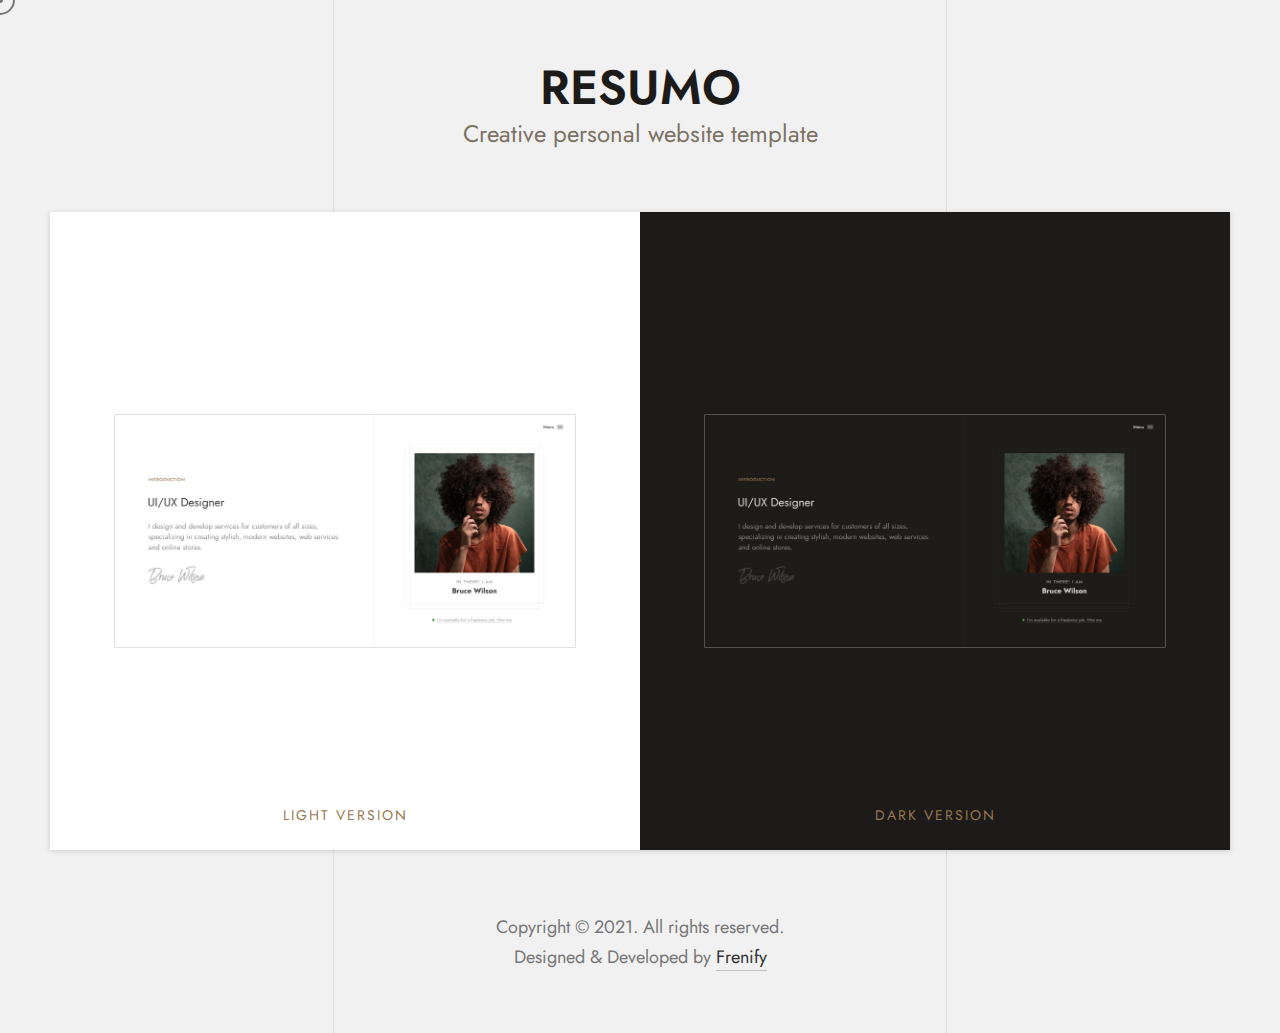
<file: mainpack/html/intro.html>
<!DOCTYPE html>
<!--[if lt IE 7 ]><html class="ie ie6" lang="en"> <![endif]-->
<!--[if IE 7 ]><html class="ie ie7" lang="en"> <![endif]-->
<!--[if IE 8 ]><html class="ie ie8" lang="en"> <![endif]-->
<!--[if (gte IE 9)|!(IE)]><!--><html lang="en"> <!--<![endif]-->

<head>

<meta http-equiv="Content-Type" content="text/html; charset=utf-8" />

<meta name="description" content="Resumo">
<meta name="author" content="Frenify">

<meta name="viewport" content="width=device-width, initial-scale=1, maximum-scale=1">

<title>Resumo Intro | Personal Portfolio HTML5 &amp; CSS3 Template</title>

<!-- Google Fonts -->
<link rel="preconnect" href="https://fonts.googleapis.com">
<link rel="preconnect" href="https://fonts.gstatic.com" crossorigin>
<link href="https://fonts.googleapis.com/css2?family=Jost:ital,wght@0,100;0,200;0,300;0,400;0,500;0,600;0,700;0,800;0,900;1,100;1,200;1,300;1,400;1,500;1,600;1,700;1,800;1,900&display=swap" rel="stylesheet">
<!-- /Google Fonts -->

<!-- Styles -->
<link type="text/css" rel="stylesheet" href="css/base.css?ver=3" />
<link type="text/css" rel="stylesheet" href="css/owl-carousel.css?ver=3" />
<link type="text/css" rel="stylesheet" href="css/style.css?ver=3" />
<!--[if lt IE 9]> <script src="js/modernizr.custom.js?ver=3"></script> <![endif]-->
<!-- /Styles -->

</head>

<body class="light">


<!-- Wrapper All -->
<div class="resumo_fn_wrapper">
	
	<div class="resumo_fn_intro">
		<div class="divider"></div>
		<div class="intro_content">
			<div class="title_holder">
				<h3><a href="intro.html">Resumo</a></h3>
				<p>Creative personal website template</p>
			</div>
			<div class="v_list">
				<div class="left">
					<a href="index-light.html" target="_blank"></a>
					<img src="img/intro/light.jpg" alt="">
					<span>Light Version</span>
				</div>
				<div class="right dark-section">
					<a href="index.html" target="_blank"></a>
					<img src="img/intro/dark.jpg" alt="">
					<span>Dark Version</span>
				</div>
			</div>
		</div>
		<footer id="footer">
			<div class="footer_content">
				<p>Copyright © 2021. All rights reserved. <br />
				Designed &amp; Developed by <a class="fn__link" href="https://frenify.com/" target="_blank">Frenify</a></p>
			</div>
		</footer>
	</div>
	
	
	
	<div class="frenify-cursor cursor-outer" data-default="yes" data-link="yes" data-slider="yes"><span class="fn-cursor"></span></div>
	<div class="frenify-cursor cursor-inner" data-default="yes" data-link="yes" data-slider="yes"><span class="fn-cursor"><span class="fn-left"></span><span class="fn-right"></span></span></div>
	
</div>
<!-- /Wrapper All -->



<!-- Scripts -->
<script src="js/jquery.js?ver=3"></script>
<script src="js/typed.js?ver=3"></script>
<script src="js/owl-carousel.js?ver=3"></script>
<script src="js/waypoints.js?ver=3"></script>
<script src="js/nicescroll.js?ver=3"></script>
<!--[if lt IE 10]> <script src="js/ie8.js?ver=3"></script> <![endif]-->
<script src="js/init.js?ver=3"></script>
<!-- /Scripts -->

</body>
</html>
</file>
<file: mainpack/documentation/assets/css/documenter_style.css>
/*!
 * Documenter 2.0
 * http://rxa.li/documenter
 *
 * Copyright 2011, Xaver Birsak
 * http://revaxarts.com
 *
 */
html,body,div,span,applet,object,iframe,h1,h2,h3,h4,h5,h6,p,blockquote,a,abbr,acronym,address,big,cite,code,del,dfn,em,font,img,ins,kbd,q,s,samp,small,strike,strong,sub,sup,tt,var,dl,dt,dd,ol,ul,li,fieldset,form,label,legend,table,caption,tbody,tfoot,thead,tr,th,td{
	margin:0;
	padding:0;
	border:0;
	outline:0;
	font-weight:inherit;
	font-style:inherit;
	font-size:100%;
	font-family:inherit;
	vertical-align:baseline;
}
html { 
	font-size:101%;
	font-family:Arial,verdana,arial,sans-serif;
	font-size:12px;
	-webkit-text-size-adjust:none;
	color:#6F6F6F;
	background-color:#efefef;
}
body{
	min-height:100%;
	height:auto;
	width:100%;
}
footer, header, section {
	display:block;
}
a{ color:#6F6F6F; text-decoration:none; cursor:pointer; }
a:hover { text-decoration:underline }
p, ul, ol{
	margin:18px 0;
	line-height:1.5em;
}
li{
	list-style:none;
}
li.placeholder{
	height:70px;
	width:100%;
	font-size:16px;
}
hr { 
	display:block;
	height:0px;
	line-height:0px;
	border:0;
	border-top:1px solid #ddd;
	border-bottom:1px solid #aaa;
	margin:16px 0;
	padding:0;
	clear:both;
	float:none;
}
hr.notop{
	margin-top:0;
}
strong{
	font-weight:700;
}
#documenter_buttons{
	position:absolute;
	right:10px;
	margin-top:-30px;
}
.btn{
	cursor:pointer;
	width:auto;
	padding:7px 7px 8px;
	border-radius:3px;
	border:1px solid #ccc;
}
.btn:hover{
	border:1px solid #B1B4B0;
	box-shadow:0px 2px 2px rgba(0,0,0,0.1);
	-moz-box-shadow:0px 2px 2px rgba(0,0,0,0.1);
	-webkit-box-shadow:0px 2px 2px rgba(0,0,0,0.1);
	text-decoration:none;
}
.btn:active{
	border:1px solid #B1B4B0;
	box-shadow:inset 0px 2px 2px rgba(0,0,0,0.1);
	-moz-box-shadow:inset 0px 2px 2px rgba(0,0,0,0.1);
	-webkit-box-shadow:inset 0px 2px 2px rgba(0,0,0,0.1);
	background-color:#eee;
}

#documenter_content{
	position:absolute;
	right:18px;
	left:218px;
	padding-left:10px;
	padding-bottom:800px;
	min-height:100%;
	height:auto;
	z-index:1;
}
#documenter_sidebar{
	-moz-box-shadow:0 0 6px rgba(3,3,3,0.6);
	-webkit-box-shadow:0 0 6px rgba(3,3,3,0.6);
	box-shadow:0 0 6px rgba(3,3,3,0.6);
	position:fixed;
	left:0;
	width:200px;
	height:100%;
	min-height:100%;
	z-index:100;
}
#documenter_sidebar a{
	position:relative;
	z-index:100;
}
img{
	border:0;
}
#documenter_copyright{
	position:absolute;
	bottom:10px;
	font-size:10px;
	right:15px;
	width:200px;
	text-align:right;
	z-index:1
}
noscript{
	display:block;
	position:absolute;
	top:238px;
	margin:0 auto;
	width:800px;
	bottom:0;
	z-index:20;
}
noscript p{
	width:800px;
	font-size:20px;
	padding-top:20px;
	margin:0 auto;
	color:#4D4D4D;
}
.small{
	font-size:10px;
	letter-spacing:0;
}

/*----------------------------------------------------------------------*/
/* Sidebar
/*----------------------------------------------------------------------*/

#documenter_sidebar #documenter_logo{
	display:block;
	height:20%;
	max-height:200px;
	min-height:70px;
	width:200px;
	background-position:center center;
	background-repeat:no-repeat;
}
#documenter_sidebar ul{
	font-size:12px;
	font-weight:700;
	min-height:150px;
	height:75%;
	overflow:auto;
}

#documenter_sidebar ul li{
	text-align:right;
	padding:0;
}
#documenter_sidebar ul a{
	display:block;
	border-top:1px solid #ddd;
	border-bottom:1px solid #aaa;
	padding:6px 15px 7px 0;
	text-align:right;
}
#documenter_sidebar ul a:hover,#documenter_sidebar ul a.current{
	-webkit-text-shadow:none;
	-moz-text-shadow:none;
	text-shadow:none;
	text-decoration:none;
}
#documenter_sidebar ul li ul{
	border-top:0;
	font-size:10px;
	min-height:10px;
	height:auto;
	overflow:auto;
	margin:0;
	display:none;
}
#documenter_sidebar ul li ul li a{
	display:block;
	padding:4px 15px 5px 0;
	text-align:right;
}

/*----------------------------------------------------------------------*/
/* Content
/*----------------------------------------------------------------------*/

#documenter_cover{
	position:relative;
	height:800px;
	padding-top:200px !important;
}
#documenter_cover li{
	list-style:none !important;
	margin-left:0 !important;
}
#documenter_cover p{
	width:500px;
}
#documenter_content section{
	padding-top:70px;
}
#documenter_content h1{
	font-size:30px;
	font-weight:700;
}
#documenter_content h2{
	font-size:20px;
	margin-bottom:18px;
	font-weight:100;
}
#documenter_content h3{
	font-size:26px;
	margin:18px 0 0;
	font-weight:100;
}
#documenter_content h4{
	font-size:20px;
	margin:18px 0;
	font-weight:100;
}
#documenter_content h5{
	font-size:16px;
	margin:18px 0;
	font-weight:100;
}
#documenter_content h6{
	font-size:14px;
	margin:18px 0;
	font-weight:100;
}
#documenter_content p{
	margin:18px 0;
}
#documenter_content ol li{
	list-style:decimal;
	margin-left:36px;
}
#documenter_content ul li{
	list-style:square;
	margin-left:36px;
}
#documenter_content dl{
}
#documenter_content dl dt{
	padding-top:12px;
	font-weight:700;
	font-size:14px;
}
#documenter_content dl dd{
	padding-top:3px;
	margin-left:18px;
}
#documenter_content table{
	border-collapse:collapse;
}
#documenter_content table th{
	font-weight:700;
}
#documenter_content table th, #documenter_content table td{
	padding:3px;
	text-align:left;
}
#documenter_content code{
	font-family:"Courier New", Courier, monospace;
	font-size:12px;
}
#documenter_content .warning{
	padding:10px 10px 10px 30px;
	border:1px solid #D5D458;
	background-color:#F0FEB1;
	background-image:url(img/warning.png);
	background-repeat:no-repeat;
	background-position: 8px 11px;
}
#documenter_content .info{
	padding:10px 10px 10px 30px;
	border:1px solid #6AB3FF;
	background-color:#A3D0FF;
	background-image:url(img/info.png);
	background-repeat:no-repeat;
	background-position: 8px 11px;
}
#documenter_content div.alert {
  padding: 8px 35px 8px 14px;
  text-shadow: 0 1px 0 rgba(255, 255, 255, 0.5);
  background-color: #fcf8e3;
  border: 1px solid #fbeed5;
  -webkit-border-radius: 4px;
  -moz-border-radius: 4px;
  border-radius: 4px;
}
#documenter_content div.alert-success,#documenter_content  div.alert-success div.alert-heading {
  color: #468847;
}
#documenter_content div.alert-danger,#documenter_content  div.alert-error {
  background-color: #f2dede;
  border-color: #eed3d7;
}
#documenter_content div.alert-danger,
#documenter_content div.alert-error,
#documenter_content div.alert-danger div.alert-heading,
#documenter_content div.alert-error div.alert-heading {
  color: #b94a48;
}
#documenter_content div.alert-info {
  background-color: #d9edf7;
  border-color: #bce8f1;
}
#documenter_content div.alert-info,#documenter_content  div.alert-info div.alert-heading {
  color: #3a87ad;
}
#documenter_content div.alert-block {
  padding-top: 14px;
  padding-bottom: 14px;
}
#documenter_content div.alert-block > p,#documenter_content  div.alert-block > ul {
  margin-bottom: 0;
}
#documenter_content div.alert-block p + p {
  margin-top: 5px;
}





/*----------------------------------------------------------------------*/
/* Print Styles
/*----------------------------------------------------------------------*/

@media print {
	 * { background: transparent !important; color: black !important; text-shadow: none !important; filter:none !important;
	-ms-filter: none !important; } /* Black prints faster: sanbeiji.com/archives/953 */
	a, a:visited { color: #444 !important; text-decoration: underline; }
	a[href]:after { content: " (" attr(href) ")"; }
	abbr[title]:after { content: " (" attr(title) ")"; }
	.ir a:after, a[href^="javascript:"]:after, a[href^="#"]:after { content: ""; }  /* Don't show links for images, or javascript/internal links */
	pre, blockquote { border: 1px solid #999; page-break-inside: avoid; }
	thead { display: table-header-group; } /* css-discuss.incutio.com/wiki/Printing_Tables */
	tr, img { page-break-inside: avoid; }
	@page { margin: 0.5cm; }
	p, h2, h3 { orphans: 3; widows: 3; }
	h2, h3{ page-break-after: avoid; }
	hr { border-top:1px solid #000 !important;border-bottom:0 !important; }
	
	#documenter_sidebar{
		-moz-box-shadow:none;
		-webkit-box-shadow:none;
		box-shadow:none;
		position:absolute;
		left:10px;
		top:0;
		width:100%;
		margin-top:500px;
	}
	#documenter_sidebar ul:before { content: "Table of Contents"; }
	
	#documenter_sidebar ul{
		border:0 !important;
	}
	#documenter_sidebar ul li{
		border:0 !important;
		text-align:left;
	}
	#documenter_sidebar ul li a{
		border:0 !important;
		text-align:left;
		padding:4px;
	}
	#documenter_sidebar ul li a:hover{
		border:0 !important;
	}
	#documenter_sidebar #documenter_logo{
		display:none;
	}
	#documenter_sidebar #documenter_copyright{
		display:none;
	}
	#documenter_content{
		left:10px;
	}
	#documenter_cover{
		margin-bottom:300px;
	}
	#documenter_content .warning{
		background-image:url(img/warning.png) !important;
		background-repeat:no-repeat !important;
		background-position: 8px 11px !important;
	}
	#documenter_content .info{
		background-image:url(img/info.png) !important;
		background-repeat:no-repeat !important;
		background-position: 8px 11px !important;
	}
}


em{
	font-style: italic;
}
pre{
	width: auto;
    background-color: #eee;
    padding: 8px 12px;
    border-left: 4px solid #4CAF50;
    word-wrap: break-word;
}
</file>
<file: mainpack/html/css/base.css>
/*
This css file includes all base styles and template's main color (in this tempalte main color is pink(#f00a77)). 
Template's main color styles located at the bottom of this file.
*/
html,
body,
div,
span,
applet,
object,
iframe,
h1,
h2,
h3,
h4,
h5,
h6,
p,
blockquote,
pre,
a,
abbr,
acronym,
address,
big,
cite,
code,
del,
dfn,
em,
font,
ins,
kbd,
q,
s,
samp,
small,
strike,
strong,
sub,
sup,
tt,
var,
b,
u,
i,
center,
dl,
dt,
dd,
ol,
ul,
li,
fieldset,
form,
label,
legend,
table,
caption,
tbody,
tfoot,
thead,
tr,
th,
td {
  background: transparent;
  border: 0;
  margin: 0;
  padding: 0;
  vertical-align: baseline;
  outline: none;
}

article,
aside,
details,
figcaption,
figure,
footer,
header,
hgroup,
nav,
section {
  display: block;
}

blockquote {
  quotes: none;
}

blockquote:before,
blockquote:after {
  content: "";
  content: none;
}
ul,
ol {
  margin: 30px;
}
ul li,
ol li {
  margin-bottom: 5px;
}
img {
  vertical-align: middle;
  max-width: 100%;
}
iframe {
  max-width: 100%;
}
del {
  text-decoration: line-through;
}
a,
i {
  -webkit-transition: all 0.3s ease;
  -moz-transition: all 0.3s ease;
  -ms-transition: all 0.3s ease;
  -o-transition: all 0.3s ease;
  transition: all 0.3s ease;
  border: none;
}
a:hover {
  text-decoration: none;
}

h1,
h2,
h3,
h4,
h5,
h6 {
  font-weight: 700;
  color: #333;
  margin-bottom: 20px;
}
h1 {
  font-size: 45px;
}
h2 {
  font-size: 36px;
}
h3 {
  font-size: 30px;
}
h4 {
  font-size: 24px;
}
h5 {
  font-size: 20px;
}
h6 {
  font-size: 16px;
}

table {
  width: 100%;
  max-width: 100%;
  text-align: left;
  border-collapse: collapse;
  border-spacing: 0px;
  margin-bottom: 15px;
  color: #999;
  border: 1px solid #eee;
}
table tr {
  border: 1px solid #eee;
}
table th {
  vertical-align: top;
  color: #333;
  background: none;
  font-size: 16px;
  font-weight: normal;
  padding: 15px 10px;
  border: 1px solid #eee;
}
table td {
  vertical-align: top;
  padding: 10px;
  border: 1px solid #eee;
}

code,
pre {
  padding: 10px;
  padding-bottom: 0;
  border-left: 3px solid #6fbf71;
  border-bottom: 1px solid transparent;
  background: #f7f7f7;
  overflow-x: scroll;
}

pre {
  display: block;
  word-break: break-all;
  word-wrap: break-word;
}
pre code {
  white-space: pre-wrap;
}

p {
  letter-spacing: 1px;
}

.space10 {
  width: 100%;
  float: left;
  clear: both;
  margin-bottom: 10px;
}
.space20 {
  width: 100%;
  float: left;
  clear: both;
  margin-bottom: 20px;
}
.space30 {
  width: 100%;
  float: left;
  clear: both;
  margin-bottom: 30px;
}
.space40 {
  width: 100%;
  float: left;
  clear: both;
  margin-bottom: 40px;
}
.space50 {
  width: 100%;
  float: left;
  clear: both;
  margin-bottom: 50px;
}
.space60 {
  width: 100%;
  float: left;
  clear: both;
  margin-bottom: 60px;
}
.space70 {
  width: 100%;
  float: left;
  clear: both;
  margin-bottom: 70px;
}
.space80 {
  width: 100%;
  float: left;
  clear: both;
  margin-bottom: 80px;
}
.space90 {
  width: 100%;
  float: left;
  clear: both;
  margin-bottom: 90px;
}
.space100 {
  width: 100%;
  float: left;
  clear: both;
  margin-bottom: 100px;
}
.space200 {
  width: 100%;
  float: left;
  clear: both;
  margin-bottom: 200px;
}
.space300 {
  width: 100%;
  float: left;
  clear: both;
  margin-bottom: 300px;
}
.space400 {
  width: 100%;
  float: left;
  clear: both;
  margin-bottom: 400px;
}
.space500 {
  width: 100%;
  float: left;
  clear: both;
  margin-bottom: 500px;
}
.space1000 {
  width: 100%;
  float: left;
  clear: both;
  margin-bottom: 1000px;
}

/*------------------------------------------------------------------*/
/*	x) FORM ELEMENTS
/*------------------------------------------------------------------*/
textarea {
  border-radius: 1px;
  font-size: 16px;
  color: #ccc;
  resize: vertical;
  font-family: "Jost", Arial, Helvetica, sans-serif;
  background-color: transparent;

  -webkit-box-sizing: border-box; /* Safari/Chrome, other WebKit */
  -moz-box-sizing: border-box; /* Firefox, other Gecko */
  -ms-box-sizing: border-box; /* IE 10 + */
  box-sizing: border-box; /* Opera/IE 8+ */

  line-height: 1.5;
  padding: 16px 20px !important;
  width: 100%;
  border: 1px solid rgba(255, 255, 255, 0.2);

  -webkit-transition: all 0.3s ease;
  -moz-transition: all 0.3s ease;
  -ms-transition: all 0.3s ease;
  -o-transition: all 0.3s ease;
  transition: all 0.3s ease;
}
input[type="text"],
input[type="phone"],
input[type="password"],
input[type="datetime"],
input[type="datetime-local"],
input[type="date"],
input[type="month"],
input[type="time"],
input[type="week"],
input[type="number"],
input[type="email"],
input[type="url"],
input[type="search"],
input[type="tel"],
input[type="color"],
.uneditable-input {
  width: 100%;
  display: block;
  border-radius: 1px;
  background-color: transparent;
  border: 1px solid rgba(255, 255, 255, 0.2);
  color: #ccc;
  font-size: 16px;
  outline: none;
  padding: 0 20px !important;
  line-height: 70px;
  height: 70px;
  letter-spacing: 0.5px;

  -webkit-box-sizing: border-box; /* Safari/Chrome, other WebKit */
  -moz-box-sizing: border-box; /* Firefox, other Gecko */
  -ms-box-sizing: border-box; /* IE 10 + */
  box-sizing: border-box; /* Opera/IE 8+ */

  font-family: "Jost", Arial, Helvetica, sans-serif;

  vertical-align: middle;

  -webkit-transition: all 0.3s ease;
  -moz-transition: all 0.3s ease;
  -ms-transition: all 0.3s ease;
  -o-transition: all 0.3s ease;
  transition: all 0.3s ease;
}
textarea:hover,
input[type="text"]:hover,
input[type="phone"]:hover,
input[type="password"]:hover,
input[type="datetime"]:hover,
input[type="datetime-local"]:hover,
input[type="date"]:hover,
input[type="month"]:hover,
input[type="time"]:hover,
input[type="week"]:hover,
input[type="number"]:hover,
input[type="email"]:hover,
input[type="url"]:hover,
input[type="search"]:hover,
input[type="tel"],
input[type="color"]:hover,
.uneditable-input:hover {
  border-color: rgba(255, 255, 255, 0.4);
}

textarea:focus,
input[type="text"]:focus,
input[type="phone"]:focus,
input[type="password"]:focus,
input[type="datetime"]:focus,
input[type="datetime-local"]:focus,
input[type="date"]:focus,
input[type="month"]:focus,
input[type="time"]:focus,
input[type="week"]:focus,
input[type="number"]:focus,
input[type="email"]:focus,
input[type="url"]:focus,
input[type="search"]:focus,
input[type="tel"]:focus,
input[type="color"]:focus,
.uneditable-input:focus {
  border-color: var(--mc);
  outline: none;
}

input[type="submit"] {
  padding: 13px 15px;
  height: 40px;
  line-height: 1;
  text-transform: uppercase;
  font-size: 13px;
  font-weight: 600;
  text-decoration: none;
  letter-spacing: 0.5px;
  border: none;
  cursor: pointer;
  color: #fff;
  background: #777;

  -webkit-transition: all 0.3s ease;
  -moz-transition: all 0.3s ease;
  -ms-transition: all 0.3s ease;
  -o-transition: all 0.3s ease;
  transition: all 0.3s ease;
}
input[type="submit"]:hover {
  background: #444;
}
select {
  padding: 8px;
  border: 2px solid #eee;
}
input[type="button"] {
  cursor: pointer;
  -webkit-transition: all 0.3s ease;
  -moz-transition: all 0.3s ease;
  -ms-transition: all 0.3s ease;
  -o-transition: all 0.3s ease;
  transition: all 0.3s ease;
}
.container {
  padding: 0 12%;
  margin: 0 auto;
  width: 100%;
}
.container.noright {
  padding-right: 0;
}
.max200 {
  max-width: 200px;
}
.max250 {
  max-width: 250px;
}
.max300 {
  max-width: 300px;
}
.max350 {
  max-width: 350px;
}
.max400 {
  max-width: 400px;
}
.max450 {
  max-width: 450px;
}
.max500 {
  max-width: 500px;
}
.max550 {
  max-width: 550px;
}
.max600 {
  max-width: 600px;
}
.max650 {
  max-width: 650px;
}
.max700 {
  max-width: 700px;
}
.max750 {
  max-width: 750px;
}
.max800 {
  max-width: 800px;
}
.max850 {
  max-width: 850px;
}
.max880 {
  max-width: 880px;
}
.max900 {
  max-width: 900px;
}
.max950 {
  max-width: 950px;
}
.max1000 {
  max-width: 1000px;
}
.max1020 {
  max-width: 1020px;
}
.max1050 {
  max-width: 1050px;
}
.max1100 {
  max-width: 1100px;
}
.max1150 {
  max-width: 1150px;
}
.max1200 {
  max-width: 1200px;
}
.max1250 {
  max-width: 1250px;
}
.max1300 {
  max-width: 1300px;
}
.max1350 {
  max-width: 1350px;
}
.max1400 {
  max-width: 1400px;
}
.max1450 {
  max-width: 1450px;
}
.max1500 {
  max-width: 1500px;
}
.roww,
section {
  width: 100%;
  float: left;
  clear: both;
}
.clearfix:after,
.clearfix:before {
  content: "";
  clear: both;
  display: table;
}
</file>
<file: mainpack/html/css/owl-carousel.css>
/**
 * Owl Carousel v2.3.4
 * Copyright 2013-2018 David Deutsch
 * Licensed under: SEE LICENSE IN https://github.com/OwlCarousel2/OwlCarousel2/blob/master/LICENSE
 */
.owl-carousel,.owl-carousel .owl-item{-webkit-tap-highlight-color:transparent;position:relative}.owl-carousel{display:none;width:100%;z-index:1}.owl-carousel .owl-stage{position:relative;-ms-touch-action:pan-Y;touch-action:manipulation;-moz-backface-visibility:hidden}.owl-carousel .owl-stage:after{content:".";display:block;clear:both;visibility:hidden;line-height:0;height:0}.owl-carousel .owl-stage-outer{position:relative;overflow:hidden;-webkit-transform:translate3d(0,0,0)}.owl-carousel .owl-item,.owl-carousel .owl-wrapper{-webkit-backface-visibility:hidden;-moz-backface-visibility:hidden;-ms-backface-visibility:hidden;-webkit-transform:translate3d(0,0,0);-moz-transform:translate3d(0,0,0);-ms-transform:translate3d(0,0,0)}.owl-carousel .owl-item{min-height:1px;float:left;-webkit-backface-visibility:hidden;-webkit-touch-callout:none}.owl-carousel .owl-item img{display:block;width:100%}.owl-carousel .owl-dots.disabled,.owl-carousel .owl-nav.disabled{display:none}.no-js .owl-carousel,.owl-carousel.owl-loaded{display:block}.owl-carousel .owl-dot,.owl-carousel .owl-nav .owl-next,.owl-carousel .owl-nav .owl-prev{cursor:pointer;-webkit-user-select:none;-khtml-user-select:none;-moz-user-select:none;-ms-user-select:none;user-select:none}.owl-carousel .owl-nav button.owl-next,.owl-carousel .owl-nav button.owl-prev,.owl-carousel button.owl-dot{background:0 0;color:inherit;border:none;padding:0!important;font:inherit}.owl-carousel.owl-loading{opacity:0;display:block}.owl-carousel.owl-hidden{opacity:0}.owl-carousel.owl-refresh .owl-item{visibility:hidden}.owl-carousel.owl-drag .owl-item{-ms-touch-action:pan-y;touch-action:pan-y;-webkit-user-select:none;-moz-user-select:none;-ms-user-select:none;user-select:none}.owl-carousel.owl-grab{cursor:move;cursor:grab}.owl-carousel.owl-rtl{direction:rtl}.owl-carousel.owl-rtl .owl-item{float:right}.owl-carousel .animated{animation-duration:1s;animation-fill-mode:both}.owl-carousel .owl-animated-in{z-index:0}.owl-carousel .owl-animated-out{z-index:1}.owl-carousel .fadeOut{animation-name:fadeOut}@keyframes fadeOut{0%{opacity:1}100%{opacity:0}}.owl-height{transition:height .5s ease-in-out}.owl-carousel .owl-item .owl-lazy{opacity:0;transition:opacity .4s ease}.owl-carousel .owl-item .owl-lazy:not([src]),.owl-carousel .owl-item .owl-lazy[src^=""]{max-height:0}.owl-carousel .owl-item img.owl-lazy{transform-style:preserve-3d}.owl-carousel .owl-video-wrapper{position:relative;height:100%;background:#000}.owl-carousel .owl-video-play-icon{position:absolute;height:80px;width:80px;left:50%;top:50%;margin-left:-40px;margin-top:-40px;background:url(owl.video.play.png) no-repeat;cursor:pointer;z-index:1;-webkit-backface-visibility:hidden;transition:transform .1s ease}.owl-carousel .owl-video-play-icon:hover{-ms-transform:scale(1.3,1.3);transform:scale(1.3,1.3)}.owl-carousel .owl-video-playing .owl-video-play-icon,.owl-carousel .owl-video-playing .owl-video-tn{display:none}.owl-carousel .owl-video-tn{opacity:0;height:100%;background-position:center center;background-repeat:no-repeat;background-size:contain;transition:opacity .4s ease}.owl-carousel .owl-video-frame{position:relative;z-index:1;height:100%;width:100%}
</file>
<file: mainpack/html/css/style.css>
@charset "utf-8";
/*

/*	This file is made for CURRENT TEMPLATE
/*


	List of CSS codes:
	
	01) Base
	02) Site Structure
	03) Site Right
	04) Right Hidden Navigation
	05) Home Section
	06) About Section
	07) CV Button
	08) Tabs Shortcode
	09) Boxed List
	10) Progress Bar
	11) Magic Cursor
	12) Portfolio Section
	13) Services List
	14) Partners
	15) Testimonials
	16) Blog List
	17) Pulse animation
	18) Contact
	19) Contact Information
	20) Footer
	21) Intro
	22) Responsive
	23) Light Version


/*------------------------------------------------------------------*/
/*	01) Base
/*------------------------------------------------------------------*/
:root {
  --mc: #987750;
  --tc: #888;
}
html {
  overflow-x: hidden;
  padding: 0px;
  margin: 0px;
}
body {
  font-family: "Jost", Arial, Helvetica, sans-serif;
  font-size: 18px;
  line-height: 1.44;
  letter-spacing: 0;
  font-weight: 400;
  color: #888;
  background-color: #1d1b19;

  word-break: break-word;
}
.fn__svg {
  fill: currentcolor;
  width: 18px;
  height: 18px;
}
h1,
h2,
h3,
h4,
h5,
h6 {
  line-height: 1.2;
  font-weight: 600;
  font-family: "Jost";
  color: #ddd;
}
h1 > a,
h2 > a,
h3 > a,
h4 > a,
h5 > a,
h6 > a {
  color: #ddd;
}
h1 > a:hover,
h2 > a:hover,
h3 > a:hover,
h4 > a:hover,
h5 > a:hover,
h6 > a:hover {
  color: var(--mc);
}
input {
  font-family: "Jost";
}
p {
  letter-spacing: 0;
}
a:focus {
  outline: thin dotted;
  outline: none;
}
@media (max-width: 1200px) {
  html,
  body {
    width: 100%;
    overflow-x: hidden;
    position: relative;
  }
}
.row,
[class^="resumo_fn_"] {
  width: 100%;
  float: left;
  clear: both;
}
/*------------------------------------------------------------------*/
/*	02) Site Structure
/*------------------------------------------------------------------*/
.resumo_fn_wrapper,
.resumo_fn_wrapper *:before,
.resumo_fn_wrapper *:after,
.resumo_fn_wrapper * {
  box-sizing: border-box;
}
.resumo_fn_wrapper {
  min-height: 100vh;
  position: relative;
  overflow: hidden;
}
.resumo_fn_wrapper_all:after {
  clear: both;
  display: table;
  content: "";
}
.resumo_fn_page,
.resumo_fn_wrapper {
  width: 100%;
  float: left;
  clear: both;
}
.resumo_fn_left {
  width: 56%;
  min-height: 100vh;
  position: relative;
  overflow-x: hidden;
  float: none;
  clear: none;
  transition: all 0.5s ease;
}
@media (min-width: 1041px) {
  .scrolled .resumo_fn_navigation,
  .scrolled .resumo_fn_right {
    width: 32%;
  }
  .scrolled .resumo_fn_left {
    width: 68%;
  }
}
/*------------------------------------------------------------------*/
/*	03) Site Right
/*------------------------------------------------------------------*/
.resumo_fn_right {
  width: 44%;
  min-height: 100vh;
  position: fixed;
  right: 0;
  top: 0;
  bottom: 0;
  border-left: 1px solid rgba(255, 255, 255, 0.2);
  transition: all 0.5s ease;
}
.resumo_fn_right .right_in {
  position: relative;
  width: 100%;
  padding: 100px 16%;
}
.resumo_fn_right .title_holder,
.resumo_fn_right .img_holder {
  position: relative;
  z-index: 2;
}
.resumo_fn_right .img_holder img {
  min-width: 100%;
  opacity: 0;
}
.resumo_fn_right .right_top {
  padding: 38px 41px;
  position: relative;
  width: 100%;
  margin-bottom: 30px;
  z-index: 5;
}
.resumo_fn_right .border1 {
  position: absolute;
  z-index: 1;
  left: 0;
  bottom: 20px;
  right: 0;
  top: 20px;
  border: 1px solid rgba(255, 255, 255, 0.2);
  border-radius: 2px;
  transition: all 0.3s ease;
}
.resumo_fn_right .border2 {
  position: absolute;
  z-index: 1;
  left: 20px;
  bottom: 0;
  right: 20px;
  top: 0;
  border: 1px solid rgba(255, 255, 255, 0.2);
  border-radius: 2px;
  transition: all 0.3s ease;
}
.resumo_fn_right:hover .border1,
.resumo_fn_right:hover .border2 {
  border-color: rgba(255, 255, 255, 0.3);
}
.resumo_fn_right .abs_img {
  position: absolute;
  z-index: 1;
  left: 0;
  bottom: 0;
  right: 0;
  top: 0;

  background-size: cover;
  background-position: center;
  background-repeat: no-repeat;
}
.resumo_fn_right .title_holder {
  text-align: center;
  padding: 27px 0 20px;
}
.resumo_fn_right .title_holder h5 {
  margin: 0;
  padding: 0;
  font-size: 18px;
  color: #999;
  font-weight: 500;
  text-transform: uppercase;
  margin-bottom: 8px;
}
.resumo_fn_right .title_holder h3 {
  margin: 0;
  padding: 0 10px;
  font-size: 30px;
  min-height: 36px;
  position: relative;
}
.scrolled .resumo_fn_right .title_holder h3 {
  font-weight: 400;
}
.animated_title:before,
.animated_title:after {
  position: absolute;
  top: 0;
  color: #851a15;
  animation: opacity 3s infinite;
}
@keyframes opacity {
  0%,
  100% {
    opacity: 0;
  }
  50% {
    opacity: 1;
  }
}
.animated_title:after {
  content: "[";
  left: 0;
}
.animated_title:before {
  content: "]";
  right: 0;
  bottom: 0;
  top: auto;
}
.animated_title .title_in {
  display: none;
}
.resumo_fn_right .right_bottom {
  width: 100%;
  text-align: center;
  display: -webkit-flex;
  display: -moz-flex;
  display: -ms-flex;
  display: -o-flex;
  display: flex;
  -webkit-flex-direction: row;
  -moz-flex-direction: row;
  -ms-flex-direction: row;
  -o-flex-direction: row;
  flex-direction: row;
  justify-content: center;
  position: relative;
  z-index: 5;
}
.resumo_fn_right .right_bottom a {
  text-decoration: none;
  padding-left: 20px;
  white-space: nowrap;
  text-overflow: ellipsis;
  display: block;
  font-size: 18px;
  color: #999;
  position: relative;
  line-height: 25px;
  max-width: 100%;
}
.resumo_fn_right .right_bottom a .text {
  overflow: hidden;
  text-overflow: ellipsis;
  white-space: nowrap;
  display: block;
}
.resumo_fn_right .right_bottom .circle {
  position: absolute;
  width: 10px;
  height: 10px;
  border-radius: 100%;
  background-color: #851a15;
  left: 0;
  top: 50%;
  margin-top: -5px;
  display: block;
}
.resumo_fn_right .right_bottom a:before {
  bottom: 0;
  left: 20px;
  right: 0;
  height: 1px;
  background-color: rgba(255, 255, 255, 0.2);
  content: "";
  position: absolute;
  transition: all 300ms ease;
}
.resumo_fn_right .right_bottom a:hover:before {
  background-color: rgba(255, 255, 255, 0.5);
}
.resumo_fn_right .right_bottom a:hover {
  color: #ccc;
}
.resumo_fn_right .menu_trigger {
  display: -webkit-flex;
  display: -moz-flex;
  display: -ms-flex;
  display: -o-flex;
  display: flex;
  -webkit-flex-direction: row;
  -moz-flex-direction: row;
  -ms-flex-direction: row;
  -o-flex-direction: row;
  flex-direction: row;
  -ms-align-items: center;
  align-items: center;
  position: absolute;
  z-index: 55;
  text-decoration: none;
  color: #ddd;
  right: 50px;
  top: 40px;
}
.resumo_fn_right .menu_trigger .hamb {
  display: -webkit-flex;
  display: -moz-flex;
  display: -ms-flex;
  display: -o-flex;
  display: flex;
  -webkit-flex-direction: column;
  -moz-flex-direction: column;
  -ms-flex-direction: column;
  -o-flex-direction: column;
  flex-direction: column;
  -ms-align-items: center;
  align-items: center;
  justify-content: center;
  position: relative;
  margin-left: 15px;
}
.resumo_fn_right .menu_trigger .hamb span:first-child {
  margin-top: 0;
}
.resumo_fn_right .menu_trigger .hamb span {
  width: 24px;
  height: 2px;
  display: block;
  margin-top: 4px;
  background-color: #ddd;
}
/*------------------------------------------------------------------*/
/*	04) Right Hidden Navigation
/*------------------------------------------------------------------*/
.nav-opened .resumo_fn_navigation {
  transform: translateX(0%);
}
.nav-opened .resumo_fn_nav_overlay {
  transform: translateX(0%);
}
.resumo_fn_navigation .nav_footer.ready {
  transform: translateY(0);
  opacity: 1;
}
.nav-opened #nav ul li {
  transform: translateX(0);
  opacity: 1;
}
.resumo_fn_navigation {
  position: fixed;
  right: 0;
  width: 44%;
  min-height: 100%;
  top: 0;
  bottom: 0;
  background-color: #181715;
  transform: translateX(102%);
  transition: all 1s ease;
  z-index: 999;
}
.resumo_fn_navigation .nav_in {
  position: relative;
  width: 100%;
  padding: 100px 16%;
  height: 100%;
  display: -webkit-flex;
  display: -moz-flex;
  display: -ms-flex;
  display: -o-flex;
  display: flex;
  -webkit-flex-direction: column;
  -moz-flex-direction: column;
  -ms-flex-direction: column;
  -o-flex-direction: column;
  flex-direction: column;
  justify-content: space-between;
  z-index: 5;
}
.resumo_fn_nav_overlay {
  display: block;
  text-decoration: none;
  z-index: 3;
  position: fixed;
  top: 0;
  left: 0;
  width: 100%;
  bottom: 0;
  background-color: #1d1b19;
  opacity: 0.9;
  transform: translateX(-102%);
  transition: all 1s ease;
}
.resumo_fn_navigation .closer {
  display: block;
  width: 40px;
  height: 40px;
  text-decoration: none;
  color: #888;
  position: absolute;
  right: 40px;
  top: 40px;
  overflow: hidden;
  z-index: 55;
  transform: translateZ(0);
  border: 1px solid transparent;
}
.resumo_fn_navigation .closer:after,
.resumo_fn_navigation .closer:before {
  top: 18px;
  top: 18.5px;
  left: -1px;
  content: "";
  position: absolute;
  width: 42px;
  height: 2px;
  background-color: #888;
  transition: all 300ms ease;
  perspective: 30px;
}
.resumo_fn_navigation .closer:after {
  transform: rotate(45deg) translateZ(0);
}
.resumo_fn_navigation .closer:before {
  transform: rotate(-45deg) translateZ(0);
}
.nav-hover-close .resumo_fn_navigation .closer,
.resumo_fn_navigation .closer:hover {
  border-color: var(--mc);
}
.nav-hover-close .resumo_fn_navigation .closer:before,
.resumo_fn_navigation .closer:hover:before {
  transform: scale(0.6) rotate(-45deg) translateZ(0);
  background-color: var(--mc);
}
.nav-hover-close .resumo_fn_navigation .closer:after,
.resumo_fn_navigation .closer:hover:after {
  transform: scale(0.6) rotate(45deg) translateZ(0);
  background-color: var(--mc);
}
#nav .label {
  margin: 0;
  padding: 0;
  font-size: 18px;
  color: #888;
  text-transform: uppercase;
  font-weight: 800;
  margin-bottom: 26px;
  letter-spacing: 0.25px;
}
#nav ul {
  list-style-type: none;
  margin: 0;
  padding: 0;
}
#nav ul a {
  text-decoration: none;
  font-size: 30px;
  color: #ddd;
  font-weight: 400;
  line-height: 1.3;
  display: block;
}
#nav ul a:hover {
  color: var(--mc);
}
#nav ul li {
  margin: 0;
  padding: 0;
  margin-bottom: 10px;
  transform: translateX(50px);
  opacity: 0;
  transition: all 500ms ease;
}
#nav ul li:last-child {
  margin-bottom: 0;
}
.resumo_fn_navigation .nav_footer {
  padding-top: 50px;
  transition: all 0.5s ease;
  opacity: 0;
  transform: translateY(50px);
}
.resumo_fn_navigation .social {
  margin-bottom: 25px;
}
.resumo_fn_navigation .social li {
  margin: 0 10px 10px 0;
}
.resumo_fn_navigation .social ul {
  list-style-type: none;
  margin: 0;
  padding: 0;
  display: -webkit-flex;
  display: -moz-flex;
  display: -ms-flex;
  display: -o-flex;
  display: flex;
  -webkit-flex-direction: row;
  -moz-flex-direction: row;
  -ms-flex-direction: row;
  -o-flex-direction: row;
  flex-direction: row;
  -ms-align-items: center;
  align-items: center;
  flex-wrap: wrap;
}
.resumo_fn_navigation .social a {
  display: -webkit-flex;
  display: -moz-flex;
  display: -ms-flex;
  display: -o-flex;
  display: flex;
  -ms-align-items: center;
  align-items: center;
  justify-content: center;
  color: #888;
  width: 40px;
  height: 40px;
  background-color: rgba(255, 255, 255, 0.05);
  transition: all 300ms ease;
}
.resumo_fn_navigation .social .fn__svg {
  width: 18px;
  height: 18px;
  display: block;
}
.resumo_fn_navigation .social a:hover {
  background-color: rgba(255, 255, 255, 0.1);
}
.resumo_fn_navigation .copyright {
  width: 100%;
  display: -webkit-flex;
  display: -moz-flex;
  display: -ms-flex;
  display: -o-flex;
  display: flex;
}
.resumo_fn_navigation .copyright a {
  text-decoration: none;
  white-space: nowrap;
  text-overflow: ellipsis;
  overflow: hidden;
  display: inline-block;
  font-size: 18px;
  color: #ddd;
  position: relative;
  line-height: 25px;
}
.resumo_fn_navigation .copyright a:before {
  bottom: 0;
  left: 0;
  right: 0;
  height: 1px;
  background-color: rgba(255, 255, 255, 0.2);
  content: "";
  position: absolute;
  transition: all 300ms ease;
}
.resumo_fn_navigation .copyright a:hover:before {
  background-color: rgba(255, 255, 255, 0.5);
}
.resumo_fn_navigation .copyright:hover {
  color: #fff;
}
/*------------------------------------------------------------------*/
/*	05) Home Section
/*------------------------------------------------------------------*/
#home {
  padding: 200px 0;
  display: -webkit-flex;
  display: -moz-flex;
  display: -ms-flex;
  display: -o-flex;
  display: flex;
  min-height: 100vh;
  -ms-align-items: center;
  align-items: center;
}
.resumo_fn_main_title > *:last-child {
  margin-bottom: 0 !important;
}
.resumo_fn_main_title .subtitle {
  margin: 0;
  padding: 0;
  font-size: 18px;
  text-transform: uppercase;
  font-weight: 500;
  letter-spacing: 1px;
  color: var(--mc);
  margin-bottom: 54px;
}
.resumo_fn_main_title .title {
  margin: 0;
  padding: 0;
  font-size: 48px;
  font-weight: 400;
  letter-spacing: 0;
  padding-bottom: 15px;
  margin-bottom: 34px;
  position: relative;
}
.resumo_fn_main_title .title:after {
  content: "";
  position: absolute;
  bottom: 0;
  height: 2px;
  background-color: rgba(255, 255, 255, 0.2);
  width: 150px;
  left: 0;
}
.resumo_fn_main_title .desc {
  margin: 0;
  padding: 0;
  font-size: 30px;
  line-height: 44px;
  letter-spacing: 0;
  margin-bottom: 57px;
}
/*------------------------------------------------------------------*/
/*	06) About Section
/*------------------------------------------------------------------*/
#about {
  padding: 0 0 50px;
}
#about .resumo_fn_main_title {
  margin-bottom: 74px;
}
.resumo_fn_about_info {
  display: -webkit-flex;
  display: -moz-flex;
  display: -ms-flex;
  display: -o-flex;
  display: flex;
  justify-content: space-between;
  margin-bottom: 126px;
}
.resumo_fn_about_info .about_left {
  width: 100%;
}
.resumo_fn_about_info table {
  table-layout: fixed;
  margin: 0;
}
.resumo_fn_about_info table,
.resumo_fn_about_info table th,
.resumo_fn_about_info table tr {
  border: none;
  padding: 0;
}
.resumo_fn_about_info table th {
  padding: 9px 10px 9px 0;
  font-size: 18px;
  letter-spacing: 0;
  color: #ddd;
  font-weight: 400;
}
.resumo_fn_about_info table a {
  text-decoration: none;
  color: #ddd;
  position: relative;
  border-bottom: 1px solid rgba(255, 255, 255, 0.2);
}
.resumo_fn_about_info table a:hover {
  border-bottom-color: rgba(255, 255, 255, 0.4);
}
.resumo_fn_about_info th:nth-child(1) {
  letter-spacing: 1px;
  color: #888;
  font-weight: 500;
  text-transform: uppercase;
}
/*------------------------------------------------------------------*/
/*	07) CV Button
/*------------------------------------------------------------------*/
.resumo_fn_cv_btn {
  display: -webkit-flex;
  display: -moz-flex;
  display: -ms-flex;
  display: -o-flex;
  display: flex;
  position: relative;
  margin-left: 70px;
}
.resumo_fn_cv_btn a {
  display: flex;
  flex-direction: column;
  align-items: center;
  justify-content: center;
  max-width: 100%;
  width: 340px;
  height: 220px;
  text-decoration: none;
  font-size: 18px;
  color: #888;
  font-weight: 500;
  text-transform: uppercase;
  letter-spacing: 1px;
  border: 2px solid rgba(255, 255, 255, 0.2);
}
.resumo_fn_cv_btn a:hover {
  border-color: var(--mc);
}
.resumo_fn_cv_btn .icon {
  position: relative;
  padding-top: 18px;
  color: #ddd;
}
.resumo_fn_cv_btn .fn__svg {
  width: 58px;
  height: 58px;
  display: block;
  margin-bottom: 14px;
}
.resumo_fn_cv_btn .fn__svg.arrow {
  position: absolute;
  left: 50%;
  margin-left: -29px;
  top: 8px;
  will-change: transform;
}
.resumo_fn_cv_btn a:hover .fn__svg.arrow {
  -webkit-animation: down_animation 1s ease infinite alternate;
  -moz-animation: down_animation 1s ease infinite alternate;
  animation: down_animation 1s ease infinite alternate;
  transform: translateY(0px);
}
@-webkit-keyframes down_animation {
  100% {
    transform: translateY(-10px);
  }
  0% {
    transform: translateY(0);
  }
}
@-moz-keyframes down_animation {
  100% {
    transform: translateY(-10px);
  }
  0% {
    transform: translateY(0);
  }
}
/*------------------------------------------------------------------*/
/*	08) Tabs Shortcode
/*------------------------------------------------------------------*/
.resumo_fn_tabs {
  width: 100%;
  overflow: hidden;
}
.resumo_fn_tabs .tab_header {
  margin-bottom: 39px;
}
.resumo_fn_tabs .tab_header ul {
  margin: 0;
  padding: 0;
  display: -webkit-flex;
  display: -moz-flex;
  display: -ms-flex;
  display: -o-flex;
  display: flex;
  -webkit-flex-direction: row;
  -moz-flex-direction: row;
  -ms-flex-direction: row;
  -o-flex-direction: row;
  flex-direction: row;
  flex-wrap: wrap;
  list-style-type: none;
}
.resumo_fn_tabs .tab_header li {
  margin: 0;
  padding: 0;
  margin-bottom: 10px;
  position: relative;
}
.resumo_fn_tabs .tab_header a {
  text-decoration: none;
  display: inline-block;
  color: #888;
  font-weight: 400;
  font-size: 30px;
  border-bottom: 1px solid transparent;
  line-height: 30px;
  padding-top: 4px;
}
.resumo_fn_tabs .tab_header .active a {
  color: var(--mc);
  border-bottom-color: var(--mc);
}
.resumo_fn_tabs .tab_header li:after {
  content: "";
  width: 40px;
  height: 2px;
  background-color: rgba(255, 255, 255, 0.2);
  position: relative;
  float: right;
  top: 50%;
  margin: 0 20px;
  margin-top: 2px;
}
.resumo_fn_tabs .tab_header li:last-child:after {
  content: none;
}
.resumo_fn_tabs .tab_item {
  display: none;
}
.resumo_fn_tabs .tab_item.active {
  display: block;
  -webkit-animation: tab_animation 1s ease;
  -moz-animation: tab_animation 1s ease;
}
@-webkit-keyframes tab_animation {
  0% {
    opacity: 0;
    transform: rotateY(20deg) rotateZ(-3deg);
  }
  100% {
    opacity: 1;
    transform: rotateY(0deg) rotateZ(0deg);
  }
}
@-moz-keyframes tab_animation {
  0% {
    opacity: 0;
    transform: rotateY(20deg) rotateZ(-3deg);
  }
  100% {
    opacity: 1;
    transform: rotateY(0deg) rotateZ(0deg);
  }
}
/*------------------------------------------------------------------*/
/*	09) Boxed List
/*------------------------------------------------------------------*/
.resumo_fn_boxed_list ul {
  list-style-type: none;
  margin: 0;
  padding: 0;
}
.resumo_fn_boxed_list li {
  margin: 0;
  padding: 0;
  width: 100%;
  float: left;
  clear: both;
  margin-bottom: 20px;
}
.resumo_fn_boxed_list li:last-child {
  margin-bottom: 0;
}
.resumo_fn_boxed_list .item {
  width: 100%;
  float: left;
  clear: both;
  background-color: #181715;
  position: relative;
  padding: 42px 40px 43px;
  border: 1px solid #151412;
}
.resumo_fn_boxed_list .item:after {
  content: "";
  position: absolute;
  width: 3px;
  height: 50px;
  left: -1px;
  top: 50%;
  margin-top: -25px;
  background-color: rgba(255, 255, 255, 0.2);
  transition: all 0.5s 1s ease;
}
.resumo_fn_boxed_list .done .item:after {
  left: 50px;
  right: 50px;
}
.resumo_fn_boxed_list .item_top {
  display: flex;
  margin-bottom: 14px;
}
.resumo_fn_boxed_list .item_top h5 {
  margin: 0;
  padding: 0;
  font-size: 18px;
  text-transform: uppercase;
  font-weight: 400;
  line-height: 30px;
}
.resumo_fn_boxed_list .item_top span {
  display: block;
  margin: 0;
  padding: 0;
  font-size: 16px;
  line-height: 30px;
  margin-left: 20px;
  color: #888;
}
.resumo_fn_boxed_list h3 {
  margin: 0;
  padding: 0;
  font-weight: 400;
  margin-bottom: 17px;
}
.resumo_fn_boxed_list p a {
  text-decoration: none;
  position: relative;
  z-index: 2;
  color: #000;
  font-weight: 600;
}
/*------------------------------------------------------------------*/
/*	10) Progress Bar
/*------------------------------------------------------------------*/
.resumo_fn_progress_bar {
  margin-bottom: 36px;
}
.resumo_fn_progress_bar .progress_item {
  width: 100%;
  float: left;
  clear: both;
  margin-bottom: 17px;
}
.resumo_fn_progress_bar .progress_item:last-child {
  margin-bottom: 0;
}
.resumo_fn_progress_bar .progress_percent {
  position: absolute;
  z-index: 2;
  padding: 0 8px;
  line-height: 24px;
  font-size: 14px;
  font-weight: 400;
  display: block;
  bottom: 10px;
  right: 100%;
  color: var(--mc);
  background-color: rgba(255, 255, 255, 0.05);
  transition: all 3s cubic-bezier(0.165, 0.84, 0.44, 1);
  transform: translateX(50%);
}
.resumo_fn_progress_bar .progress_percent:after {
  content: "";
  position: absolute;
  width: 0;
  height: 0;
  display: block;
  border: 4px solid transparent;
  border-top-color: rgba(255, 255, 255, 0.05);
  bottom: -8px;
  left: 50%;
  margin-left: -4px;
}
.resumo_fn_progress_bar .progress_title {
  margin: 0;
  font-size: 18px;
  font-weight: 400;
  position: relative;
  z-index: 2;
  line-height: 40px;
  color: #888;
  margin-bottom: 1px;
}
.resumo_fn_progress_bar .item_in {
  width: 100%;
  position: relative;
  overflow: hidden;
}
.resumo_fn_progress_bar .bg_wrap {
  width: 100%;
  position: relative;
  z-index: 1;
  height: 1px;
  background-color: #333;
}
.resumo_fn_progress_bar .progress_bg {
  width: 0;
  position: absolute;
  z-index: 1;
  top: 0;
  left: 0;
  bottom: 0;
}
.resumo_fn_progress_bar .progress_bg:after {
  content: "";
  position: absolute;
  top: 0;
  left: 0;
  bottom: 0;
  background-color: var(--mc);
}
.resumo_fn_progress_bar .open .progress_bg:after {
  width: 100%;
  -webkit-animation: progress_animation 3s cubic-bezier(0.165, 0.84, 0.44, 1); /* Safari 4+ */
  -moz-animation: progress_animation 3s cubic-bezier(0.165, 0.84, 0.44, 1); /* Fx 5+ */
  animation: progress_animation 3s cubic-bezier(0.165, 0.84, 0.44, 1); /* IE 10+ */
}
@-webkit-keyframes progress_animation {
  0% {
    width: 0%;
  }
  100% {
    width: 100%;
  }
}
@-moz-keyframes progress_animation {
  0% {
    width: 0%;
  }
  100% {
    width: 100%;
  }
}
@keyframes progress_animation {
  0% {
    width: 0%;
  }
  100% {
    width: 100%;
  }
}
.resumo_fn_desc p {
  max-width: 500px;
}
/*------------------------------------------------------------------*/
/*	11) Magic Cursor
/*------------------------------------------------------------------*/
.frenify-cursor[data-default="no"] {
  opacity: 0;
}
.frenify-cursor[data-default="no"].cursor-inner {
  transition: opacity 0.3s ease;
}
.frenify-cursor[data-default="no"].cursor-inner.cursor-hover,
.frenify-cursor[data-default="no"].cursor-inner.cursor-slider {
  opacity: 1;
}
.frenify-cursor[data-link="no"].cursor-inner.cursor-hover {
  opacity: 0;
}
.frenify-cursor[data-slider="no"].cursor-inner.cursor-slider {
  opacity: 0;
}
.frenify-cursor {
  position: fixed;
  left: 0;
  top: 0;
  pointer-events: none;
  -webkit-transform: translateZ(0);
  transform: translateZ(0);
  visibility: hidden;
}
.frenify-cursor.mouse-down .fn-cursor {
  transform: scale(0.9);
}
@media (max-width: 1040px) {
  .frenify-cursor {
    display: none;
  }
}
.cursor-link {
  width: 30px;
  height: 30px;
  margin-left: -15px;
  margin-top: -15px;
  border: 2px solid rgba(255, 255, 255, 0.5);
  z-index: 10000000;
  -webkit-transition: all 0.08s ease-out;
  transition: all 0.08s ease-out;
}
.cursor-outer {
  z-index: 10000000;
  -webkit-transition: transform 0.08s ease-out, opacity 1s ease;
  transition: transform 0.08s ease-out, opacity 1s ease;
}
.cursor-outer .fn-cursor {
  position: absolute;
  top: 50%;
  left: 50%;
  margin: -15px 0 0 -15px;
  width: 30px;
  height: 30px;
  border-radius: 50%;
  border: 2px solid rgba(255, 255, 255, 0.5);
}
.cursor-inner .fn-cursor {
  position: absolute;
  top: 50%;
  left: 50%;
  margin: -3px 0 0 -3px;
  width: 6px;
  height: 6px;
  border-radius: 50%;
  background-color: rgba(255, 255, 255, 0.5);
  -webkit-transition: all 0.5s ease-in-out;
  transition: all 0.5s ease-in-out;
}
.cursor-outer.cursor-slider,
.cursor-outer.cursor-hover {
  opacity: 0;
  -webkit-transition: transform 0.08s ease-out, opacity 0.2s ease;
  transition: transform 0.08s ease-out, opacity 0.2s ease;
}
.cursor-inner {
  z-index: 10000001;
}
.cursor-inner.cursor-hover .fn-cursor {
  margin: -40px 0 0 -40px;
  width: 80px;
  height: 80px;
  background-color: rgba(255, 255, 255, 0.1);
}

.cursor-inner.cursor-slider:not(.cursor-hover) .fn-cursor {
  margin-left: -30px;
  margin-top: -30px;
  width: 60px;
  height: 60px;
  background-color: transparent;
  border: 5px solid rgba(255, 255, 255, 0.5);
}
.cursor-inner.cursor-slider.cursor-hover span:after,
.cursor-inner.cursor-slider.cursor-hover span:before {
  background-color: #fff;
}
.cursor-inner.cursor-slider .fn-left,
.cursor-inner.cursor-slider .fn-right {
  opacity: 1;
  visibility: visible;
}
.cursor-inner.cursor-slider .fn-left:after {
  left: -26px;
}
.cursor-inner.cursor-slider .fn-left:before {
  left: -26px;
}
.cursor-inner.cursor-slider .fn-left:after {
  right: -26px;
}
.cursor-inner.cursor-slider .fn-left:before {
  right: -26px;
}

.cursor-inner .fn-left,
.cursor-inner .fn-right {
  opacity: 0;
  visibility: hidden;
  transition: all 0.3s ease;
}
.cursor-inner .fn-left:after {
  content: "";
  position: absolute;
  width: 2px;
  height: 12px;
  transform: rotate(50deg);
  left: -20px;
  top: 50%;
  margin-top: -10px;
  background-color: rgba(255, 255, 255, 0.5);
  transition: all 0.3s ease;
}
.cursor-inner .fn-left:before {
  content: "";
  position: absolute;
  width: 2px;
  height: 12px;
  transform: rotate(130deg);
  left: -20px;
  top: 50%;
  margin-top: -2px;
  background-color: rgba(255, 255, 255, 0.5);
  transition: all 0.3s ease;
}
.cursor-inner .fn-right:after {
  content: "";
  position: absolute;
  width: 2px;
  height: 12px;
  transform: rotate(50deg);
  right: -20px;
  top: 50%;
  margin-top: -2px;
  background-color: rgba(255, 255, 255, 0.5);
  transition: all 0.3s ease;
}
.cursor-inner .fn-right:before {
  content: "";
  position: absolute;
  width: 2px;
  height: 12px;
  transform: rotate(130deg);
  right: -20px;
  top: 50%;
  margin-top: -10px;
  background-color: rgba(255, 255, 255, 0.5);
  transition: all 0.3s ease;
}
/*------------------------------------------------------------------*/
/*	12) Portfolio Section
/*------------------------------------------------------------------*/
#portfolio {
  padding: 150px 0 39px;
  overflow: hidden;
}
#portfolio .noright .roww {
  overflow: hidden;
}
#portfolio .resumo_fn_main_title {
  margin-bottom: 70px;
  padding-right: 100px;
  position: relative;
}
#portfolio .img_holder {
  width: 100%;
  overflow: hidden;
  position: relative;
}
#portfolio .abs_img {
  position: absolute;
  top: 0;
  left: 0;
  right: 0;
  bottom: 0;

  background-size: cover;
  background-position: center center;
  background-repeat: no-repeat;
}
#portfolio .img_holder img {
  margin-bottom: -24%;
  opacity: 0 !important;
  max-height: 370px;
}
#portfolio .title_holder {
  padding-top: 26px;
}
#portfolio .title_holder p {
  margin: 0;
  padding: 0;
  margin-bottom: 8px;
}
#portfolio .title_holder h3 {
  margin: 0;
  padding: 0;
  font-weight: 400;
}
#portfolio .title_holder h3 a {
  text-decoration: none;
}
#portfolio .my__nav {
  position: absolute;
  right: 0;
  widows: auto;
}
.my__nav {
  display: -webkit-flex;
  display: -moz-flex;
  display: -ms-flex;
  display: -o-flex;
  display: flex;
  bottom: 30px;
  z-index: 5;
}
.my__nav a {
  width: 26px;
  height: 21px;
  display: block;
  text-decoration: none;
  position: relative;
}
.my__nav a:after {
  content: "";
  position: absolute;
  left: -10px;
  right: -10px;
  bottom: -10px;
  top: -10px;
  background-color: transparent;
  transition: all 0.3s ease;
  border: 1px solid transparent;
}
.my__nav .next {
  margin-left: 30px;
}
.my__nav span {
  display: block;
  background-color: #888;
  width: 26px;
  height: 1px;
  position: absolute;
  top: 50%;
  transition: all 0.3s ease;
}
.my__nav span:after {
  display: block;
  background-color: inherit;
  width: 14px;
  height: 1px;
  content: "";
  position: absolute;
  left: -1px;
  transform: rotate(45deg);
  top: 100%;
  margin-top: 4px;
}
.my__nav span:before {
  display: block;
  background-color: inherit;
  width: 14px;
  height: 1px;
  content: "";
  position: absolute;
  left: -1px;
  transform: rotate(-45deg);
  bottom: 100%;
  margin-bottom: 4px;
}
.my__nav .next span:after {
  top: auto;
  margin-top: inherit;
  right: -1px;
  left: auto;
  bottom: 100%;
  margin-bottom: 4px;
}
.my__nav .next span:before {
  bottom: auto;
  margin-bottom: inherit;
  right: -1px;
  left: auto;
  top: 100%;
  margin-top: 4px;
}
.my__nav a:hover span {
  background-color: var(--mc);
}
.my__nav a:hover:after {
  border-color: var(--mc);
  transform: scale(1.23);
}
/*------------------------------------------------------------------*/
/*	13) Services List
/*------------------------------------------------------------------*/
#services {
  padding: 150px 0 27px;
}
#services .resumo_fn_main_title {
  margin-bottom: 88px;
}
.resumo_fn_service_list ul {
  margin: 0;
  padding: 0;
  list-style-type: none;
}
.resumo_fn_service_list li {
  margin: 0;
  padding: 0;
  margin-bottom: 20px;
}
.resumo_fn_service_list .item {
  width: 100%;
  display: -webkit-flex;
  display: -moz-flex;
  display: -ms-flex;
  display: -o-flex;
  display: flex;
  background-color: #181715;
  border: 1px solid #151412;
}
.resumo_fn_service_list .item_right {
  width: 30%;
  min-width: 30%;
  display: -webkit-flex;
  display: -moz-flex;
  display: -ms-flex;
  display: -o-flex;
  display: flex;
  -webkit-flex-direction: column;
  -moz-flex-direction: column;
  -ms-flex-direction: column;
  -o-flex-direction: column;
  flex-direction: column;
  -ms-align-items: center;
  align-items: center;
  justify-content: center;
  text-align: center;
  border-left: 1px solid rgba(255, 255, 255, 0.05);
  padding: 10px;
}
.resumo_fn_service_list .item_left {
  padding: 42px 40px 43px;
  position: relative;
  width: 100%;
}
.resumo_fn_service_list .item_left:after {
  content: "";
  position: absolute;
  width: 3px;
  height: 50px;
  left: -1px;
  top: 50%;
  transform: translateY(-50%);
  background-color: rgba(255, 255, 255, 0.2);
  transition: all 0.5s ease;
}
.resumo_fn_service_list .item_left h3 {
  margin: 0;
  padding: 0;
  font-weight: 400;
  margin-bottom: 18px;
}
.resumo_fn_service_list .item_left p {
  max-width: 400px;
  margin: 0;
  padding: 0;
}
.resumo_fn_service_list .item_right p {
  margin: 0;
  padding: 0;
  font-size: 16px;
  margin-bottom: 4px;
}
.resumo_fn_service_list .item_right h3 {
  margin: 0;
  padding: 0;
  color: var(--mc);
  font-weight: 500;
  font-size: 24px;
}
/*------------------------------------------------------------------*/
/*	14) Partners
/*------------------------------------------------------------------*/
#customers {
  padding: 150px 0 42px;
}
#customers .resumo_fn_main_title {
  margin-bottom: 70px;
}
.resumo_fn_partners {
  margin-bottom: 139px;
}
.resumo_fn_partners ul {
  margin: 0;
  padding: 0;
  list-style-type: none;
  margin-left: -10px;
  display: -webkit-flex;
  display: -moz-flex;
  display: -ms-flex;
  display: -o-flex;
  display: flex;
  -webkit-flex-direction: row;
  -moz-flex-direction: row;
  -ms-flex-direction: row;
  -o-flex-direction: row;
  flex-direction: row;
  flex-wrap: wrap;
}
.resumo_fn_partners li {
  margin: 0;
  padding: 0;
  width: 33.3333%;
  padding-left: 10px;
  margin-bottom: 10px;
}
.resumo_fn_partners a {
  display: -webkit-flex;
  display: -moz-flex;
  display: -ms-flex;
  display: -o-flex;
  display: flex;
  -ms-align-items: center;
  align-items: center;
  justify-content: center;
  text-decoration: none;
  height: 200px;
  padding: 15px;
  text-align: center;
  background-color: #181715;
}
.resumo_fn_partners a:hover {
  background-color: #111;
}
.resumo_fn_partners img {
  max-width: 180px;
}
/*------------------------------------------------------------------*/
/*	15) Testimonials
/*------------------------------------------------------------------*/
.resumo_fn_testimonials .my__nav {
  margin-bottom: 60px;
}
.resumo_fn_testimonials .desc {
  margin: 0;
  padding: 0;
  font-size: 30px;
  line-height: 44px;
  font-weight: 400;
  margin-bottom: 52px;
}
.resumo_fn_testimonials .title {
  margin: 0;
  padding: 0;
  font-size: 30px;
  font-weight: 400;
  margin-bottom: 9px;
}
.resumo_fn_testimonials .subtitle {
  margin: 0;
  padding: 0;
  font-size: 18px;
  color: #888;
  font-weight: 400;
  text-transform: uppercase;
}
/*------------------------------------------------------------------*/
/*	16) Blog List
/*------------------------------------------------------------------*/
#news {
  padding: 150px 0 47px;
}
#news .resumo_fn_main_title {
  margin-bottom: 70px;
}
.resumo_fn_blog_list ul {
  margin: 0;
  padding: 0;
  display: -webkit-flex;
  display: -moz-flex;
  display: -ms-flex;
  display: -o-flex;
  display: flex;
  -webkit-flex-direction: row;
  -moz-flex-direction: row;
  -ms-flex-direction: row;
  -o-flex-direction: row;
  flex-direction: row;
  flex-wrap: wrap;
  margin-left: -60px;
  list-style-type: none;
}
.resumo_fn_blog_list li {
  margin: 0;
  padding: 0;
  width: 50%;
  padding-left: 60px;
  margin-bottom: 44px;
}
.resumo_fn_blog_list .img_holder {
  width: 100%;
  overflow: hidden;
  position: relative;
}
.resumo_fn_blog_list .abs_img {
  position: absolute;
  top: 0;
  left: 0;
  right: 0;
  bottom: 0;

  background-size: cover;
  background-position: center center;
  background-repeat: no-repeat;
}
.resumo_fn_blog_list .img_holder img {
  margin-bottom: -24%;
  min-width: 100%;
  opacity: 0 !important;
}
.resumo_fn_blog_list .title_holder {
  padding-top: 25px;
}
.resumo_fn_blog_list .title_holder p {
  margin: 0;
  padding: 0;
  margin-bottom: 9px;
  font-size: 14px;
  text-transform: uppercase;
}
.resumo_fn_blog_list .title_holder h3 {
  margin: 0;
  padding: 0;
  font-weight: 400;
  font-size: 18px;
  line-height: 26px;
}
.resumo_fn_blog_list .title_holder h3 a {
  text-decoration: none;
}
.resumo_fn_blog_list .load_more {
  padding-top: 19px;
}
.resumo_fn_blog_list .load_more a {
  display: block;
  text-decoration: none;
  font-size: 18px;
  font-weight: 500;
  color: #888;
  letter-spacing: 1px;
  text-transform: uppercase;
  line-height: 66px;
  border: 2px solid rgba(255, 255, 255, 0.2);
  padding: 0 10px;
  text-align: center;
  overflow: hidden;
  position: relative;
}
.resumo_fn_blog_list .load_more a:hover {
  border-color: var(--mc);
  color: var(--mc);
}
.resumo_fn_blog_list .load_more .text {
  transition: all 0.3s ease;
}
.resumo_fn_blog_list .load_more .loading .text {
  opacity: 0;
}
.resumo_fn_blog_list .load_more .loading {
  border-color: var(--mc);
}
.resumo_fn_blog_list .load_more .loading .fn__pulse {
  opacity: 1;
  visibility: visible;
}
/*------------------------------------------------------------------*/
/*	17) Pulse animation
/*------------------------------------------------------------------*/
.fn__pulse {
  width: 120px;
  display: flex;
  justify-content: space-between;
  align-items: center;
  position: absolute;
  top: 50%;
  left: 50%;
  transform: translate(-50%, -50%);
  opacity: 0;
  visibility: hidden;
  transition: all 0.3s ease;
}
.fn__pulse span {
  width: 20px;
  height: 20px;
  border-radius: 50%;
  background-color: var(--mc);
}
.fn__pulse span:nth-child(1) {
  animation: fn__pulse 0.4s ease 0s infinite alternate;
}
.fn__pulse span:nth-child(2) {
  animation: fn__pulse 0.4s ease 0.2s infinite alternate;
}
.fn__pulse span:nth-child(3) {
  animation: fn__pulse 0.4s ease 0.4s infinite alternate;
}

@-webkit-keyframes fn__pulse {
  0% {
    opacity: 1;
    transform: scale(1);
  }
  100% {
    opacity: 0.25;
    transform: scale(0.75);
  }
}
@-moz-keyframes fn__pulse {
  0% {
    opacity: 1;
    transform: scale(1);
  }
  100% {
    opacity: 0.25;
    transform: scale(0.75);
  }
}
@keyframes fn__pulse {
  0% {
    opacity: 1;
    transform: scale(1);
  }
  100% {
    opacity: 0.25;
    transform: scale(0.75);
  }
}

.be_animated {
  -webkit-animation-duration: 0.8s;
  animation-duration: 0.8s;
  visibility: hidden;
  display: none;
}
.be_animated.done {
  visibility: visible;
  display: block;
}
@-webkit-keyframes fadeInTop {
  0% {
    opacity: 0;
    -webkit-transform: translate3d(0, 10%, 0);
    transform: translate3d(0, 10%, 0);
  }
  100% {
    opacity: 1;
    -webkit-transform: none;
    transform: none;
  }
}
@keyframes fadeInTop {
  0% {
    opacity: 0;
    -webkit-transform: translate3d(0, 10%, 0);
    transform: translate3d(0, 10%, 0);
  }
  100% {
    opacity: 1;
    -webkit-transform: none;
    transform: none;
  }
}
.fadeInTop {
  -webkit-animation-name: fadeInTop;
  animation-name: fadeInTop;
}
/*------------------------------------------------------------------*/
/*	18) Contact
/*------------------------------------------------------------------*/
#contact {
  padding: 150px 0 200px;
}
#contact .resumo_fn_main_title {
  margin-bottom: 58px;
}
#contact .contact_form {
  width: 100%;
  float: left;
  clear: both;
}
.resumo_fn_contact {
  width: 100%;
  float: left;
  clear: both;
}
.resumo_fn_contact .input_wrapper {
  width: 100%;
  position: relative;
}
.resumo_fn_contact .input_wrapper input,
.resumo_fn_contact .input_wrapper textarea {
  position: relative;
  z-index: 3;
}
.resumo_fn_contact .moving_placeholder {
  height: 70px;
  position: absolute;
  left: 0;
  top: 0;
  font-size: 22px;
  line-height: 70px;
  padding: 0;
  margin: 0;
  padding-left: 30px;
  font-weight: 400;
  color: #888;
  transform-origin: left;
  z-index: 1;
  display: block;
  max-width: 100%;
  overflow: hidden;
  white-space: nowrap;
  text-overflow: ellipsis;
  -webkit-transition: all 150ms cubic-bezier(0.4, 0, 0.2, 1);
  transition: all 150ms cubic-bezier(0.4, 0, 0.2, 1);
}
.resumo_fn_contact .active .moving_placeholder {
  -webkit-transform: scale(0.75) translateY(-85%);
  transform: scale(0.75) translateY(-85%);
  color: var(--mc);
  background: #1d1b19;
  z-index: 33;
  padding-right: 30px;
  margin-left: 10px;
  top: 0px;
  height: 25px;
  line-height: 25px;
}
.resumo_fn_contact textarea {
  height: 200px;
}
.resumo_fn_contact .items {
  margin-left: -20px;
}
.resumo_fn_contact .item {
  width: 100%;
  float: left;
  padding-left: 20px;
  margin-bottom: 20px;
}
.resumo_fn_contact .item:last-child {
  margin-bottom: 0;
}
.resumo_fn_contact .item.half {
  width: 50%;
}
.resumo_fn_contact .contact_form a {
  display: block;
  line-height: 26px;
  white-space: nowrap;
  text-overflow: ellipsis;
  overflow: hidden;
  padding: 20px 20px;
  color: #ddd;
  font-size: 18px;
  font-weight: 600;
  text-transform: uppercase;
  text-align: center;
  text-decoration: none;
  border: 2px solid rgba(255, 255, 255, 0.2);
}
.resumo_fn_contact .contact_form a:hover {
  border-color: var(--mc);
  color: var(--mc);
}
.resumo_fn_contact .contact_form a:focus {
  outline: 1px dashed #444;
}
.empty_notice {
  color: #dd3936;
  margin-bottom: 25px;
  display: none;
  text-align: left;
  font-weight: 500;
}
.error {
  display: none;
  color: #dd3936;
  text-align: left;
  font-weight: 500;
}
.success {
  display: none;
  color: #009140;
  margin-bottom: 25px;
  text-align: left;
  font-weight: 500;
}
.contact_error {
  color: #dd3936;
}
/*------------------------------------------------------------------*/
/*	19) Contact Information
/*------------------------------------------------------------------*/
.resumo_fn_contact_info {
  padding: 95px 0 0;
}
.resumo_fn_contact_info p {
  margin: 0;
  padding: 0;
  font-size: 14px;
  text-transform: uppercase;
  margin-bottom: 10px;
}
.resumo_fn_contact_info h3 {
  margin: 0;
  padding: 0;
  margin-bottom: 58px;
  font-weight: 400;
  max-width: 300px;
}
.resumo_fn_contact_info h3 a {
  text-decoration: none;
}
.resumo_fn_contact_info .fn__link {
  text-transform: none;
  font-size: 18px;
}
.resumo_fn_contact_info *:last-child {
  margin-bottom: 0;
}
.fn__link {
  text-decoration: none;
  color: #ddd;
  position: relative;
  border-bottom: 1px solid rgba(255, 255, 255, 0.2);
}

.fn__link:hover {
  border-bottom-color: rgba(255, 255, 255, 0.4);
}
/*------------------------------------------------------------------*/
/*	20) Footer
/*------------------------------------------------------------------*/
#footer {
  width: 100%;
  float: left;
  clear: both;
  position: relative;
  z-index: 5;
}
#footer .footer_top {
  width: 100%;
  position: relative;
  height: 1px;
}
#footer .footer_top:after {
  content: "";
  position: absolute;
  background-color: rgba(255, 255, 255, 0.2);
  top: 0;
  bottom: 0;
  left: 0;
  right: 220px;
}
#footer .footer_top:before {
  content: "";
  position: absolute;
  background-color: rgba(255, 255, 255, 0.2);
  top: 0;
  bottom: 0;
  width: 110px;
  right: 0;
}
#footer .footer_content p {
  line-height: 30px;
}
#footer .footer_content {
  padding: 62px 0 61px;
}
.resumo_fn_totop {
  text-decoration: none;
  position: absolute;
  width: 21px;
  height: 26px;
  display: block;
  right: 154px;
  top: 50%;
  margin-top: -13px;
}
.resumo_fn_totop:after {
  content: "";
  position: absolute;
  left: -10px;
  right: -10px;
  bottom: -10px;
  top: -10px;
  background-color: transparent;
  border: 1px solid transparent;
  transition: all 0.3s ease;
}
.resumo_fn_totop:hover:after {
  border-color: var(--mc);
  left: -15px;
  right: -15px;
  top: -15px;
  bottom: -15px;
}
.resumo_fn_totop:hover span {
  background-color: var(--mc);
}
.resumo_fn_totop span {
  display: block;
  background-color: #888;
  width: 1px;
  height: 26px;
  position: absolute;
  top: 0;
  left: 50%;
  transition: all 0.3s ease;
}
.resumo_fn_totop span:after {
  display: block;
  background-color: inherit;
  width: 14px;
  height: 1px;
  content: "";
  position: absolute;
  left: -1px;
  transform: rotate(45deg);
  top: 1px;
  margin-top: 4px;
}
.resumo_fn_totop span:before {
  display: block;
  background-color: inherit;
  width: 14px;
  height: 1px;
  content: "";
  position: absolute;
  right: -1px;
  transform: rotate(-45deg);
  top: 1px;
  margin-top: 4px;
}
/*------------------------------------------------------------------*/
/*	21) Intro
/*------------------------------------------------------------------*/
.resumo_fn_intro {
  padding: 0 50px 50px;
  position: relative;
  background-color: #f1f1f1;
  min-height: 100vh;
}
.resumo_fn_intro .divider:before,
.resumo_fn_intro .divider:after {
  content: "";
  position: absolute;
  left: 26%;
  top: 0;
  bottom: 0;
  width: 1px;
  background-color: #ddd;
}
.resumo_fn_intro .divider:before {
  left: auto;
  right: 26%;
}
.resumo_fn_intro .intro_content {
  position: relative;
  z-index: 5;
  width: 100%;
}
.resumo_fn_intro .title_holder {
  text-align: center;
  padding: 59px 0 61px;
}
.resumo_fn_intro .title_holder h3 {
  margin: 0;
  padding: 0;
  font-size: 48px;
  text-transform: uppercase;
  font-weight: 600;
}
.resumo_fn_intro .title_holder p {
  margin: 0;
  padding: 0;
  font-size: 24px;
  font-weight: 400;
  color: #7c7165;
}
.resumo_fn_intro .title_holder h3 a {
  color: #1d1b19;
  text-decoration: none;
}
.resumo_fn_intro .v_list {
  width: 100%;
  display: -webkit-flex;
  display: -moz-flex;
  display: -ms-flex;
  display: -o-flex;
  display: flex;
  -webkit-flex-direction: row;
  -moz-flex-direction: row;
  -ms-flex-direction: row;
  -o-flex-direction: row;
  flex-direction: row;
  -webkit-box-shadow: 0 1px 5px rgba(0, 0, 0, 0.15);
  box-shadow: 0 1px 5px rgba(0, 0, 0, 0.15);
  min-height: 686px;
  min-height: calc(100vh - 262px);
  overflow: hidden;
}
.resumo_fn_intro .v_list .left,
.resumo_fn_intro .v_list .right {
  width: 50%;
  padding: 7vw 5vw;
  position: relative;
  display: -webkit-flex;
  display: -moz-flex;
  display: -ms-flex;
  display: -o-flex;
  display: flex;
  -webkit-flex-direction: column;
  -moz-flex-direction: column;
  -ms-flex-direction: column;
  -o-flex-direction: column;
  flex-direction: column;
  -ms-align-items: center;
  align-items: center;
  justify-content: center;
}
.resumo_fn_intro .v_list a {
  position: absolute;
  top: 0;
  left: 0;
  right: 0;
  bottom: 0;
  text-decoration: none;
  display: block;
  z-index: 7;
}
.resumo_fn_intro .v_list span {
  position: absolute;
  font-size: 14px;
  left: 50%;
  transform: translateX(-50%);
  text-align: center;
  padding: 10px 20px;
  bottom: 15px;
  display: block;
  z-index: 2;
  font-weight: 400;
  color: var(--mc);
  letter-spacing: 2px;
  text-transform: uppercase;
  transition: all 0.5s ease;
}
.resumo_fn_intro .v_list .left:hover span {
  transform: translateY(-50px) translateX(-50%);
  background-color: #eee;
  padding: 10px 40px;
}
.resumo_fn_intro .v_list .right:hover span {
  transform: translateY(-50px) translateX(-50%);
  background-color: #111;
  padding: 10px 40px;
}
.resumo_fn_intro .v_list .left img {
  border: 1px solid #dfdfdf;
  border-radius: 1px;
  min-width: 100%;
}
.resumo_fn_intro .v_list .left {
  background-color: #fff;
}
.resumo_fn_intro .v_list .right img {
  border: 1px solid #525252;
  border-radius: 1px;
  min-width: 100%;
}
.resumo_fn_intro .v_list .right {
  background-color: #1d1b19;
}
.resumo_fn_intro #footer p {
  text-align: center;
}
.resumo_fn_intro #footer .footer_content {
  padding-bottom: 11px;
}

/*------------------------------------------------------------------*/
/*	22) Responsive
/*------------------------------------------------------------------*/
@media (max-width: 1400px) {
  .resumo_fn_about_info {
    -webkit-flex-direction: column;
    -moz-flex-direction: column;
    -ms-flex-direction: column;
    -o-flex-direction: column;
    flex-direction: column;
  }
  .resumo_fn_cv_btn {
    margin-left: 0;
  }
  .resumo_fn_about_info .about_left {
    margin-bottom: 54px;
  }
  .resumo_fn_cv_btn a {
    width: 100%;
  }
  .container {
    padding: 0 8%;
  }
  .resumo_fn_partners li {
    width: 50%;
  }
  .resumo_fn_blog_list li {
    padding-left: 30px;
  }
  .resumo_fn_blog_list ul {
    margin-left: -30px;
  }
}
@media (max-width: 1040px) {
  .container {
    padding: 0 20px;
  }
  .resumo_fn_intro .v_list .left {
    margin-bottom: 40px;
  }
  .resumo_fn_intro .v_list {
    -webkit-flex-direction: column;
    -moz-flex-direction: column;
    -ms-flex-direction: column;
    -o-flex-direction: column;
    flex-direction: column;
    box-shadow: none;
    min-height: inherit;
  }
  .resumo_fn_intro .v_list .left,
  .resumo_fn_intro .v_list .right {
    width: 100%;
    padding: 20px;
  }
  .resumo_fn_intro {
    padding: 0 40px 40px;
  }
  .resumo_fn_intro .v_list span {
    position: relative;
    left: auto;
    transform: none !important;
    bottom: auto;
    margin-top: 20px;
  }
  .resumo_fn_intro .v_list .left span {
    background-color: #eee;
    padding: 10px 40px;
  }
  .resumo_fn_intro .v_list .right span {
    background-color: #111;
    padding: 10px 40px;
  }
  .resumo_fn_content {
    display: -webkit-flex;
    display: -moz-flex;
    display: -ms-flex;
    display: -o-flex;
    display: flex;
    -webkit-flex-direction: column-reverse;
    -moz-flex-direction: column-reverse;
    -ms-flex-direction: column-reverse;
    -o-flex-direction: column-reverse;
    flex-direction: column-reverse;
  }
  .resumo_fn_right {
    width: 100%;
    position: relative;
    min-height: inherit;
    top: auto;
    left: auto;
    right: auto;
    bottom: auto;
    border-left: none;
  }
  .resumo_fn_right .menu_trigger {
    position: fixed;
    padding: 5px;
    right: 10px;
    top: 10px;
    background-color: #181715;
    border: 1px solid #151412;
  }
  .resumo_fn_navigation {
    width: 100%;
  }
  .resumo_fn_right .right_in {
    height: auto !important;
  }
  .resumo_fn_left {
    min-width: 100%;
    min-height: inherit;
    width: 100%;
  }
  .resumo_fn_right .right_in {
    padding: 100px 20%;
  }

  #home {
    padding-top: 50px;
    min-height: inherit;
    padding-bottom: 0;
  }
  #about {
    padding-top: 150px;
  }
  #portfolio {
    padding-top: 100px;
  }
  #services {
    padding-top: 100px;
  }
  #customers {
    padding-top: 100px;
  }
  #news {
    padding-top: 100px;
  }
  #contact {
    padding-top: 100px;
    padding-bottom: 150px;
  }
}
@media (max-width: 768px) {
  .resumo_fn_right .right_in {
    padding: 100px 20px;
  }
  .resumo_fn_contact .item.half {
    width: 100%;
  }
  .resumo_fn_testimonials .desc,
  .resumo_fn_main_title .desc {
    font-size: 20px;
    line-height: 1.5;
  }
  #nav ul a {
    font-size: 20px;
  }
  #footer .footer_top:before {
    width: 20px;
  }
  #footer .footer_top:after {
    right: 130px;
  }
  .resumo_fn_blog_list li {
    width: 100%;
  }
  .resumo_fn_totop {
    right: 64px;
  }
}
@media (max-width: 500px) {
  h1 {
    font-size: 36px;
  }
  h2 {
    font-size: 30px;
  }
  h3 {
    font-size: 24px;
  }
  h4 {
    font-size: 20px;
  }
  h5 {
    font-size: 16px;
  }
  h6 {
    font-size: 14px;
  }
  .resumo_fn_contact_info h3 {
    max-width: 100%;
  }
  .resumo_fn_main_title .title {
    font-size: 36px;
  }
  .resumo_fn_partners li {
    width: 100%;
  }
  .resumo_fn_service_list .item {
    -webkit-flex-direction: column;
    -moz-flex-direction: column;
    -ms-flex-direction: column;
    -o-flex-direction: column;
    flex-direction: column;
  }
  .resumo_fn_service_list .item_right {
    width: 100%;
    min-width: 100%;
    border-left: none;
    border-top: 1px solid rgba(255, 255, 255, 0.05);
    padding: 15px 40px;
    align-items: flex-start;
    text-align: left;
  }
  .resumo_fn_boxed_list .item_top {
    -webkit-flex-direction: column;
    -moz-flex-direction: column;
    -ms-flex-direction: column;
    -o-flex-direction: column;
    flex-direction: column;
  }
  .resumo_fn_boxed_list .item_top span {
    margin-left: 0;
  }
  .resumo_fn_navigation .nav_in {
    padding-left: 20px;
    padding-right: 20px;
  }
}

@media (max-width: 370px) {
  .resumo_fn_about_info tr {
    display: -webkit-flex;
    display: -moz-flex;
    display: -ms-flex;
    display: -o-flex;
    display: flex;
    -webkit-flex-direction: column;
    -moz-flex-direction: column;
    -ms-flex-direction: column;
    -o-flex-direction: column;
    flex-direction: column;
  }
  .resumo_fn_about_info th:nth-child(1) {
    padding-bottom: 0;
  }
}

@media (max-width: 480px) {
  .container {
    padding: 0 10px;
  }
  .container.noright {
    padding-right: 10px;
  }
}

/*------------------------------------------------------------------*/
/*	23) Light Version
/*------------------------------------------------------------------*/
body.light {
  background-color: #fff;
  color: #777;
}
body.light h1,
body.light h2,
body.light h3,
body.light h4,
body.light h5,
body.light h6 {
  color: #000;
}
body.light .resumo_fn_right {
  border-left-color: rgba(0, 0, 0, 0.2);
}
body.light .resumo_fn_main_title .title:after {
  background-color: rgba(0, 0, 0, 0.3);
}
body.light .resumo_fn_about_info th:nth-child(1) {
  color: #333;
}
body.light .resumo_fn_about_info table th {
  color: #000;
}
body.light .resumo_fn_about_info table a {
  color: #000;
  border-bottom-color: rgba(0, 0, 0, 0.2);
}
body.light .resumo_fn_about_info table a:hover {
  border-color: rgba(0, 0, 0, 0.4);
}
body.light .resumo_fn_right .border1,
body.light .resumo_fn_right .border2 {
  border-color: rgba(0, 0, 0, 0.2);
}
body.light .resumo_fn_right:hover .border1,
body.light .resumo_fn_right:hover .border2 {
  border-color: rgba(0, 0, 0, 0.3);
}
body.light .resumo_fn_cv_btn a {
  border-color: rgba(0, 0, 0, 0.2);
}
body.light .resumo_fn_cv_btn a:hover {
  border-color: var(--mc);
}
body.light .resumo_fn_cv_btn .icon {
  color: #333;
}
body.light .resumo_fn_tabs .tab_header li:after {
  background-color: rgba(0, 0, 0, 0.2);
}
body.light .resumo_fn_service_list .item,
body.light .resumo_fn_boxed_list .item {
  background-color: #fafafa;
  border-color: #ddd;
}
body.light .resumo_fn_boxed_list .item:after {
  background-color: rgba(0, 0, 0, 0.2);
}
body.light .resumo_fn_service_list .item_right {
  border-color: rgba(0, 0, 0, 0.05);
}
body.light .resumo_fn_partners a {
  background-color: #fafafa;
}
body.light .resumo_fn_partners a:hover {
  background-color: #eee;
}
body.light h1 > a,
body.light h2 > a,
body.light h3 > a,
body.light h4 > a,
body.light h5 > a,
body.light h6 > a {
  color: #000;
}
body.light h1 > a:hover,
body.light h2 > a:hover,
body.light h3 > a:hover,
body.light h4 > a:hover,
body.light h5 > a:hover,
body.light h6 > a:hover {
  color: var(--mc);
}
body.light .resumo_fn_blog_list .load_more a {
  border-color: rgba(0, 0, 0, 0.2);
}
body.light .resumo_fn_blog_list .load_more a:hover {
  border-color: var(--mc);
}
body.light input[type="text"],
body.light input[type="phone"],
body.light input[type="password"],
body.light input[type="datetime"],
body.light input[type="datetime-local"],
body.light input[type="date"],
body.light input[type="month"],
body.light input[type="time"],
body.light input[type="week"],
body.light input[type="number"],
body.light input[type="email"],
body.light input[type="url"],
body.light input[type="search"],
body.light input[type="tel"],
body.light input[type="color"],
body.light textarea,
body.light .resumo_fn_contact .contact_form a,
body.light .uneditable-input {
  border-color: rgba(0, 0, 0, 0.2);
  color: #333;
}
body.light input[type="text"]:hover,
body.light input[type="phone"]:hover,
body.light input[type="password"]:hover,
body.light input[type="datetime"]:hover,
body.light input[type="datetime-local"]:hover,
body.light input[type="date"]:hover,
body.light input[type="month"]:hover,
body.light input[type="time"]:hover,
body.light input[type="week"]:hover,
body.light input[type="number"]:hover,
body.light input[type="email"]:hover,
body.light input[type="url"]:hover,
body.light input[type="search"]:hover,
body.light input[type="tel"]:hover,
body.light input[type="color"]:hover,
body.light textarea:hover,
body.light .uneditable-input:hover {
  border-color: rgba(0, 0, 0, 0.3);
}
body.light input[type="text"]:focus,
body.light input[type="phone"]:focus,
body.light input[type="password"]:focus,
body.light input[type="datetime"]:focus,
body.light input[type="datetime-local"]:focus,
body.light input[type="date"]:focus,
body.light input[type="month"]:focus,
body.light input[type="time"]:focus,
body.light input[type="week"]:focus,
body.light input[type="number"]:focus,
body.light input[type="email"]:focus,
body.light input[type="url"]:focus,
body.light input[type="search"]:focus,
body.light input[type="tel"]:focus,
body.light input[type="color"]:focus,
body.light textarea:focus,
body.light .uneditable-input:focus {
  border-color: var(--mc);
}
body.light .resumo_fn_contact .active .moving_placeholder {
  background-color: #fff;
  color: var(--mc);
}
body.light .fn__link {
  color: #333;
  border-bottom-color: rgba(0, 0, 0, 0.2);
}
body.light .fn__link:hover {
  border-bottom-color: rgba(0, 0, 0, 0.4);
}
body.light #footer .footer_top:before,
body.light #footer .footer_top:after {
  background-color: rgba(0, 0, 0, 0.2);
}
body.light .resumo_fn_contact .moving_placeholder {
  color: #999;
}
body.light .resumo_fn_contact .contact_form a:hover {
  border-color: var(--mc);
  color: var(--mc);
}
body.light .resumo_fn_right .menu_trigger {
  color: #333;
}
body.light .resumo_fn_right .menu_trigger .hamb span {
  background-color: #333;
}
body.light .resumo_fn_progress_bar .progress_title {
  color: #333;
}
body.light .resumo_fn_progress_bar .progress_percent {
  background-color: rgba(0, 0, 0, 0.05);
}
body.light .resumo_fn_progress_bar .progress_percent:after {
  border-top-color: rgba(0, 0, 0, 0.05);
}
body.light .resumo_fn_progress_bar .bg_wrap {
  background-color: #eee;
}
body.light .resumo_fn_right .right_bottom a {
  color: #333;
}
body.light .resumo_fn_right .right_bottom a:before {
  background-color: rgba(0, 0, 0, 0.2);
}
body.light .resumo_fn_right .right_bottom a:hover {
  color: #000;
}
body.light .resumo_fn_right .right_bottom a:hover:before {
  background-color: rgba(0, 0, 0, 0.5);
}
body.light .resumo_fn_right .title_holder h5 {
  color: #333;
}
body.light .resumo_fn_navigation {
  background-color: #fff;
}
body.light .resumo_fn_nav_overlay {
  background-color: #eee;
}
body.light #nav .label {
  color: #777;
}
body.light #nav ul a {
  color: #333;
}
body.light #nav ul a:hover {
  color: var(--mc);
}
body.light .resumo_fn_navigation .social a {
  background-color: rgba(0, 0, 0, 0.05);
  color: #333;
}
body.light .resumo_fn_navigation .social a:hover {
  background-color: rgba(0, 0, 0, 0.1);
}
body.light .resumo_fn_navigation .copyright a {
  color: #333;
}
body.light .resumo_fn_navigation .copyright a:before {
  background-color: rgba(0, 0, 0, 0.2);
}
body.light .resumo_fn_navigation .copyright a:hover:before {
  background-color: rgba(0, 0, 0, 0.5);
}
body.light .resumo_fn_testimonials .subtitle {
  color: #333;
}
body.light .resumo_fn_tabs .tab_header a {
  color: #333;
}
body.light .resumo_fn_tabs .tab_header .active a {
  color: var(--mc);
}
body.light .cursor-inner.cursor-hover .fn-cursor {
  background-color: rgba(0, 0, 0, 0.1);
}
body.light .cursor-link,
body.light .cursor-outer .fn-cursor,
body.light .cursor-inner.cursor-slider:not(.cursor-hover) .fn-cursor {
  border-color: rgba(0, 0, 0, 0.5);
}
body.light .cursor-inner.cursor-slider.cursor-hover span:after,
body.light .cursor-inner.cursor-slider.cursor-hover span:before {
  background-color: #000;
}
body.light .cursor-inner .fn-cursor,
body.light .cursor-inner .fn-left:after,
body.light .cursor-inner .fn-left:before,
body.light .cursor-inner .fn-right:after,
body.light .cursor-inner .fn-right:before {
  background-color: rgba(0, 0, 0, 0.5);
}
body.light .dark.cursor-inner.cursor-hover .fn-cursor {
  background-color: rgba(255, 255, 255, 0.1);
}
body.light .dark.cursor-link,
body.light .dark.cursor-outer .fn-cursor,
body.light .dark.cursor-inner.cursor-slider:not(.cursor-hover) .fn-cursor {
  border-color: rgba(255, 255, 255, 0.5);
}
body.light .dark.cursor-inner.cursor-slider.cursor-hover span:after,
body.light .dark.cursor-inner.cursor-slider.cursor-hover span:before {
  background-color: #fff;
}
body.light .dark.cursor-inner .fn-cursor,
body.light .dark.cursor-inner .fn-left:after,
body.light .dark.cursor-inner .fn-left:before,
body.light .dark.cursor-inner .fn-right:after,
body.light .dark.cursor-inner .fn-right:before {
  background-color: rgba(255, 255, 255, 0.5);
}
body.light .resumo_fn_modalbox {
  background-color: rgba(255, 255, 255, 0.95);
}
body.light .resumo_fn_modalbox .box_inner {
  background-color: #fafafa;
  border-color: #ddd;
}
body.light .fn__nav {
  border-top-color: #ddd;
}
body.light .fn__nav:after {
  background-color: #ddd;
}
body.light .fn__nav a {
  color: #333;
}
body.light .fn__nav a:hover {
  color: #111;
}
body.light .resumo_fn_modalbox .modal_content::-webkit-scrollbar-thumb {
  border-color: #fafafa;
}
@media (max-width: 768px) {
  body.light .resumo_fn_right .menu_trigger {
    background-color: #fafafa;
    border: 1px solid #ddd;
  }
}

.resumo_fn_modalbox {
  position: fixed;
  top: 0px;
  left: 0px;
  right: 0px;
  height: 100vh;
  z-index: 77;
  background-color: rgba(29, 27, 25, 0.95);
  opacity: 0;
  visibility: hidden;

  -webkit-transition: all 0.3s ease;
  -moz-transition: all 0.3s ease;
  -ms-transition: all 0.3s ease;
  -o-transition: all 0.3s ease;
  transition: all 0.3s ease;
}
.resumo_fn_modalbox .extra_closer {
  display: block;
  position: absolute;
  top: 0;
  left: 0;
  right: 0;
  bottom: 0;
  z-index: 5;
}
.modal_item {
  cursor: pointer;
}
.resumo_fn_modalbox.opened {
  opacity: 1;
  visibility: visible;
}
.resumo_fn_modalbox .closer {
  display: block;
  text-decoration: none;
  width: 18px;
  height: 18px;
  right: 46px;
  top: 35px;
  z-index: 5;
  position: absolute;
}
.resumo_fn_modalbox .closer:after {
  content: "";
  position: absolute;
  left: -10px;
  right: -10px;
  bottom: -10px;
  top: -10px;
  background-color: transparent;
  transition: all 0.3s ease;
  border: 1px solid transparent;
}
.resumo_fn_modalbox .closer span:before,
.resumo_fn_modalbox .closer span:after {
  left: -3px;
  top: 8px;
  content: "";
  position: absolute;
  width: 25px;
  height: 2px;
  background-color: #888;
  transition: all 300ms ease;
  perspective: 30px;
}
.resumo_fn_modalbox .closer span:after {
  transform: rotate(45deg) translateZ(0);
}
.resumo_fn_modalbox .closer span:before {
  transform: rotate(-45deg) translateZ(0);
}
.resumo_fn_modalbox.hovered .closer:after,
.resumo_fn_modalbox .closer:hover:after {
  border-color: var(--mc);
  transform: scale(1.23);
}
.resumo_fn_modalbox.hovered .closer span:before,
.resumo_fn_modalbox.hovered .closer span:after,
.resumo_fn_modalbox .closer:hover span:before,
.resumo_fn_modalbox .closer:hover span:after {
  background-color: var(--mc);
}
.fn__hidden {
  display: none;
}
.resumo_fn_modalbox .modal_content {
  scrollbar-width: thin;
  scrollbar-color: #333 #111;
}
.resumo_fn_modalbox .modal_content::-webkit-scrollbar {
  width: 11px;
}
.resumo_fn_modalbox .modal_content:-webkit-scrollbar-track {
  background: #111;
}
.resumo_fn_modalbox .modal_content::-webkit-scrollbar-thumb {
  background-color: var(--mc);
  border-radius: 10px;
  border: 3px solid #181715;
}
.resumo_fn_modalbox .container {
  height: 100vh;
}
.resumo_fn_modalbox .box_inner {
  position: absolute;
  top: 70px;
  bottom: 70px;
  width: 100%;
  max-width: 1000px;
  left: 50%;
  transform: translateX(-50%);
  background-color: #181715;
  z-index: 156;
  opacity: 0;
  visibility: hidden;
  margin-top: -20px;
  border: 1px solid rgba(255, 255, 255, 0.2);

  -webkit-transition: all 0.3s ease;
  -moz-transition: all 0.3s ease;
  -ms-transition: all 0.3s ease;
  -o-transition: all 0.3s ease;
  transition: all 0.3s ease;
}
.resumo_fn_modalbox.opened .box_inner {
  opacity: 1;
  visibility: visible;
  margin-top: 0px;
}
.resumo_fn_modalbox .modal_content {
  position: relative;
  width: 100%;
  height: 100%;
  float: left;
  overflow: hidden;
  overflow-y: scroll;
  display: -webkit-flex;
  display: -moz-flex;
  display: -ms-flex;
  display: -o-flex;
  display: flex;
  -webkit-flex-direction: column;
  -moz-flex-direction: column;
  -ms-flex-direction: column;
  -o-flex-direction: column;
  flex-direction: column;
}
.resumo_fn_modalbox .modal_in {
  padding: 60px;
}
.resumo_fn_modalbox .fn__cat {
  margin-bottom: 8px;
}
.resumo_fn_modalbox .fn__title {
  font-weight: 400;
  margin-bottom: 42px;
}
.resumo_fn_modalbox .img_holder {
  margin-bottom: 45px;
  width: 100%;
  overflow: hidden;
  position: relative;
}
.resumo_fn_modalbox .img_holder img {
  margin-bottom: -50%;
  opacity: 0 !important;
  min-width: 100%;
}
.resumo_fn_modalbox .img_holder .abs_img {
  position: absolute;
  top: 0;
  left: 0;
  right: 0;
  bottom: 0;
  background-size: cover;
  background-position: center center;
  background-repeat: no-repeat;
}
.resumo_fn_modalbox .fn__desc {
  margin-bottom: 28px;
}
.resumo_fn_modalbox .fn__desc:last-child {
  margin-bottom: 0;
}
.fn__nav {
  margin-top: auto;
  width: 100%;
  position: relative;
  height: 142px;
  min-height: 142px;
  border-top: 1px solid rgba(255, 255, 255, 0.2);
  display: -webkit-flex;
  display: -moz-flex;
  display: -ms-flex;
  display: -o-flex;
  display: flex;
}
.fn__nav:after {
  content: "";
  position: absolute;
  left: 50%;
  width: 1px;
  background-color: rgba(255, 255, 255, 0.2);
  top: 0;
  bottom: 0;
  z-index: 2;
  margin-left: -0.5px;
}
.fn__nav a {
  display: -webkit-flex;
  display: -moz-flex;
  display: -ms-flex;
  display: -o-flex;
  display: flex;
  -ms-align-items: center;
  align-items: center;
  text-decoration: none;
  position: relative;
  width: 100%;
  color: #ddd;
  font-size: 14px;
  font-weight: 500;
  letter-spacing: 0.5px;
  text-transform: uppercase;
}
.fn__nav .prev {
  padding: 10px 10px 10px 106px;
}
.fn__nav .next {
  padding: 10px 106px 10px 10px;
  justify-content: flex-end;
  text-align: right;
}
.fn__nav .arrow_wrapper {
  display: block;
  width: 26px;
  height: 21px;
  left: 60px;
  position: absolute;
  top: 50%;
  margin-top: -10px;
  transition: transform 0.3s ease;
}
.fn__nav .arrow_wrapper:after {
  content: "";
  position: absolute;
  left: -10px;
  right: -10px;
  bottom: -10px;
  top: -10px;
  background-color: transparent;
  transition: all 0.3s ease;
  border: 1px solid transparent;
}
.fn__nav .arrow {
  display: block;
  background-color: #888;
  width: 26px;
  height: 1px;
  position: absolute;
  top: 50%;
  transition: all 0.3s ease;
}
.fn__nav .text {
  display: block;
  transition: transform 0.3s ease;
}
.fn__nav .arrow:after {
  display: block;
  background-color: inherit;
  width: 14px;
  height: 1px;
  content: "";
  position: absolute;
  left: -1px;
  transform: rotate(45deg);
  top: 100%;
  margin-top: 4px;
}
.fn__nav .arrow:before {
  display: block;
  background-color: inherit;
  width: 14px;
  height: 1px;
  content: "";
  position: absolute;
  left: -1px;
  transform: rotate(-45deg);
  bottom: 100%;
  margin-bottom: 4px;
}
.fn__nav .next .arrow:after {
  top: auto;
  margin-top: inherit;
  right: -1px;
  left: auto;
  bottom: 100%;
  margin-bottom: 4px;
}
.fn__nav .next .arrow:before {
  bottom: auto;
  margin-bottom: inherit;
  right: -1px;
  left: auto;
  top: 100%;
  margin-top: 4px;
}
.fn__nav .next .arrow_wrapper {
  left: auto;
  right: 60px;
}
.fn__nav a:hover {
  color: #ccc;
}
.fn__nav a:hover .arrow {
  background-color: var(--mc);
}
.fn__nav a:hover .arrow_wrapper:after {
  border-color: var(--mc);
  transform: scale(1.23);
}
.fn__nav a.prev:hover .text {
  transform: translateX(45px);
}
.fn__nav a.prev:hover .arrow_wrapper {
  transform: translateX(15px);
}
.fn__nav a.next:hover .text {
  transform: translateX(-45px);
}
.fn__nav a.next:hover .arrow_wrapper {
  transform: translateX(-15px);
}
@media (max-width: 1040px) {
  .resumo_fn_modalbox .box_inner {
    max-width: 90%;
  }
  .resumo_fn_modalbox .modal_in {
    padding-left: 20px;
    padding-right: 20px;
  }
  .fn__nav .next {
    padding-right: 66px;
  }
  .fn__nav .next .arrow_wrapper {
    right: 20px;
  }
  .fn__nav .prev {
    padding-left: 66px;
  }
  .fn__nav .prev .arrow_wrapper {
    left: 20px;
  }
}

@media (max-width: 370px) {
  .fn__nav .text {
    display: none;
  }
}
</file>
